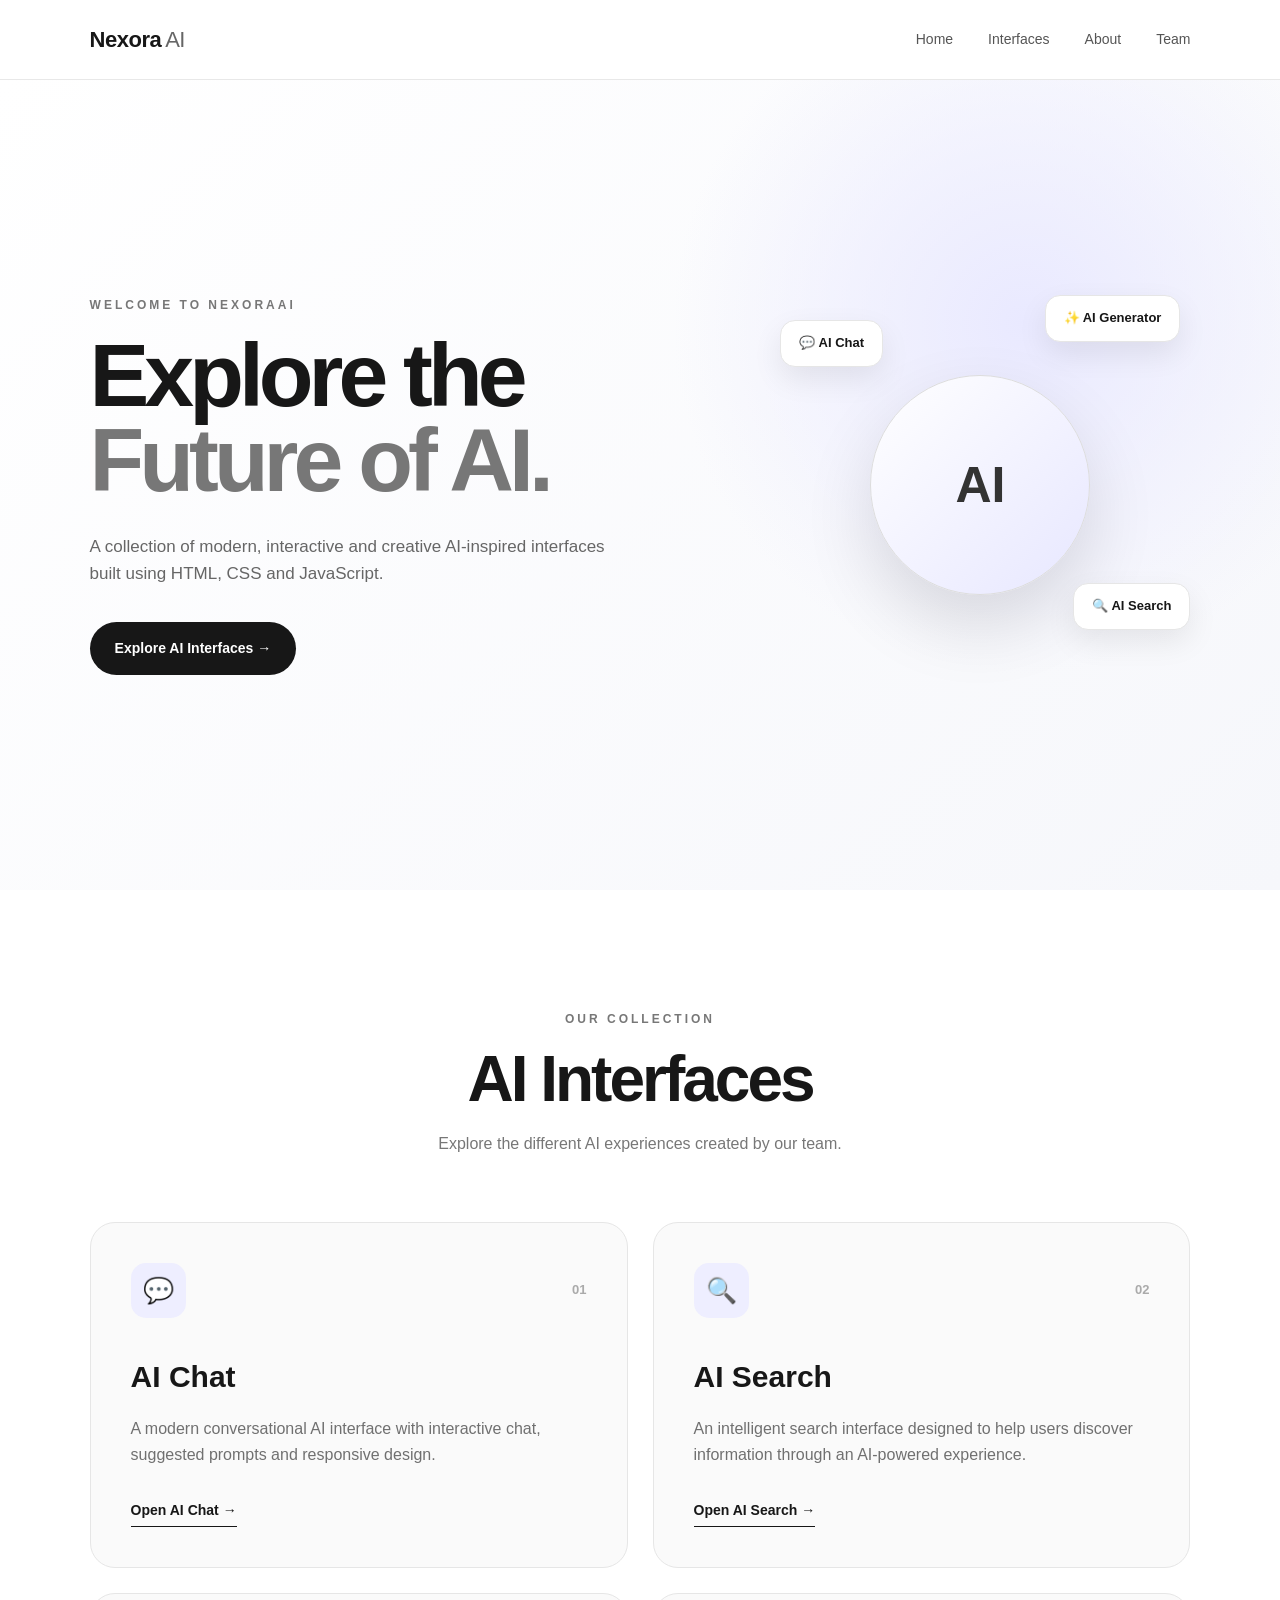
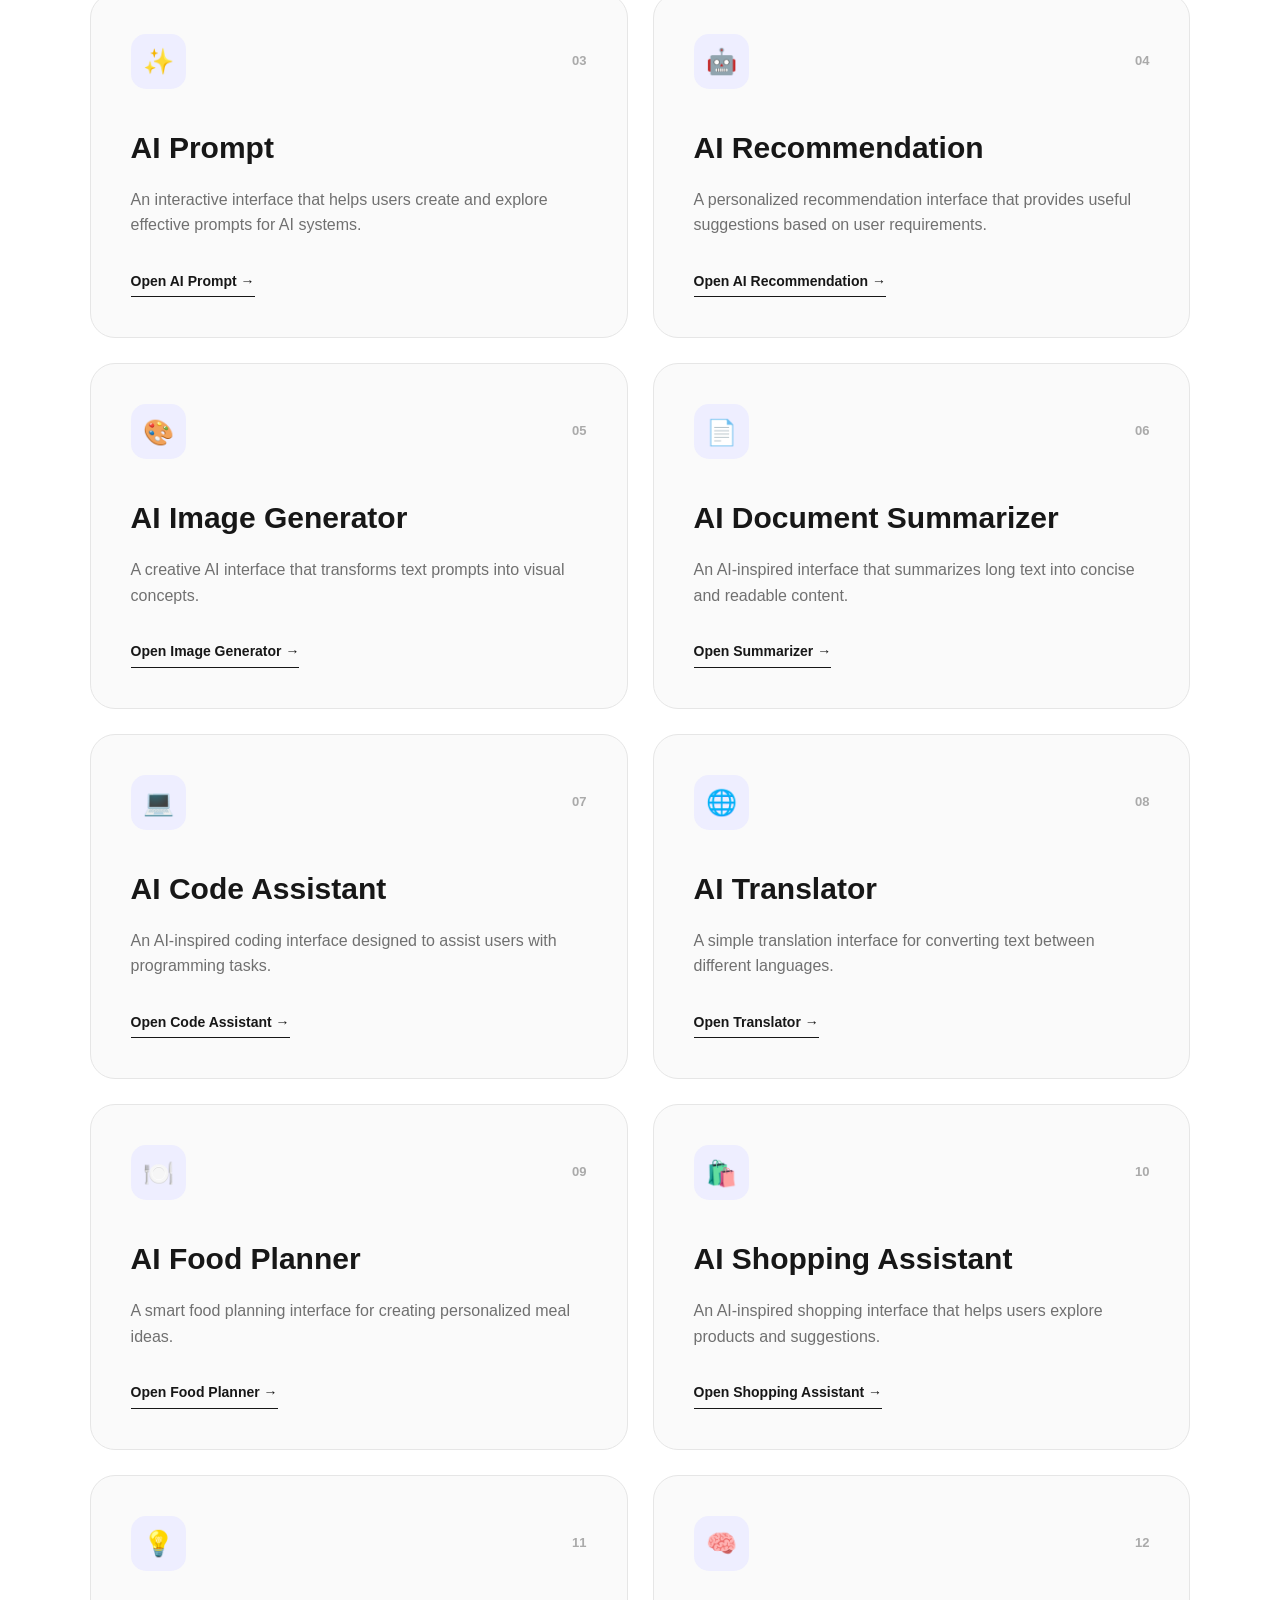
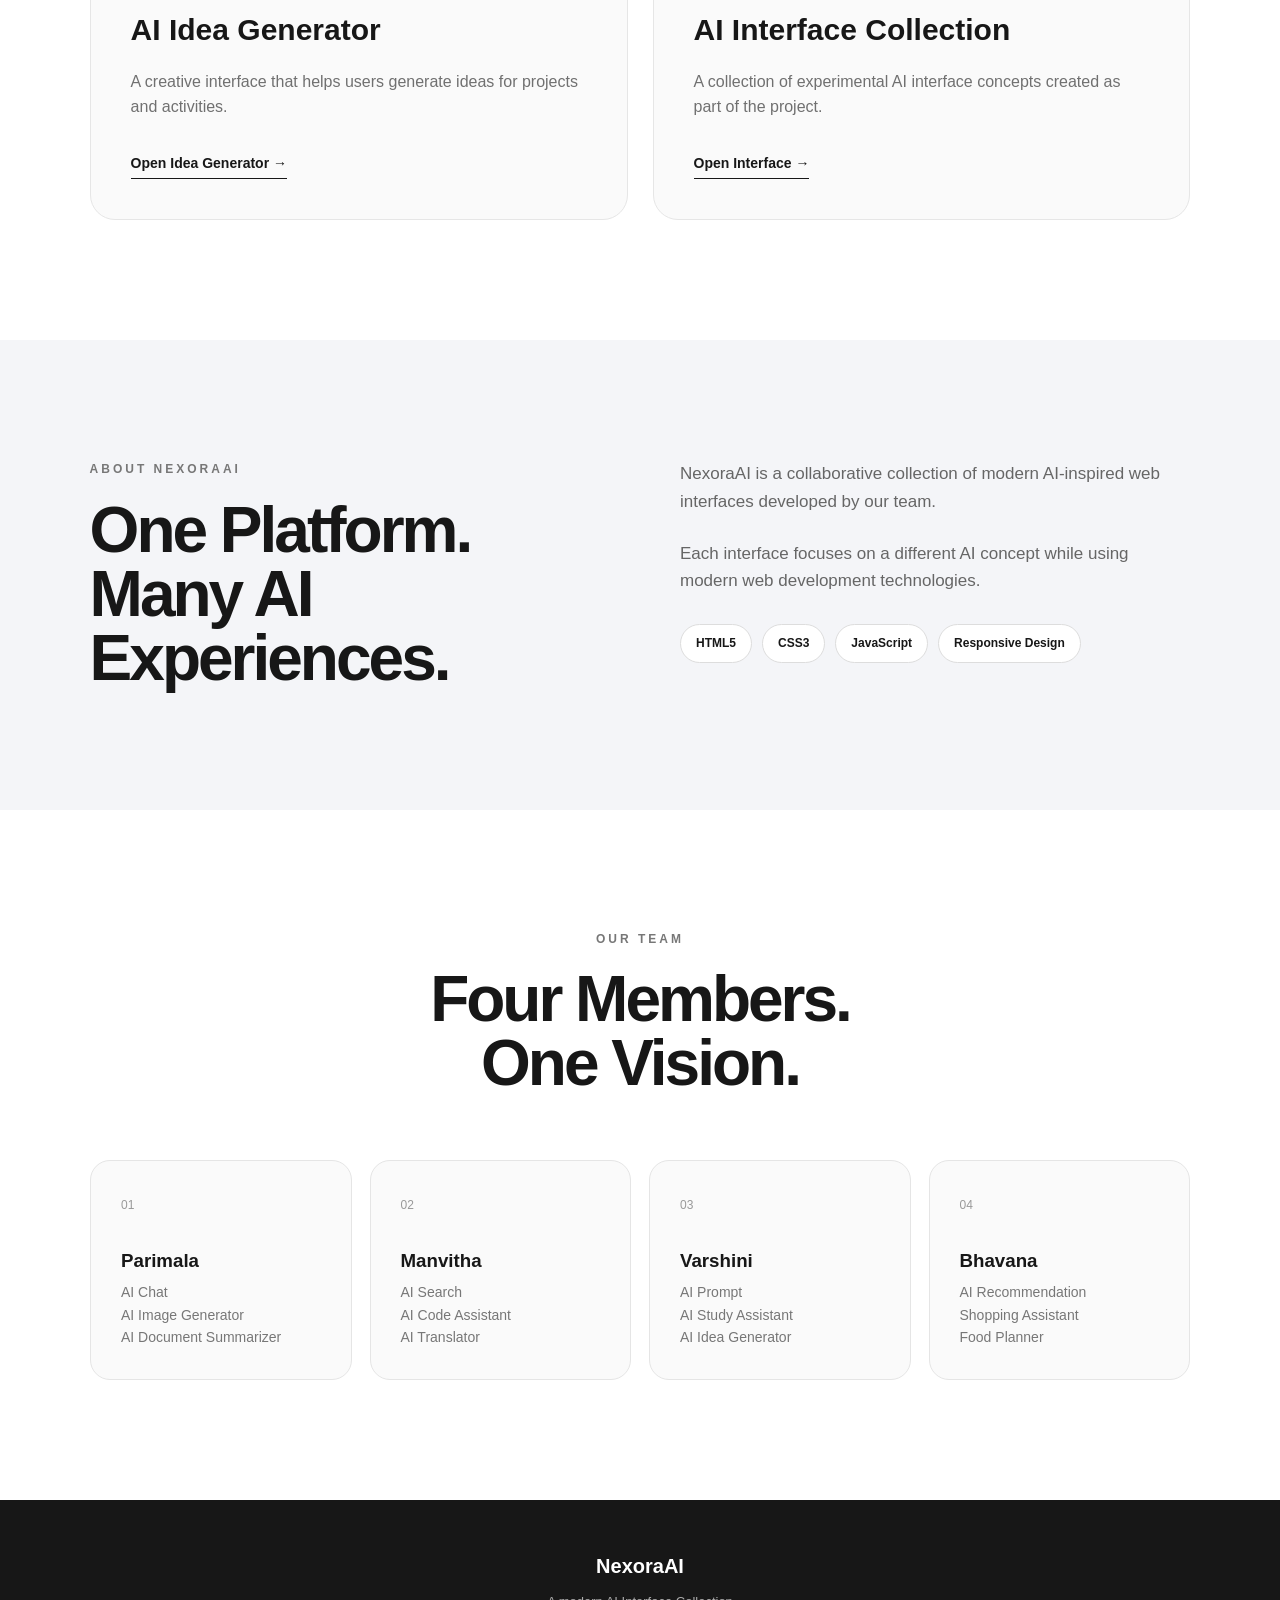
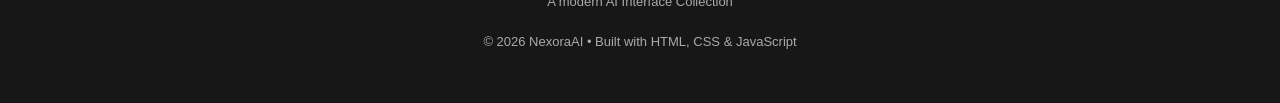
<file: index.html>
<!DOCTYPE html>
<html lang="en">

<head>
    <meta charset="UTF-8">
    <meta name="viewport" content="width=device-width, initial-scale=1.0">

    <title>NexoraAI | AI Interface Collection</title>

    <link rel="stylesheet" href="./style.css">
</head>

<body>

    <!-- ================= NAVIGATION ================= -->

    <header class="navbar">

        <div class="logo">
            Nexora<span>AI</span>
        </div>

        <nav class="nav-links">
            <a href="#home">Home</a>
            <a href="#interfaces">Interfaces</a>
            <a href="#about">About</a>
            <a href="#team">Team</a>
        </nav>

    </header>


    <!-- ================= HERO ================= -->

    <section class="hero" id="home">

        <div class="hero-content">

            <p class="tag">WELCOME TO NEXORAAI</p>

            <h1>
                Explore the
                <span>Future of AI.</span>
            </h1>

            <p class="hero-description">
                A collection of modern, interactive and creative
                AI-inspired interfaces built using HTML, CSS and JavaScript.
            </p>

            <a href="#interfaces" class="hero-button">
                Explore AI Interfaces →
            </a>

        </div>


        <div class="hero-visual">

            <div class="ai-orb">
                AI
            </div>

            <div class="floating-card card-one">
                💬 AI Chat
            </div>

            <div class="floating-card card-two">
                🔍 AI Search
            </div>

            <div class="floating-card card-three">
                ✨ AI Generator
            </div>

        </div>

    </section>



    <!-- ================= INTERFACES ================= -->

    <section class="interfaces" id="interfaces">

        <div class="section-heading">

            <p class="tag">OUR COLLECTION</p>

            <h2>AI Interfaces</h2>

            <p>
                Explore the different AI experiences created by our team.
            </p>

        </div>


        <div class="cards">


            <!-- 01 AI CHAT -->

            <article class="project-card">

                <div class="card-top">

                    <div class="icon">💬</div>

                    <span class="number">01</span>

                </div>

                <h3>AI Chat</h3>

                <p>
                    A modern conversational AI interface with
                    interactive chat, suggested prompts and
                    responsive design.
                </p>

                <a href="./AI-Chat/index.html"
                   target="_blank"
                   class="project-link">

                    Open AI Chat →

                </a>

            </article>



            <!-- 02 AI SEARCH -->

            <article class="project-card">

                <div class="card-top">

                    <div class="icon">🔍</div>

                    <span class="number">02</span>

                </div>

                <h3>AI Search</h3>

                <p>
                    An intelligent search interface designed
                    to help users discover information through
                    an AI-powered experience.
                </p>

                <a href="./AI-search/index.html"
                   target="_blank"
                   class="project-link">

                    Open AI Search →

                </a>

            </article>



            <!-- 03 AI PROMPT -->

            <article class="project-card">

                <div class="card-top">

                    <div class="icon">✨</div>

                    <span class="number">03</span>

                </div>

                <h3>AI Prompt</h3>

                <p>
                    An interactive interface that helps users
                    create and explore effective prompts
                    for AI systems.
                </p>

                <a href="./ai%20prompt/index.html"
                   target="_blank"
                   class="project-link">

                    Open AI Prompt →

                </a>

            </article>



            <!-- 04 AI RECOMMENDATION -->

            <article class="project-card">

                <div class="card-top">

                    <div class="icon">🤖</div>

                    <span class="number">04</span>

                </div>

                <h3>AI Recommendation</h3>

                <p>
                    A personalized recommendation interface
                    that provides useful suggestions based
                    on user requirements.
                </p>

                <a href="./ai%20recommendation/index.html"
                   target="_blank"
                   class="project-link">

                    Open AI Recommendation →

                </a>

            </article>



            <!-- 05 AI IMAGE GENERATOR -->

            <article class="project-card">

                <div class="card-top">

                    <div class="icon">🎨</div>

                    <span class="number">05</span>

                </div>

                <h3>AI Image Generator</h3>

                <p>
                    A creative AI interface that transforms
                    text prompts into visual concepts.
                </p>

                <a href="./AI%20Image%20Generator/index.html"
                   target="_blank"
                   class="project-link">

                    Open Image Generator →

                </a>

            </article>



            <!-- 06 AI DOCUMENT SUMMARIZER -->

            <article class="project-card">

                <div class="card-top">

                    <div class="icon">📄</div>

                    <span class="number">06</span>

                </div>

                <h3>AI Document Summarizer</h3>

                <p>
                    An AI-inspired interface that summarizes
                    long text into concise and readable content.
                </p>

                <a href="./AI%20Document%20Summarizer/index.html"
                   target="_blank"
                   class="project-link">

                    Open Summarizer →

                </a>

            </article>



            <!-- 07 AI CODE ASSISTANT -->

            <article class="project-card">

                <div class="card-top">

                    <div class="icon">💻</div>

                    <span class="number">07</span>

                </div>

                <h3>AI Code Assistant</h3>

                <p>
                    An AI-inspired coding interface designed
                    to assist users with programming tasks.
                </p>

                <a href="./AI-Code-Assistant/index.html"
                   target="_blank"
                   class="project-link">

                    Open Code Assistant →

                </a>

            </article>



            <!-- 08 AI TRANSLATOR -->

            <article class="project-card">

                <div class="card-top">

                    <div class="icon">🌐</div>

                    <span class="number">08</span>

                </div>

                <h3>AI Translator</h3>

                <p>
                    A simple translation interface for
                    converting text between different languages.
                </p>

                <a href="./AI-Translator/index.html"
                   target="_blank"
                   class="project-link">

                    Open Translator →

                </a>

            </article>



            <!-- 09 AI FOOD PLANNER -->

            <article class="project-card">

                <div class="card-top">

                    <div class="icon">🍽️</div>

                    <span class="number">09</span>

                </div>

                <h3>AI Food Planner</h3>

                <p>
                    A smart food planning interface for
                    creating personalized meal ideas.
                </p>

                <a href="./AI%20food%20planner/index.html"
                   target="_blank"
                   class="project-link">

                    Open Food Planner →

                </a>

            </article>



            <!-- 10 AI SHOPPING ASSISTANT -->

            <article class="project-card">

                <div class="card-top">

                    <div class="icon">🛍️</div>

                    <span class="number">10</span>

                </div>

                <h3>AI Shopping Assistant</h3>

                <p>
                    An AI-inspired shopping interface that
                    helps users explore products and suggestions.
                </p>

                <a href="./shoppinh%20assistant/index.html"
                   target="_blank"
                   class="project-link">

                    Open Shopping Assistant →

                </a>

            </article>



            <!-- 11 AI IDEA GENERATOR -->

            <article class="project-card">

                <div class="card-top">

                    <div class="icon">💡</div>

                    <span class="number">11</span>

                </div>

                <h3>AI Idea Generator</h3>

                <p>
                    A creative interface that helps users
                    generate ideas for projects and activities.
                </p>

                <a href="./ai%20idea%20generator/index.html"
                   target="_blank"
                   class="project-link">

                    Open Idea Generator →

                </a>

            </article>



            <!-- 12 AI INTERFACE COLLECTION -->

            <article class="project-card">

                <div class="card-top">

                    <div class="icon">🧠</div>

                    <span class="number">12</span>

                </div>

                <h3>AI Interface Collection</h3>

                <p>
                    A collection of experimental AI interface
                    concepts created as part of the project.
                </p>

                <a href="./ai%20interface%20collection/index.html"
                   target="_blank"
                   class="project-link">

                    Open Interface →

                </a>

            </article>


        </div>

    </section>



    <!-- ================= ABOUT ================= -->

    <section class="about" id="about">

        <div class="about-heading">

            <p class="tag">ABOUT NEXORAAI</p>

            <h2>
                One Platform.
                <br>
                Many AI Experiences.
            </h2>

        </div>


        <div class="about-content">

            <p>
                NexoraAI is a collaborative collection of
                modern AI-inspired web interfaces developed
                by our team.
            </p>

            <p>
                Each interface focuses on a different AI
                concept while using modern web development
                technologies.
            </p>


            <div class="technology-list">

                <span>HTML5</span>
                <span>CSS3</span>
                <span>JavaScript</span>
                <span>Responsive Design</span>

            </div>

        </div>

    </section>



    <!-- ================= TEAM ================= -->

    <section class="team" id="team">

        <div class="section-heading">

            <p class="tag">OUR TEAM</p>

            <h2>
                Four Members.
                <br>
                One Vision.
            </h2>

        </div>


        <div class="team-grid">


            <div class="team-member">

                <span>01</span>

                <h3>Parimala</h3>

                <p>AI Chat</p>
                <p>AI Image Generator</p>
                <p>AI Document Summarizer</p>

            </div>


            <div class="team-member">

                <span>02</span>

                <h3>Manvitha</h3>

                <p>AI Search</p>
                <p>AI Code Assistant</p>
                <p>AI Translator</p>

            </div>


            <div class="team-member">

                <span>03</span>

                <h3>Varshini</h3>

                <p>AI Prompt</p>
                <p>AI Study Assistant</p>
                <p>AI Idea Generator</p>

            </div>


            <div class="team-member">

                <span>04</span>

                <h3>Bhavana</h3>

                <p>AI Recommendation</p>
                <p>Shopping Assistant</P>
                <p>Food Planner</p>

            </div>


        </div>

    </section>



    <!-- ================= FOOTER ================= -->

    <footer>

        <div class="footer-logo">
            NexoraAI
        </div>

        <p>
            A modern AI Interface Collection
        </p>

        <p class="copyright">
            © 2026 NexoraAI • Built with HTML, CSS & JavaScript
        </p>

    </footer>


</body>

</html>
</file>
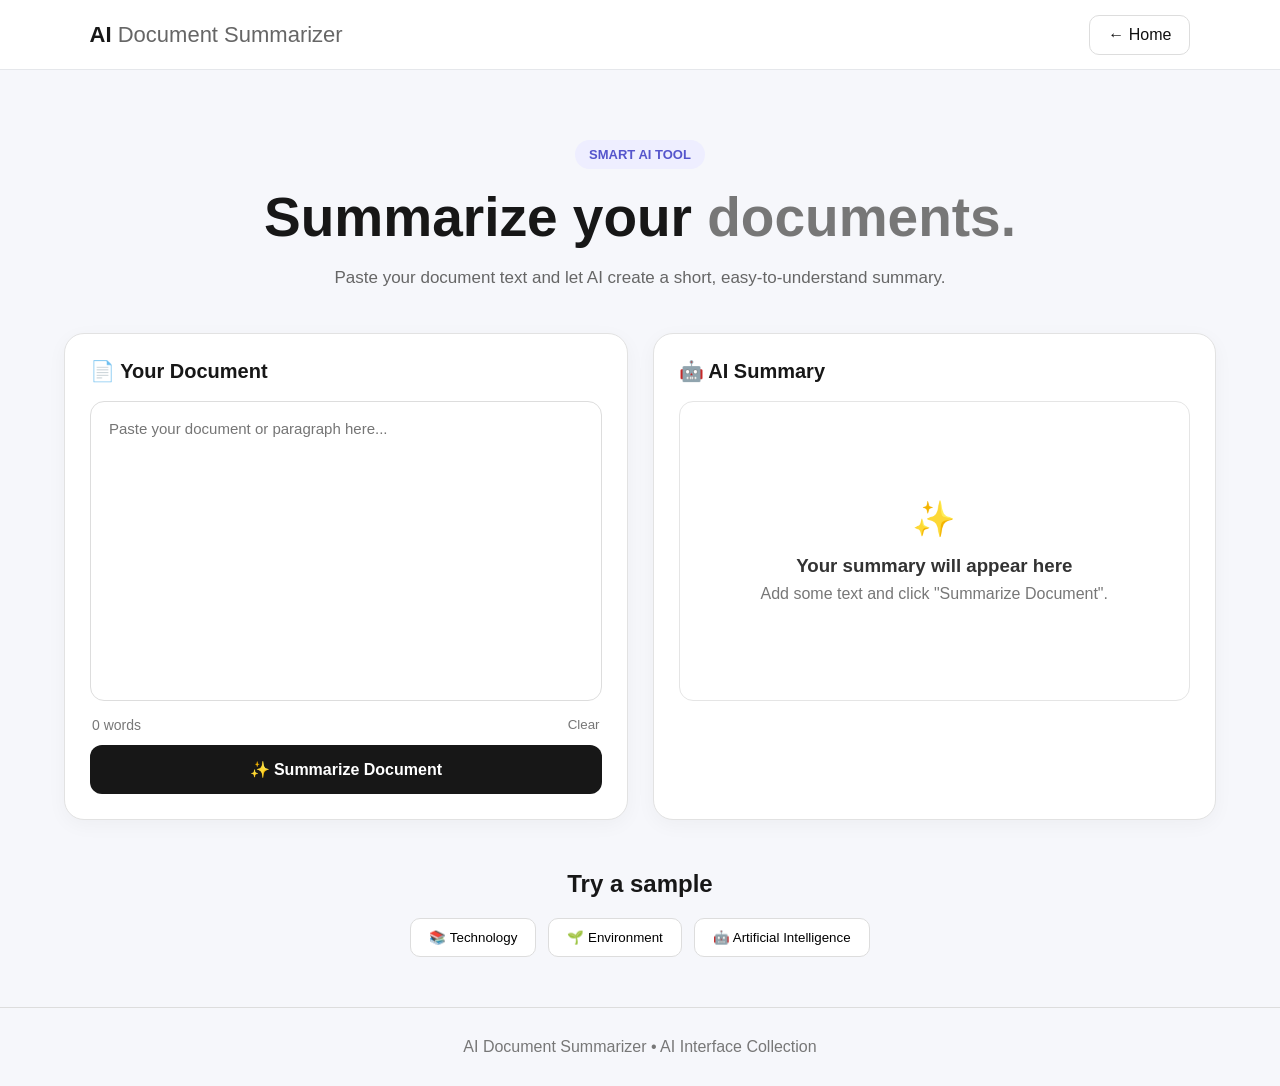
<file: AI Document Summarizer/index.html>
<!DOCTYPE html>
<html lang="en">
<head>
    <meta charset="UTF-8">
    <meta name="viewport" content="width=device-width, initial-scale=1.0">

    <title>AI Document Summarizer</title>

    <link rel="stylesheet" href="style.css">
</head>

<body>

    <header class="navbar">

        <div class="logo">
            AI <span>Document Summarizer</span>
        </div>

        <a href="../index.html" class="home-btn">
            ← Home
        </a>

    </header>


    <main class="container">

        <section class="hero">

            <p class="tag">SMART AI TOOL</p>

            <h1>
                Summarize your
                <span>documents.</span>
            </h1>

            <p class="description">
                Paste your document text and let AI create a short,
                easy-to-understand summary.
            </p>

        </section>


        <section class="summarizer">

            <!-- INPUT SECTION -->

            <div class="input-card">

                <div class="card-header">
                    <h2>📄 Your Document</h2>
                </div>

                <textarea
                    id="documentText"
                    placeholder="Paste your document or paragraph here..."
                ></textarea>

                <div class="input-info">
                    <span id="wordCount">0 words</span>
                    <button class="clear-btn" onclick="clearText()">
                        Clear
                    </button>
                </div>

                <button class="summarize-btn" onclick="summarizeDocument()">
                    ✨ Summarize Document
                </button>

            </div>


            <!-- OUTPUT SECTION -->

            <div class="output-card">

                <div class="card-header">
                    <h2>🤖 AI Summary</h2>
                </div>

                <div id="summaryBox" class="summary-box">

                    <div class="empty-state">

                        <div class="empty-icon">✨</div>

                        <h3>Your summary will appear here</h3>

                        <p>
                            Add some text and click
                            "Summarize Document".
                        </p>

                    </div>

                </div>

                <div id="summaryInfo" class="summary-info hidden">

                    <span id="summaryWords">
                        0 words
                    </span>

                    <button onclick="copySummary()">
                        📋 Copy Summary
                    </button>

                </div>

            </div>

        </section>


        <!-- SAMPLE DOCUMENTS -->

        <section class="examples">

            <h2>Try a sample</h2>

            <div class="example-buttons">

                <button onclick="loadExample(1)">
                    📚 Technology
                </button>

                <button onclick="loadExample(2)">
                    🌱 Environment
                </button>

                <button onclick="loadExample(3)">
                    🤖 Artificial Intelligence
                </button>

            </div>

        </section>

    </main>


    <footer>

        <p>
            AI Document Summarizer • AI Interface Collection
        </p>

    </footer>


    <script src="script.js"></script>

</body>
</html>
</file>
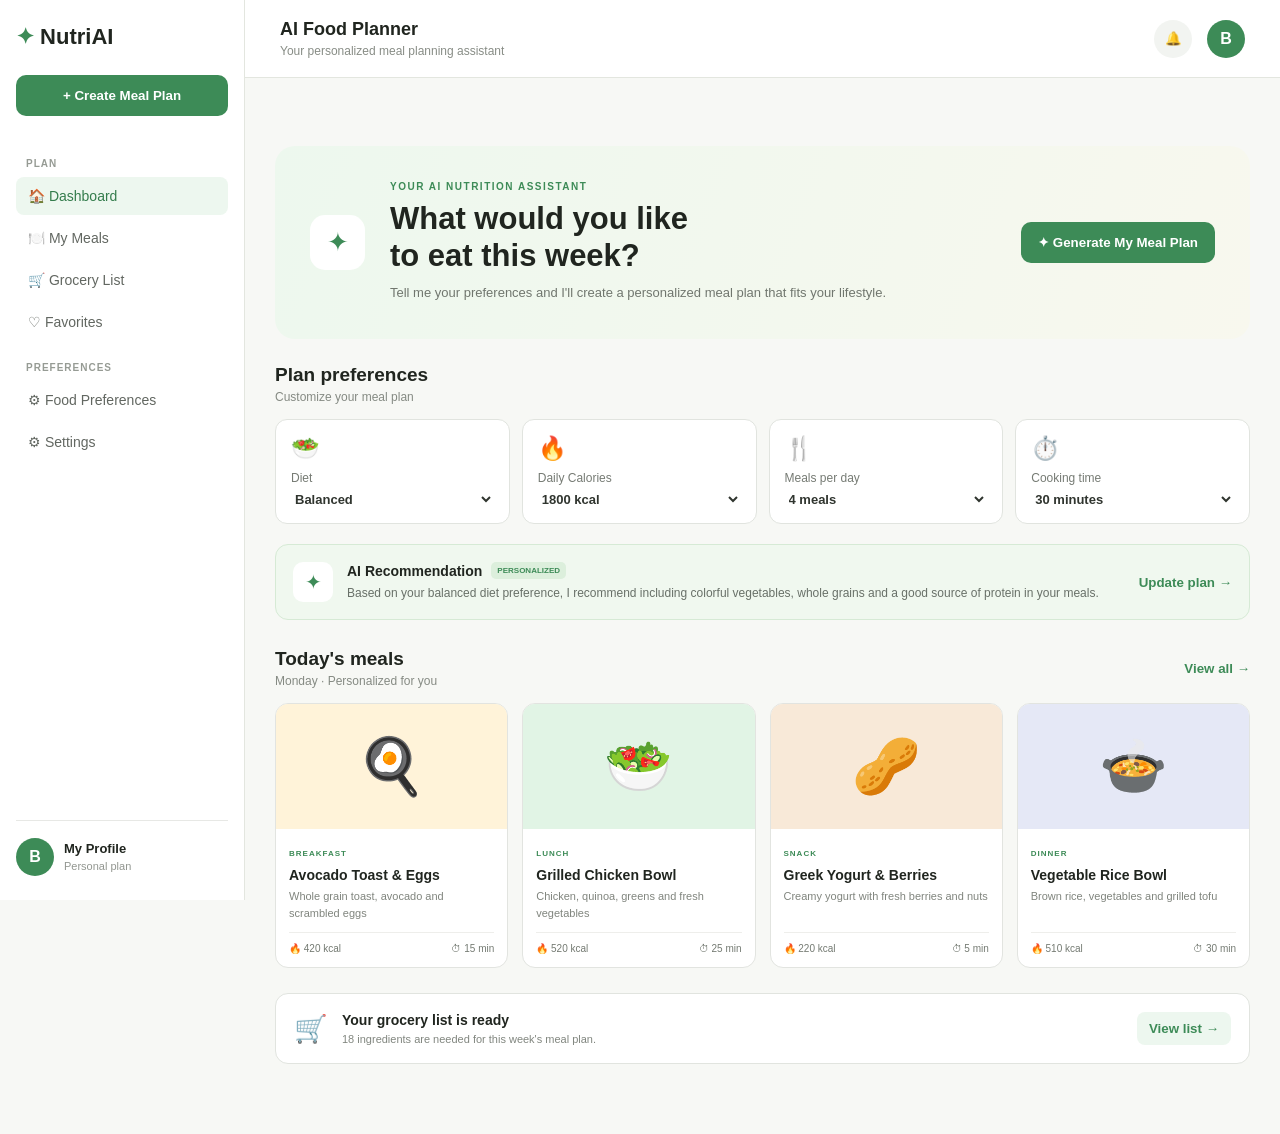
<file: AI food planner/index.html>
<!DOCTYPE html>
<html lang="en">
<head>
    <meta charset="UTF-8">
    <meta name="viewport" content="width=device-width, initial-scale=1.0">
    <title>NutriAI - AI Food Planner</title>
    <link rel="stylesheet" href="style.css">
</head>

<body>

<div class="app">

    <!-- Sidebar -->
    <aside class="sidebar">

        <div class="logo">
            <span>✦</span> NutriAI
        </div>

        <button class="new-plan" onclick="createPlan()">
            + Create Meal Plan
        </button>

        <p class="menu-title">PLAN</p>

        <button class="menu-item active" onclick="showSection('dashboard')">
            🏠 Dashboard
        </button>

        <button class="menu-item" onclick="showSection('meals')">
            🍽️ My Meals
        </button>

        <button class="menu-item" onclick="showSection('grocery')">
            🛒 Grocery List
        </button>

        <button class="menu-item" onclick="showSection('favorites')">
            ♡ Favorites
        </button>

        <p class="menu-title">PREFERENCES</p>

        <button class="menu-item" onclick="showToast('Preferences opened')">
            ⚙ Food Preferences
        </button>

        <button class="menu-item" onclick="showToast('Settings opened')">
            ⚙ Settings
        </button>

        <div class="sidebar-bottom">
            <div class="user-box">
                <div class="avatar">B</div>
                <div>
                    <strong>My Profile</strong>
                    <small>Personal plan</small>
                </div>
            </div>
        </div>

    </aside>


    <!-- Main -->
    <main class="main">

        <!-- Header -->
        <header class="header">

            <div>
                <h2>AI Food Planner</h2>
                <p>Your personalized meal planning assistant</p>
            </div>

            <div class="header-right">
                <button class="notification">🔔</button>
                <div class="avatar">B</div>
            </div>

        </header>


        <!-- Dashboard -->
        <section id="dashboard" class="page-section">

            <!-- Hero -->
            <section class="hero">

                <div class="hero-icon">✦</div>

                <div>
                    <p class="small-label">YOUR AI NUTRITION ASSISTANT</p>

                    <h1>
                        What would you like<br>
                        to eat this week?
                    </h1>

                    <p class="hero-text">
                        Tell me your preferences and I'll create a personalized
                        meal plan that fits your lifestyle.
                    </p>
                </div>

                <button class="generate-btn" onclick="generatePlan()">
                    ✦ Generate My Meal Plan
                </button>

            </section>


            <!-- Preferences -->
            <section class="preferences">

                <div class="section-title">
                    <div>
                        <h2>Plan preferences</h2>
                        <p>Customize your meal plan</p>
                    </div>
                </div>

                <div class="preference-grid">

                    <div class="preference-card">
                        <span>🥗</span>
                        <label>Diet</label>

                        <select id="diet">
                            <option>Balanced</option>
                            <option>Vegetarian</option>
                            <option>Vegan</option>
                            <option>High Protein</option>
                        </select>
                    </div>


                    <div class="preference-card">
                        <span>🔥</span>
                        <label>Daily Calories</label>

                        <select id="calories">
                            <option>1500 kcal</option>
                            <option selected>1800 kcal</option>
                            <option>2000 kcal</option>
                            <option>2200 kcal</option>
                        </select>
                    </div>


                    <div class="preference-card">
                        <span>🍴</span>
                        <label>Meals per day</label>

                        <select id="mealCount">
                            <option>3 meals</option>
                            <option selected>4 meals</option>
                            <option>5 meals</option>
                        </select>
                    </div>


                    <div class="preference-card">
                        <span>⏱️</span>
                        <label>Cooking time</label>

                        <select id="cookingTime">
                            <option>15 minutes</option>
                            <option selected>30 minutes</option>
                            <option>45 minutes</option>
                            <option>1 hour</option>
                        </select>
                    </div>

                </div>

            </section>


            <!-- AI Recommendation -->
            <section class="ai-card">

                <div class="ai-symbol">✦</div>

                <div class="ai-content">

                    <div class="ai-heading">
                        <h3>AI Recommendation</h3>
                        <span>PERSONALIZED</span>
                    </div>

                    <p id="aiMessage">
                        Based on your balanced diet preference, I recommend
                        including colorful vegetables, whole grains and a good
                        source of protein in your meals.
                    </p>

                </div>

                <button onclick="generatePlan()">
                    Update plan →
                </button>

            </section>


            <!-- Today's Meals -->
            <section class="meals-section">

                <div class="section-title">

                    <div>
                        <h2>Today's meals</h2>
                        <p>Monday · Personalized for you</p>
                    </div>

                    <button class="view-button" onclick="showSection('meals')">
                        View all →
                    </button>

                </div>


                <div class="meal-grid">

                    <!-- Breakfast -->
                    <div class="meal-card">

                        <div class="meal-image breakfast">
                            🍳
                        </div>

                        <div class="meal-info">

                            <span class="meal-type">BREAKFAST</span>

                            <h3>Avocado Toast & Eggs</h3>

                            <p>
                                Whole grain toast, avocado and scrambled eggs
                            </p>

                            <div class="meal-bottom">
                                <span>🔥 420 kcal</span>
                                <span>⏱ 15 min</span>
                            </div>

                        </div>

                    </div>


                    <!-- Lunch -->
                    <div class="meal-card">

                        <div class="meal-image lunch">
                            🥗
                        </div>

                        <div class="meal-info">

                            <span class="meal-type">LUNCH</span>

                            <h3>Grilled Chicken Bowl</h3>

                            <p>
                                Chicken, quinoa, greens and fresh vegetables
                            </p>

                            <div class="meal-bottom">
                                <span>🔥 520 kcal</span>
                                <span>⏱ 25 min</span>
                            </div>

                        </div>

                    </div>


                    <!-- Snack -->
                    <div class="meal-card">

                        <div class="meal-image snack">
                            🥜
                        </div>

                        <div class="meal-info">

                            <span class="meal-type">SNACK</span>

                            <h3>Greek Yogurt & Berries</h3>

                            <p>
                                Creamy yogurt with fresh berries and nuts
                            </p>

                            <div class="meal-bottom">
                                <span>🔥 220 kcal</span>
                                <span>⏱ 5 min</span>
                            </div>

                        </div>

                    </div>


                    <!-- Dinner -->
                    <div class="meal-card">

                        <div class="meal-image dinner">
                            🍲
                        </div>

                        <div class="meal-info">

                            <span class="meal-type">DINNER</span>

                            <h3>Vegetable Rice Bowl</h3>

                            <p>
                                Brown rice, vegetables and grilled tofu
                            </p>

                            <div class="meal-bottom">
                                <span>🔥 510 kcal</span>
                                <span>⏱ 30 min</span>
                            </div>

                        </div>

                    </div>

                </div>

            </section>


            <!-- Grocery Preview -->
            <section class="grocery-card">

                <div>
                    <span class="grocery-icon">🛒</span>
                </div>

                <div class="grocery-content">

                    <h3>Your grocery list is ready</h3>

                    <p>
                        18 ingredients are needed for this week's meal plan.
                    </p>

                </div>

                <button onclick="showSection('grocery')">
                    View list →
                </button>

            </section>

        </section>


        <!-- Meals Page -->
        <section id="meals" class="page-section hidden">

            <div class="page-title">
                <h1>My Meals</h1>
                <p>Your personalized meal collection</p>
            </div>

            <div class="large-meal-grid">

                <div class="large-meal">
                    <div class="large-image">🥞</div>
                    <div>
                        <span>BREAKFAST</span>
                        <h3>Banana Oat Pancakes</h3>
                        <p>Oats, banana, milk and fresh berries.</p>
                        <strong>380 kcal · 20 min</strong>
                    </div>
                </div>

                <div class="large-meal">
                    <div class="large-image">🍛</div>
                    <div>
                        <span>LUNCH</span>
                        <h3>Vegetable Rice Bowl</h3>
                        <p>Rice, vegetables, tofu and herbs.</p>
                        <strong>480 kcal · 25 min</strong>
                    </div>
                </div>

                <div class="large-meal">
                    <div class="large-image">🥙</div>
                    <div>
                        <span>DINNER</span>
                        <h3>Paneer Wrap</h3>
                        <p>Paneer, vegetables and whole wheat wrap.</p>
                        <strong>510 kcal · 30 min</strong>
                    </div>
                </div>

            </div>

        </section>


        <!-- Grocery Page -->
        <section id="grocery" class="page-section hidden">

            <div class="page-title">
                <h1>Grocery List</h1>
                <p>Ingredients generated from your meal plan</p>
            </div>

            <div class="grocery-list">

                <label>
                    <input type="checkbox">
                    Whole grain bread
                </label>

                <label>
                    <input type="checkbox">
                    Avocado
                </label>

                <label>
                    <input type="checkbox">
                    Eggs
                </label>

                <label>
                    <input type="checkbox">
                    Chicken breast
                </label>

                <label>
                    <input type="checkbox">
                    Quinoa
                </label>

                <label>
                    <input type="checkbox">
                    Greek yogurt
                </label>

                <label>
                    <input type="checkbox">
                    Fresh berries
                </label>

                <label>
                    <input type="checkbox">
                    Mixed vegetables
                </label>

                <label>
                    <input type="checkbox">
                    Brown rice
                </label>

                <label>
                    <input type="checkbox">
                    Tofu
                </label>

            </div>

        </section>


        <!-- Favorites -->
        <section id="favorites" class="page-section hidden">

            <div class="page-title">
                <h1>Favorite Meals</h1>
                <p>Your saved meal ideas</p>
            </div>

            <div class="favorite-box">

                <div>❤️</div>

                <h2>Your favorite meals will appear here</h2>

                <p>
                    Save meals you love and quickly add them to your future
                    meal plans.
                </p>

            </div>

        </section>

    </main>

</div>


<!-- Toast -->
<div id="toast" class="toast"></div>

<script src="script.js"></script>

</body>
</html>
</file>
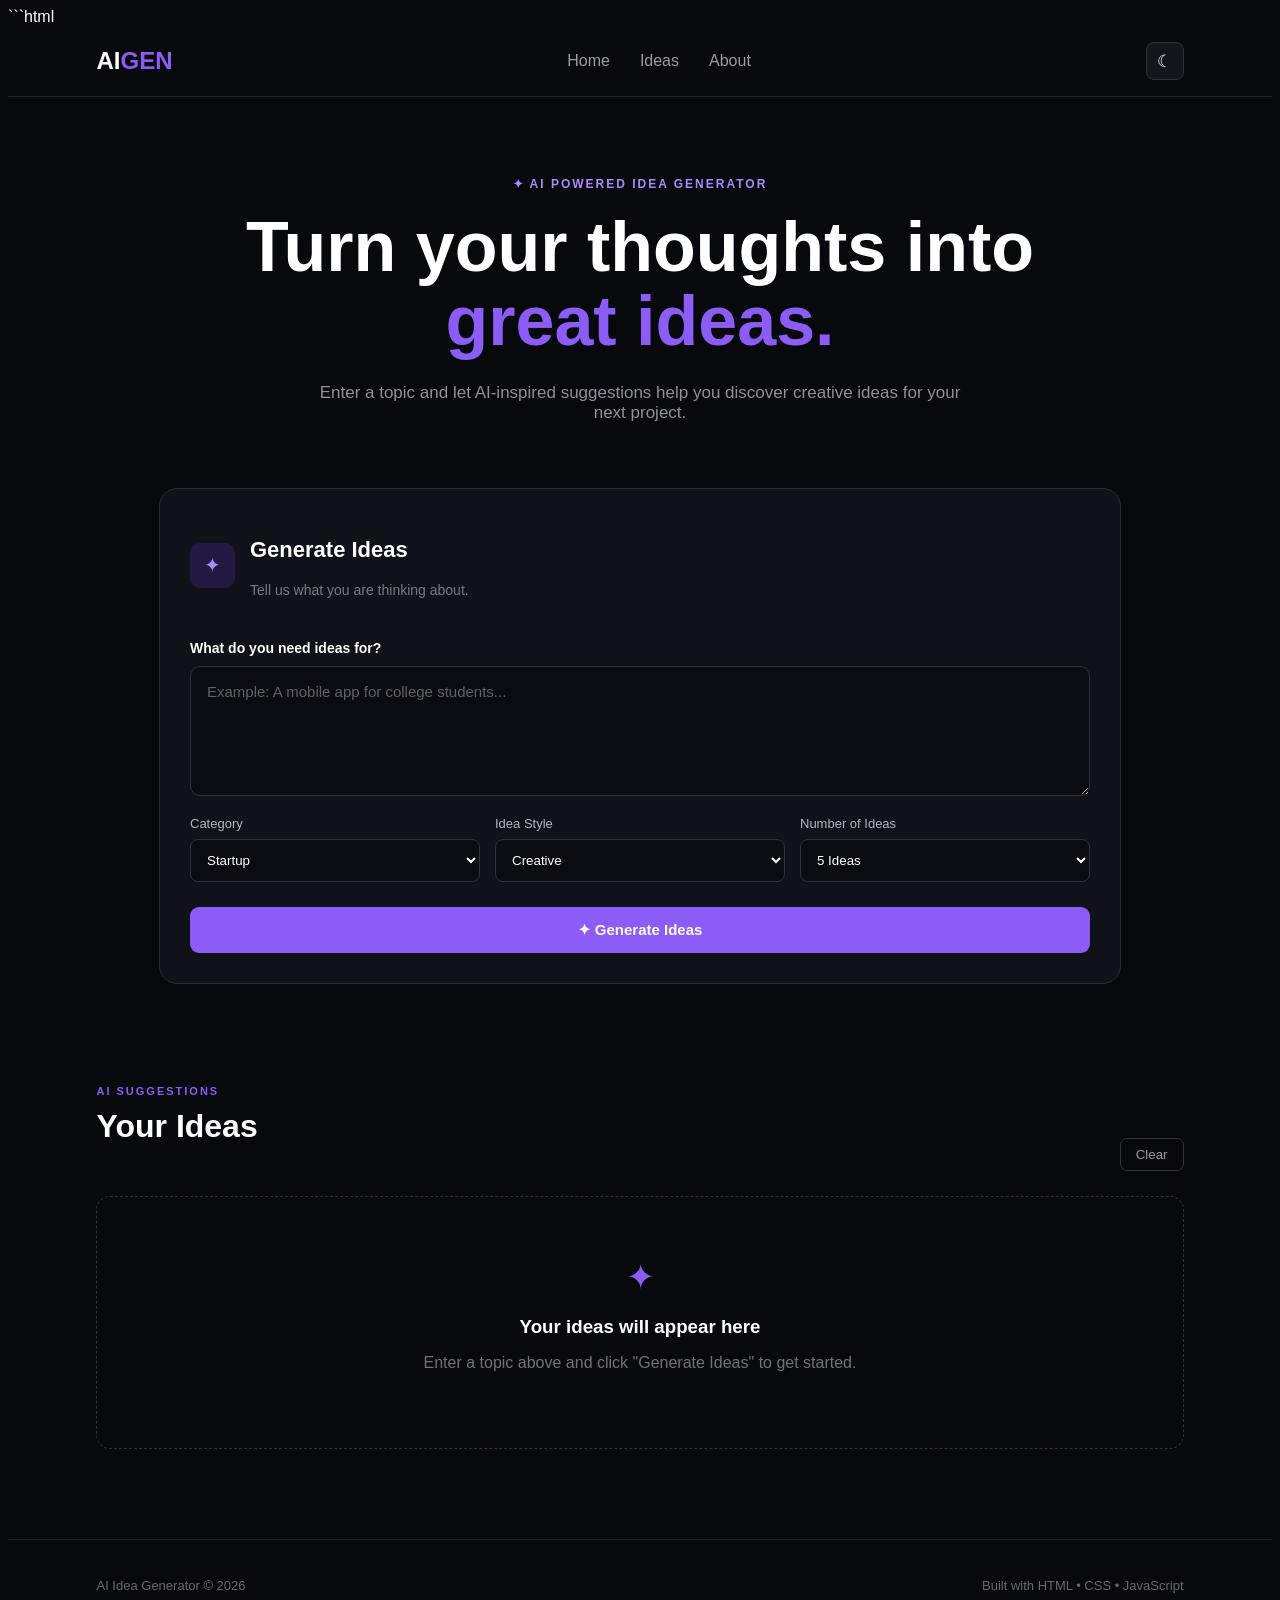
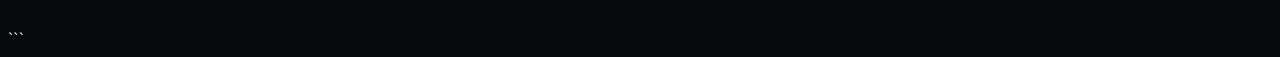
<file: ai idea generator/index.html>
```html
<!DOCTYPE html>
<html lang="en">
<head>
    <meta charset="UTF-8">
    <meta name="viewport" content="width=device-width, initial-scale=1.0">
    <title>AI Idea Generator</title>
    <link rel="stylesheet" href="style.css">
</head>

<body>

    <header class="navbar">
        <div class="logo">AI<span>GEN</span></div>

        <nav>
            <a href="#">Home</a>
            <a href="#">Ideas</a>
            <a href="#">About</a>
        </nav>

        <button class="theme-btn" id="themeBtn">☾</button>
    </header>

    <main>

        <section class="hero">
            <div class="badge">✦ AI POWERED IDEA GENERATOR</div>

            <h1>
                Turn your thoughts into
                <span>great ideas.</span>
            </h1>

            <p>
                Enter a topic and let AI-inspired suggestions help you
                discover creative ideas for your next project.
            </p>
        </section>

        <section class="generator">

            <div class="generator-card">

                <div class="card-title">
                    <div class="title-icon">✦</div>

                    <div>
                        <h2>Generate Ideas</h2>
                        <p>Tell us what you are thinking about.</p>
                    </div>
                </div>

                <label for="topic">What do you need ideas for?</label>

                <textarea
                    id="topic"
                    placeholder="Example: A mobile app for college students..."
                ></textarea>

                <div class="options">

                    <div class="option">
                        <label for="category">Category</label>

                        <select id="category">
                            <option value="Startup">Startup</option>
                            <option value="Website">Website</option>
                            <option value="Mobile App">Mobile App</option>
                            <option value="Education">Education</option>
                            <option value="AI">AI</option>
                            <option value="Social Media">Social Media</option>
                        </select>
                    </div>

                    <div class="option">
                        <label for="style">Idea Style</label>

                        <select id="style">
                            <option value="Creative">Creative</option>
                            <option value="Simple">Simple</option>
                            <option value="Innovative">Innovative</option>
                            <option value="Practical">Practical</option>
                        </select>
                    </div>

                    <div class="option">
                        <label for="count">Number of Ideas</label>

                        <select id="count">
                            <option value="3">3 Ideas</option>
                            <option value="5" selected>5 Ideas</option>
                            <option value="7">7 Ideas</option>
                        </select>
                    </div>

                </div>

                <button class="generate-btn" id="generateBtn">
                    ✦ Generate Ideas
                </button>

            </div>

        </section>

        <section class="results" id="resultsSection">

            <div class="results-heading">
                <div>
                    <p class="small-title">AI SUGGESTIONS</p>
                    <h2>Your Ideas</h2>
                </div>

                <button id="clearBtn" class="clear-btn">
                    Clear
                </button>
            </div>

            <div id="ideasContainer" class="ideas-container">

                <div class="empty-state">
                    <div class="empty-icon">✦</div>
                    <h3>Your ideas will appear here</h3>
                    <p>
                        Enter a topic above and click
                        "Generate Ideas" to get started.
                    </p>
                </div>

            </div>

        </section>

    </main>

    <footer>
        <p>AI Idea Generator © 2026</p>
        <p>Built with HTML • CSS • JavaScript</p>
    </footer>

    <script src="script.js"></script>

</body>
</html>
```
</file>
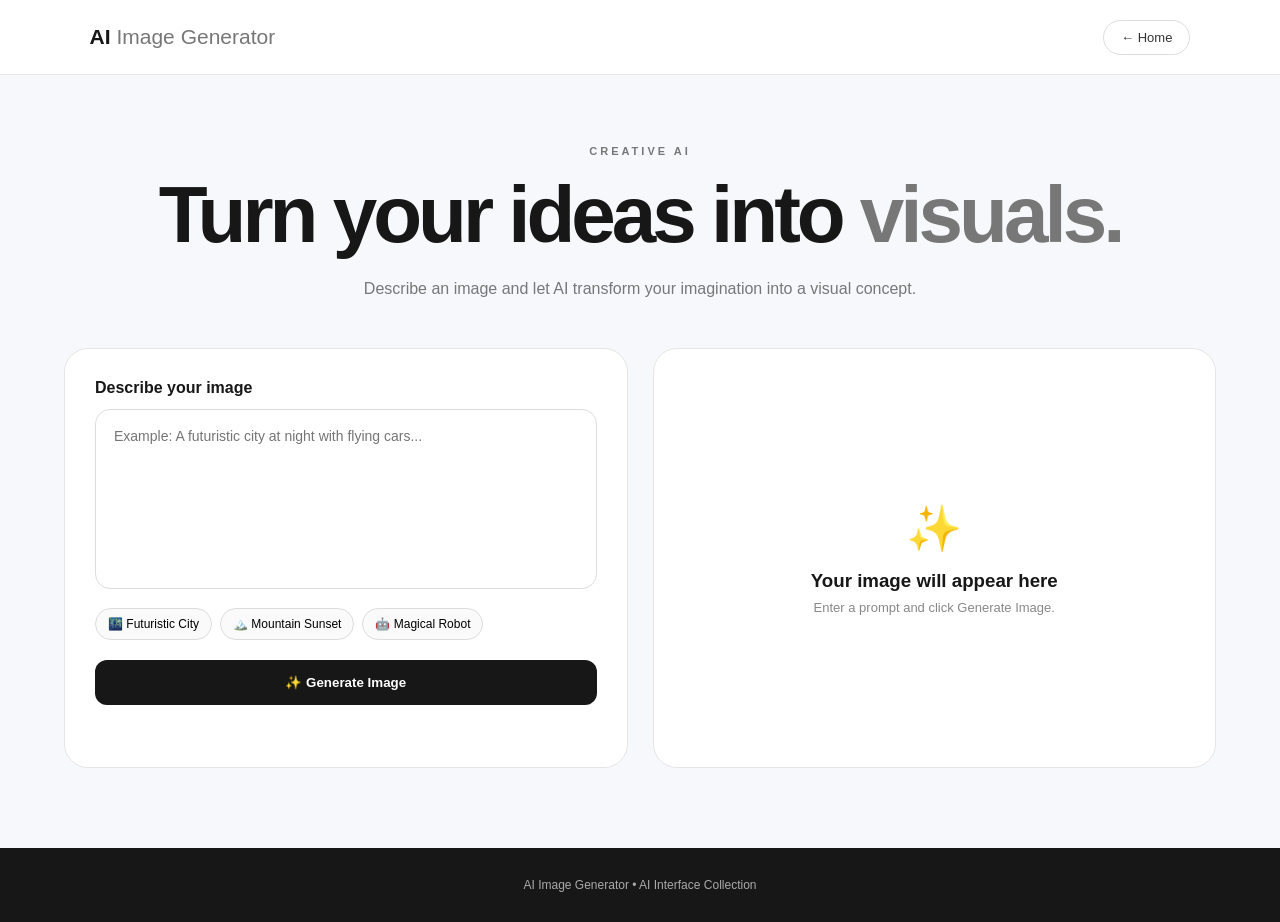
<file: AI Image Generator/index.html>
<!DOCTYPE html>
<html lang="en">
<head>
    <meta charset="UTF-8">
    <meta name="viewport" content="width=device-width, initial-scale=1.0">

    <title>AI Image Generator</title>

    <link rel="stylesheet" href="style.css">
</head>

<body>

    <header class="navbar">

        <div class="logo">
            AI <span>Image Generator</span>
        </div>

        <a href="../index.html" class="home-btn">
            ← Home
        </a>

    </header>


    <main class="container">

        <section class="hero">

            <p class="tag">CREATIVE AI</p>

            <h1>
                Turn your ideas into
                <span>visuals.</span>
            </h1>

            <p class="description">
                Describe an image and let AI transform your imagination
                into a visual concept.
            </p>

        </section>


        <section class="generator">

            <div class="input-section">

                <label for="prompt">
                    Describe your image
                </label>

                <textarea
                    id="prompt"
                    placeholder="Example: A futuristic city at night with flying cars..."
                ></textarea>


                <div class="suggestions">

                    <button onclick="usePrompt('A futuristic city at night with flying cars')">
                        🌃 Futuristic City
                    </button>

                    <button onclick="usePrompt('A peaceful mountain landscape during sunset')">
                        🏔️ Mountain Sunset
                    </button>

                    <button onclick="usePrompt('A cute robot exploring a magical forest')">
                        🤖 Magical Robot
                    </button>

                </div>


                <button class="generate-btn" onclick="generateImage()">
                    ✨ Generate Image
                </button>

            </div>


            <div class="preview-section">

                <div id="placeholder" class="placeholder">

                    <div class="placeholder-icon">
                        ✨
                    </div>

                    <h3>
                        Your image will appear here
                    </h3>

                    <p>
                        Enter a prompt and click Generate Image.
                    </p>

                </div>


                <div id="result" class="result hidden">

                    <div class="generated-image">

                        <div class="image-content">

                            <div class="sun"></div>

                            <div class="mountains"></div>

                            <div class="city">
                                AI
                            </div>

                        </div>

                    </div>

                    <h3 id="resultTitle">
                        Generated Image
                    </h3>

                    <p id="resultPrompt"></p>

                    <button class="download-btn" onclick="downloadImage()">
                        ↓ Download
                    </button>

                </div>

            </div>

        </section>

    </main>


    <footer>

        <p>
            AI Image Generator • AI Interface Collection
        </p>

    </footer>


    <script src="script.js"></script>

</body>
</html>
</file>
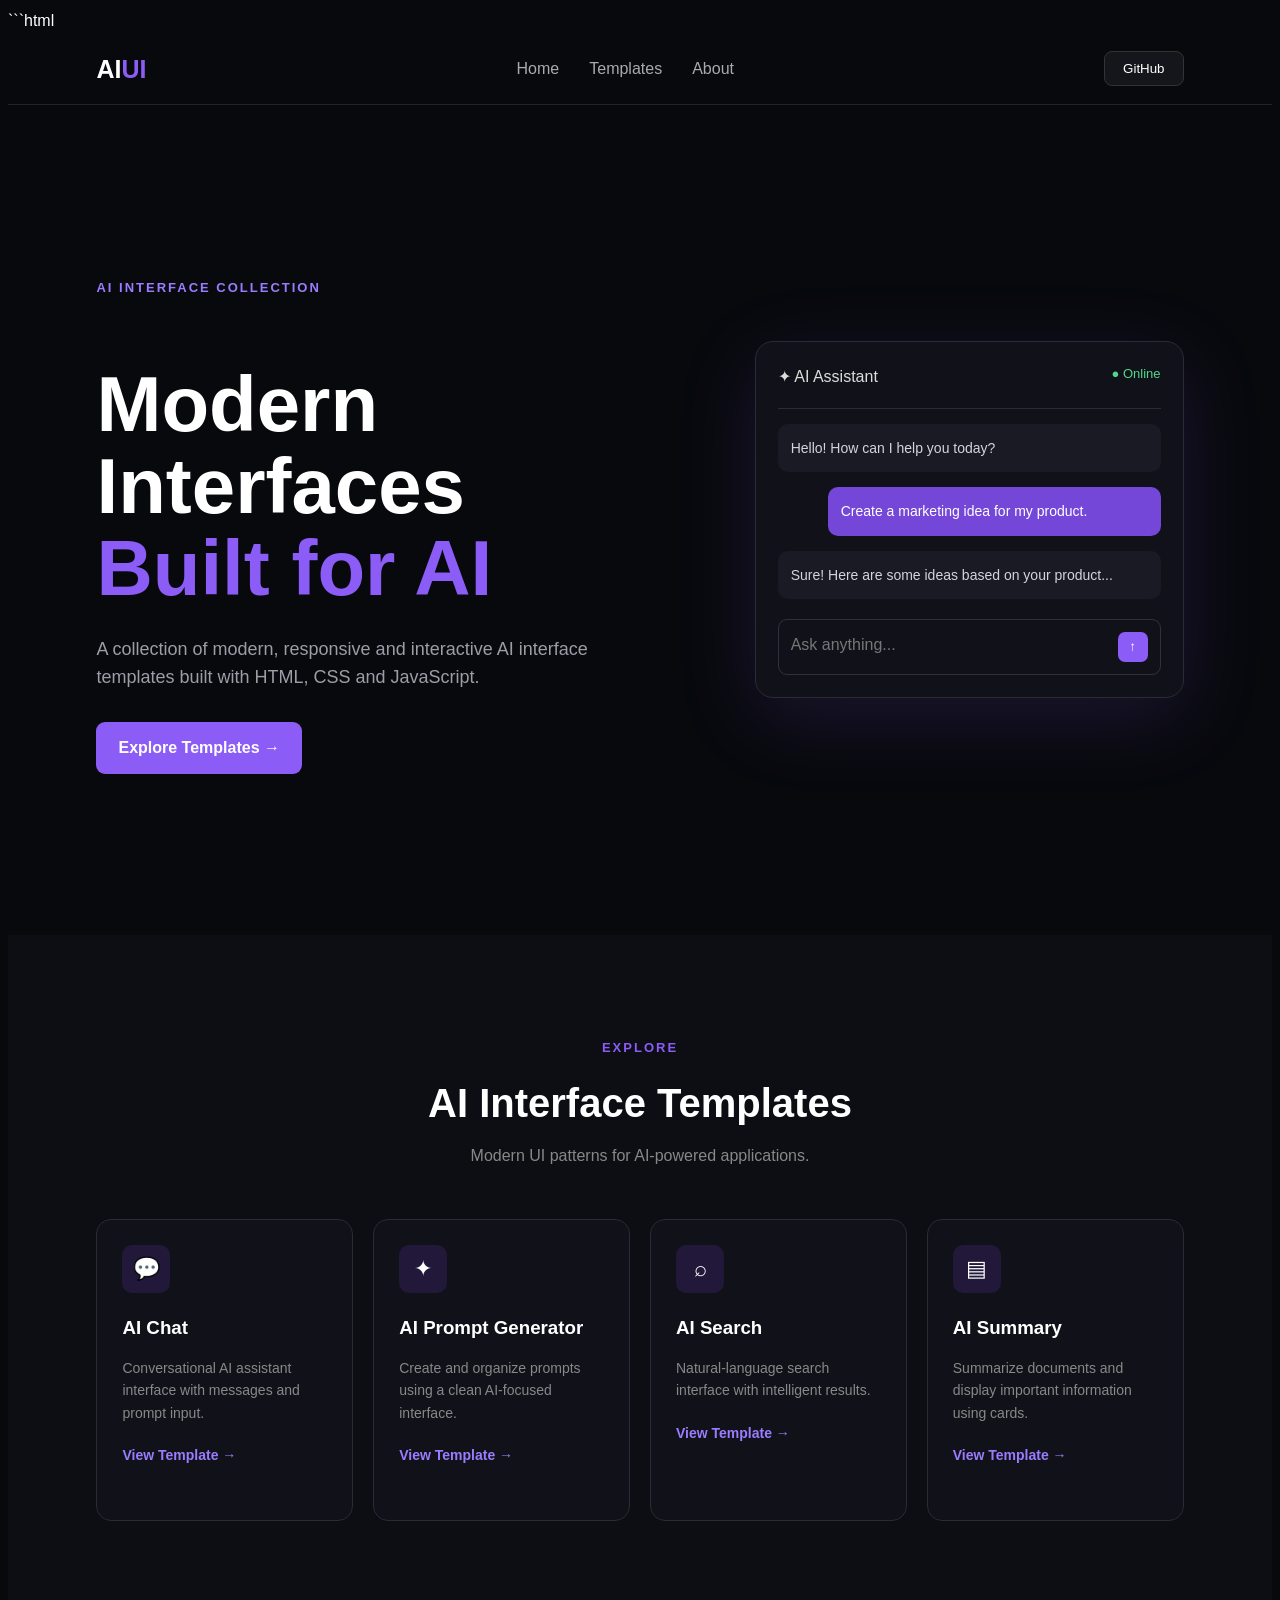
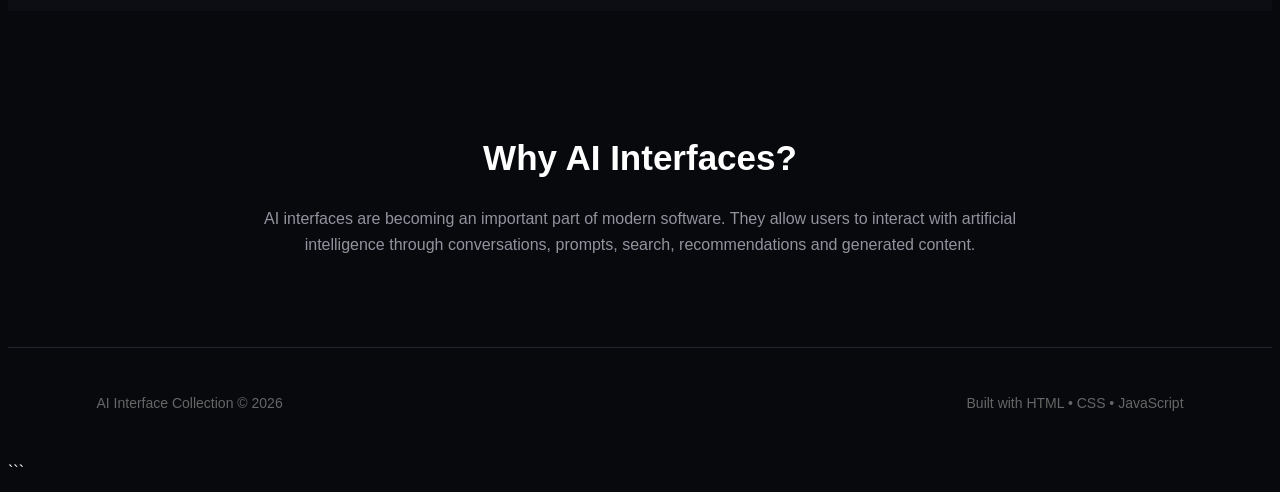
<file: ai interface collection/index.html>
```html
<!DOCTYPE html>
<html lang="en">
<head>
    <meta charset="UTF-8">
    <meta name="viewport" content="width=device-width, initial-scale=1.0">
    <title>AI Interface Collection</title>
    <link rel="stylesheet" href="style.css">
</head>

<body>

    <header class="navbar">
        <div class="logo">AI<span>UI</span></div>

        <nav>
            <a href="#home">Home</a>
            <a href="#templates">Templates</a>
            <a href="#about">About</a>
        </nav>

        <button class="github-btn">GitHub</button>
    </header>

    <main>

        <section class="hero" id="home">
            <div class="hero-content">
                <p class="badge">AI INTERFACE COLLECTION</p>

                <h1>
                    Modern Interfaces<br>
                    <span>Built for AI</span>
                </h1>

                <p class="hero-text">
                    A collection of modern, responsive and interactive
                    AI interface templates built with HTML, CSS and JavaScript.
                </p>

                <a href="#templates" class="explore-btn">
                    Explore Templates →
                </a>
            </div>

            <div class="ai-preview">
                <div class="preview-header">
                    <span>✦ AI Assistant</span>
                    <span>● Online</span>
                </div>

                <div class="message ai">
                    Hello! How can I help you today?
                </div>

                <div class="message user">
                    Create a marketing idea for my product.
                </div>

                <div class="message ai">
                    Sure! Here are some ideas based on your product...
                </div>

                <div class="input-preview">
                    Ask anything...
                    <button>↑</button>
                </div>
            </div>
        </section>

        <section class="templates" id="templates">

            <div class="section-heading">
                <p>EXPLORE</p>
                <h2>AI Interface Templates</h2>
                <span>
                    Modern UI patterns for AI-powered applications.
                </span>
            </div>

            <div class="template-grid">

                <div class="template-card">
                    <div class="icon">💬</div>
                    <h3>AI Chat</h3>
                    <p>
                        Conversational AI assistant interface with
                        messages and prompt input.
                    </p>
                    <a href="chat/index.html">View Template →</a>
                </div>

                <div class="template-card">
                    <div class="icon">✦</div>
                    <h3>AI Prompt Generator</h3>
                    <p>
                        Create and organize prompts using a clean
                        AI-focused interface.
                    </p>
                    <a href="prompt/index.html">View Template →</a>
                </div>

                <div class="template-card">
                    <div class="icon">⌕</div>
                    <h3>AI Search</h3>
                    <p>
                        Natural-language search interface with
                        intelligent results.
                    </p>
                    <a href="search/index.html">View Template →</a>
                </div>

                <div class="template-card">
                    <div class="icon">▤</div>
                    <h3>AI Summary</h3>
                    <p>
                        Summarize documents and display important
                        information using cards.
                    </p>
                    <a href="summary/index.html">View Template →</a>
                </div>

            </div>
        </section>

        <section class="about" id="about">
            <h2>Why AI Interfaces?</h2>

            <p>
                AI interfaces are becoming an important part of modern
                software. They allow users to interact with artificial
                intelligence through conversations, prompts, search,
                recommendations and generated content.
            </p>
        </section>

    </main>

    <footer>
        <p>AI Interface Collection © 2026</p>
        <p>Built with HTML • CSS • JavaScript</p>
    </footer>

    <script src="script.js"></script>
</body>
</html>
```
</file>
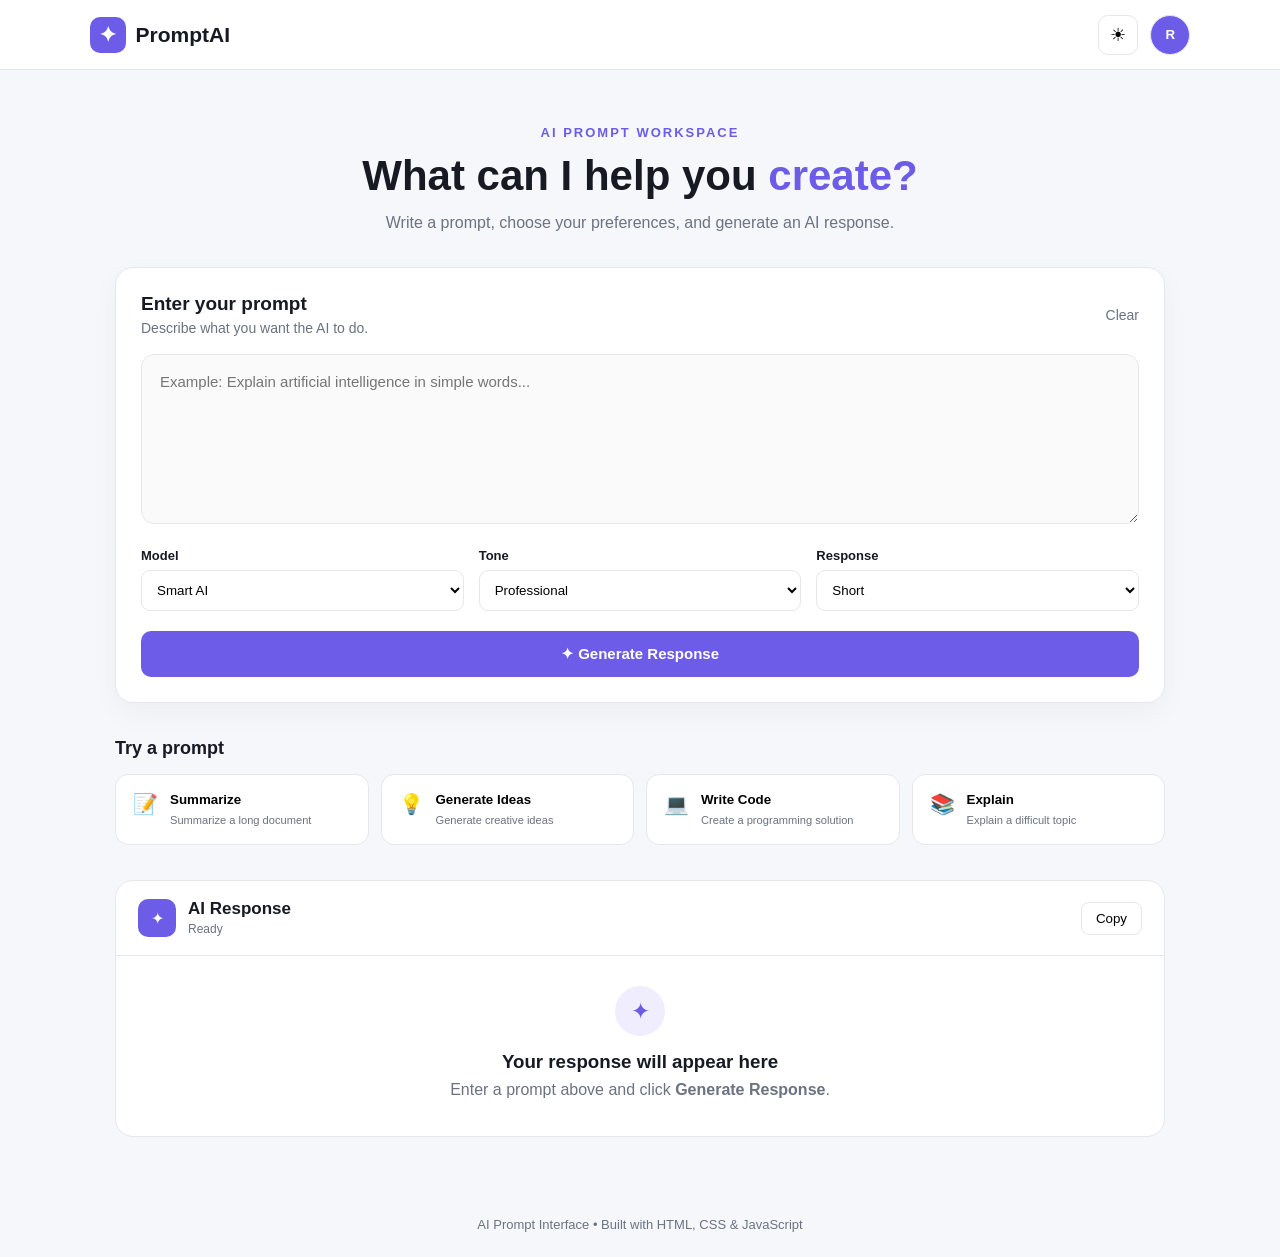
<file: ai prompt/index.html>
<!DOCTYPE html>
<html lang="en">
<head>
    <meta charset="UTF-8">
    <meta name="viewport" content="width=device-width, initial-scale=1.0">
    <title>AI Prompt Interface</title>

    <link rel="stylesheet" href="style.css">
</head>

<body>

    <!-- Header -->
    <header class="header">
        <div class="logo">
            <span class="logo-icon">✦</span>
            <span>PromptAI</span>
        </div>

        <div class="header-actions">
            <button id="themeBtn" class="icon-btn">☀</button>
            <button class="profile-btn">R</button>
        </div>
    </header>


    <!-- Main Container -->
    <main class="container">

        <!-- Introduction -->
        <section class="intro">
            <p class="welcome">AI PROMPT WORKSPACE</p>
            <h1>What can I help you <span>create?</span></h1>
            <p class="description">
                Write a prompt, choose your preferences, and generate an AI response.
            </p>
        </section>


        <!-- Prompt Box -->
        <section class="prompt-card">

            <div class="card-header">
                <div>
                    <h2>Enter your prompt</h2>
                    <p>Describe what you want the AI to do.</p>
                </div>

                <button id="clearBtn" class="clear-btn">
                    Clear
                </button>
            </div>


            <textarea
                id="promptInput"
                placeholder="Example: Explain artificial intelligence in simple words..."
            ></textarea>


            <!-- Prompt Options -->
            <div class="options">

                <div class="option">
                    <label for="model">Model</label>

                    <select id="model">
                        <option>Smart AI</option>
                        <option>Creative AI</option>
                        <option>Fast AI</option>
                    </select>
                </div>


                <div class="option">
                    <label for="tone">Tone</label>

                    <select id="tone">
                        <option>Professional</option>
                        <option>Friendly</option>
                        <option>Simple</option>
                        <option>Creative</option>
                    </select>
                </div>


                <div class="option">
                    <label for="length">Response</label>

                    <select id="length">
                        <option>Short</option>
                        <option>Medium</option>
                        <option>Detailed</option>
                    </select>
                </div>

            </div>


            <!-- Generate Button -->
            <button id="generateBtn" class="generate-btn">
                ✦ Generate Response
            </button>

        </section>


        <!-- Suggestions -->
        <section class="suggestions">

            <h3>Try a prompt</h3>

            <div class="suggestion-grid">

                <button class="suggestion">
                    <span>📝</span>
                    <div>
                        <strong>Summarize</strong>
                        <small>Summarize a long document</small>
                    </div>
                </button>

                <button class="suggestion">
                    <span>💡</span>
                    <div>
                        <strong>Generate Ideas</strong>
                        <small>Generate creative ideas</small>
                    </div>
                </button>

                <button class="suggestion">
                    <span>💻</span>
                    <div>
                        <strong>Write Code</strong>
                        <small>Create a programming solution</small>
                    </div>
                </button>

                <button class="suggestion">
                    <span>📚</span>
                    <div>
                        <strong>Explain</strong>
                        <small>Explain a difficult topic</small>
                    </div>
                </button>

            </div>

        </section>


        <!-- AI Response -->
        <section class="response-card" id="responseCard">

            <div class="response-header">
                <div class="ai-title">
                    <div class="ai-icon">✦</div>

                    <div>
                        <h2>AI Response</h2>
                        <span id="responseStatus">Ready</span>
                    </div>
                </div>

                <button id="copyBtn" class="copy-btn">
                    Copy
                </button>
            </div>


            <div id="responseContent" class="response-content">

                <div class="empty-response">
                    <div class="empty-icon">✦</div>

                    <h3>Your response will appear here</h3>

                    <p>
                        Enter a prompt above and click
                        <strong>Generate Response</strong>.
                    </p>
                </div>

            </div>

        </section>

    </main>


    <!-- Footer -->
    <footer>
        <p>AI Prompt Interface • Built with HTML, CSS & JavaScript</p>
    </footer>


    <script src="script.js"></script>

</body>
</html>
</file>
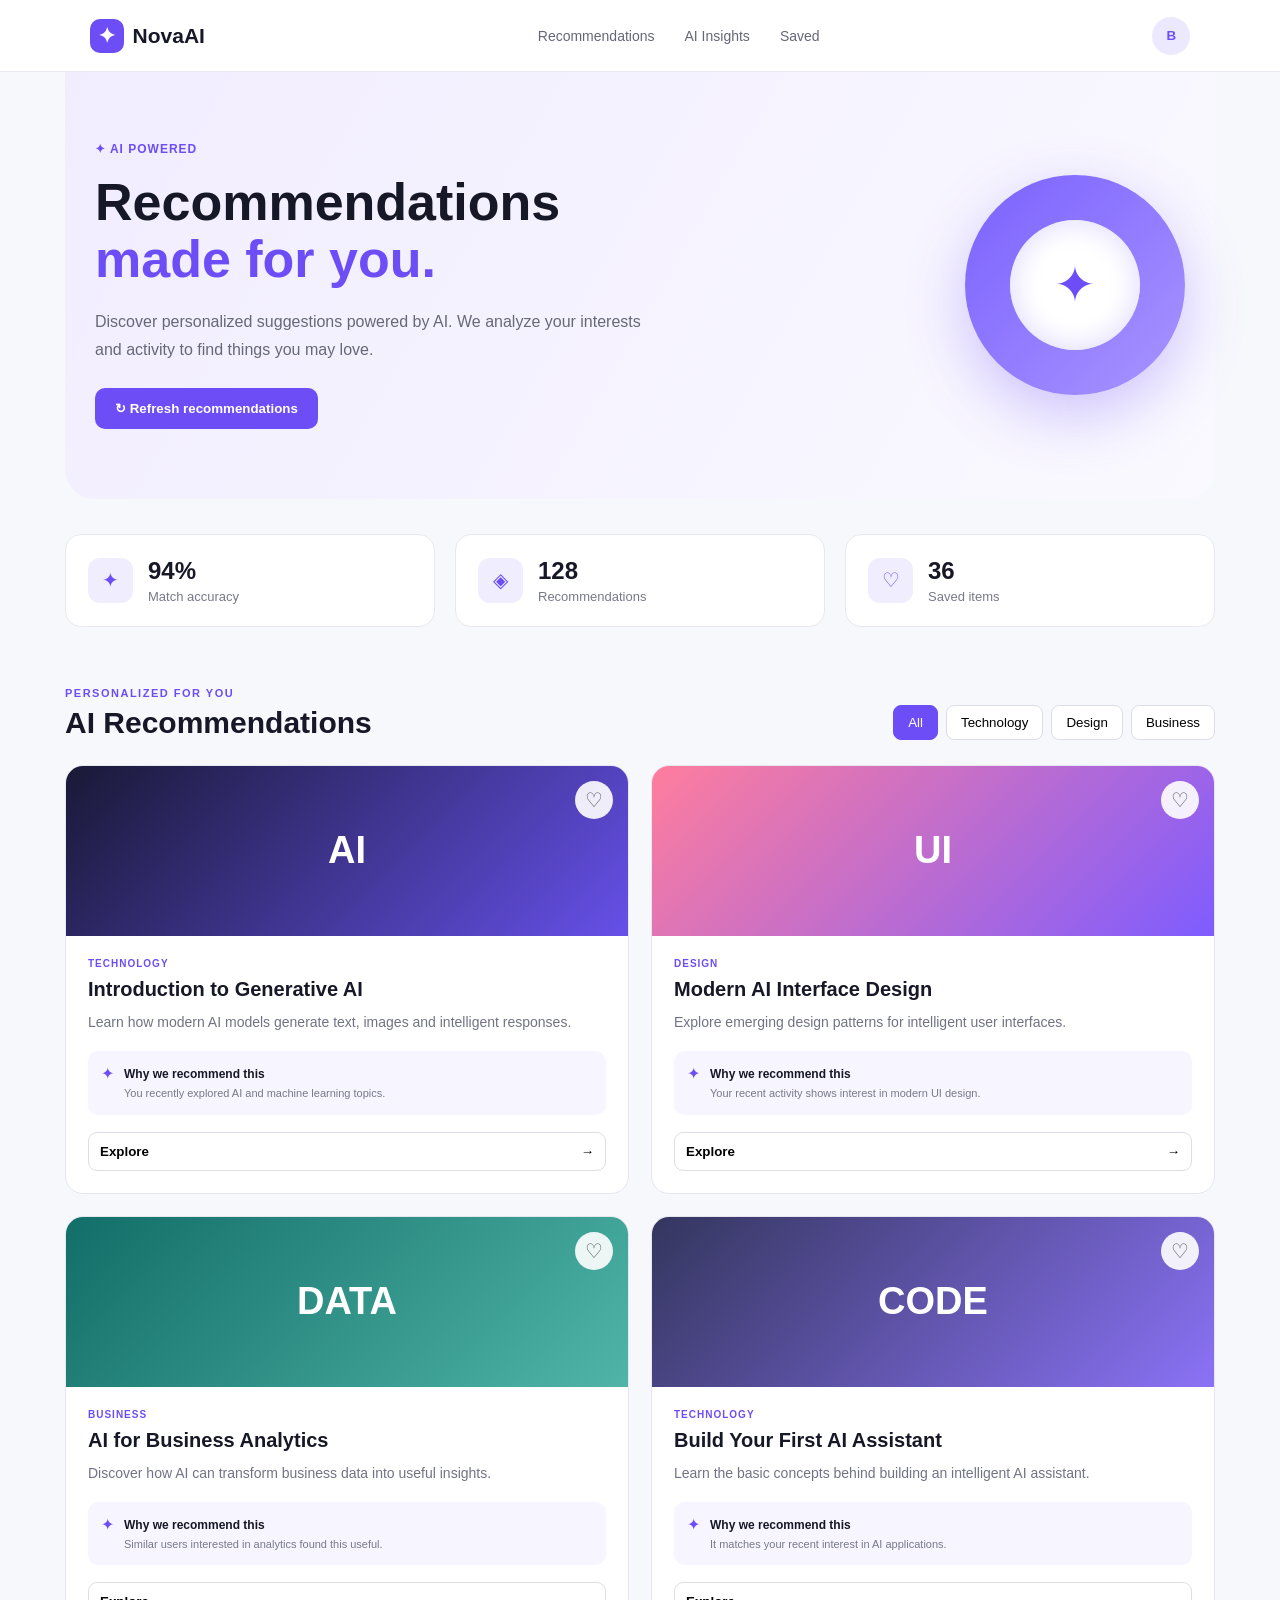
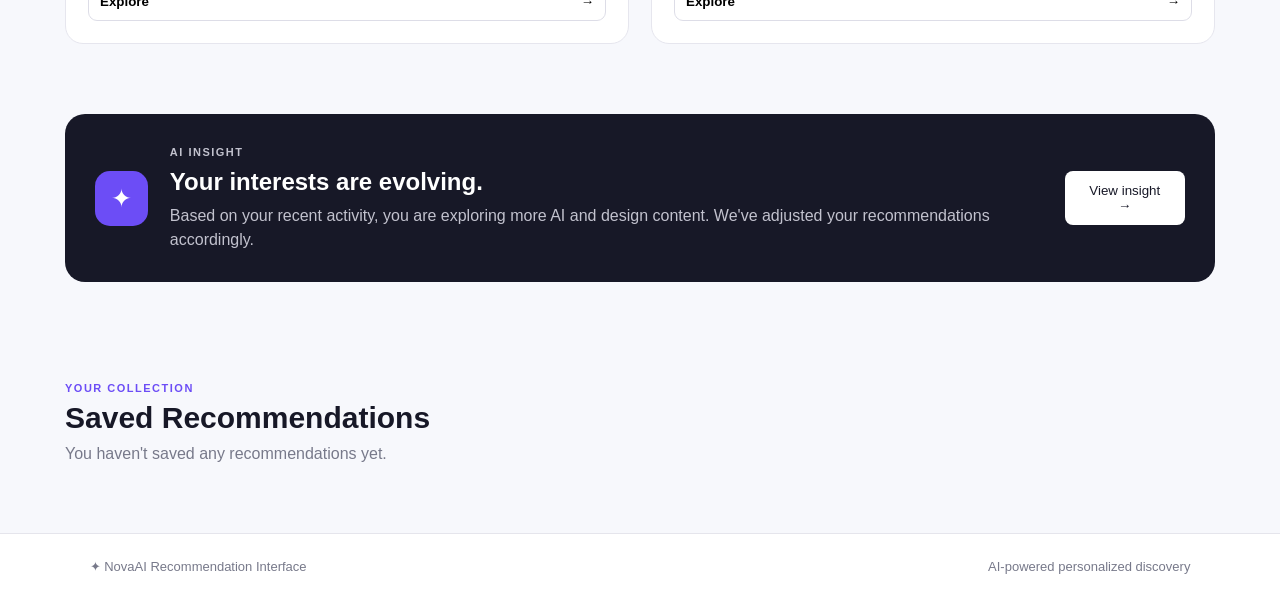
<file: ai recommendation/index.html>
<!DOCTYPE html>
<html lang="en">
<head>
    <meta charset="UTF-8">
    <meta name="viewport" content="width=device-width, initial-scale=1.0">
    <title>AI Recommendation Interface</title>
    <link rel="stylesheet" href="style.css">
</head>

<body>

    <header class="navbar">
        <div class="logo">
            <span class="logo-icon">✦</span>
            <span>NovaAI</span>
        </div>

        <nav>
            <a href="#recommendations">Recommendations</a>
            <a href="#insights">AI Insights</a>
            <a href="#saved">Saved</a>
        </nav>

        <button class="profile-btn">B</button>
    </header>

    <main>

        <!-- Hero Section -->
        <section class="hero">
            <div class="hero-text">
                <div class="ai-label">✦ AI POWERED</div>

                <h1>Recommendations<br>
                    <span>made for you.</span>
                </h1>

                <p>
                    Discover personalized suggestions powered by AI.
                    We analyze your interests and activity to find things
                    you may love.
                </p>

                <button class="refresh-btn" onclick="refreshRecommendations()">
                    ↻ Refresh recommendations
                </button>
            </div>

            <div class="ai-orb">
                <div class="orb-inner">✦</div>
            </div>
        </section>


        <!-- Stats -->
        <section class="stats">
            <div class="stat-card">
                <span class="stat-icon">✦</span>
                <div>
                    <strong>94%</strong>
                    <p>Match accuracy</p>
                </div>
            </div>

            <div class="stat-card">
                <span class="stat-icon">◈</span>
                <div>
                    <strong>128</strong>
                    <p>Recommendations</p>
                </div>
            </div>

            <div class="stat-card">
                <span class="stat-icon">♡</span>
                <div>
                    <strong>36</strong>
                    <p>Saved items</p>
                </div>
            </div>
        </section>


        <!-- Recommendations -->
        <section id="recommendations" class="recommendation-section">

            <div class="section-heading">
                <div>
                    <p class="small-title">PERSONALIZED FOR YOU</p>
                    <h2>AI Recommendations</h2>
                </div>

                <div class="filters">
                    <button class="filter active" onclick="filterItems('all', this)">
                        All
                    </button>

                    <button class="filter" onclick="filterItems('technology', this)">
                        Technology
                    </button>

                    <button class="filter" onclick="filterItems('design', this)">
                        Design
                    </button>

                    <button class="filter" onclick="filterItems('business', this)">
                        Business
                    </button>
                </div>
            </div>


            <div class="recommendation-grid" id="recommendationGrid">

                <!-- Card 1 -->
                <article class="recommendation-card" data-category="technology">

                    <div class="card-image tech-image">
                        <span>AI</span>
                        <button class="save-btn" onclick="saveItem(this)">♡</button>
                    </div>

                    <div class="card-content">

                        <div class="tag">TECHNOLOGY</div>

                        <h3>Introduction to Generative AI</h3>

                        <p>
                            Learn how modern AI models generate text,
                            images and intelligent responses.
                        </p>

                        <div class="reason">
                            <span>✦</span>
                            <div>
                                <strong>Why we recommend this</strong>
                                <p>
                                    You recently explored AI and machine
                                    learning topics.
                                </p>
                            </div>
                        </div>

                        <button class="explore-btn" onclick="exploreItem('Generative AI')">
                            Explore
                            <span>→</span>
                        </button>

                    </div>
                </article>


                <!-- Card 2 -->
                <article class="recommendation-card" data-category="design">

                    <div class="card-image design-image">
                        <span>UI</span>
                        <button class="save-btn" onclick="saveItem(this)">♡</button>
                    </div>

                    <div class="card-content">

                        <div class="tag">DESIGN</div>

                        <h3>Modern AI Interface Design</h3>

                        <p>
                            Explore emerging design patterns for
                            intelligent user interfaces.
                        </p>

                        <div class="reason">
                            <span>✦</span>
                            <div>
                                <strong>Why we recommend this</strong>
                                <p>
                                    Your recent activity shows interest
                                    in modern UI design.
                                </p>
                            </div>
                        </div>

                        <button class="explore-btn" onclick="exploreItem('AI Interface Design')">
                            Explore
                            <span>→</span>
                        </button>

                    </div>
                </article>


                <!-- Card 3 -->
                <article class="recommendation-card" data-category="business">

                    <div class="card-image business-image">
                        <span>DATA</span>
                        <button class="save-btn" onclick="saveItem(this)">♡</button>
                    </div>

                    <div class="card-content">

                        <div class="tag">BUSINESS</div>

                        <h3>AI for Business Analytics</h3>

                        <p>
                            Discover how AI can transform business
                            data into useful insights.
                        </p>

                        <div class="reason">
                            <span>✦</span>
                            <div>
                                <strong>Why we recommend this</strong>
                                <p>
                                    Similar users interested in analytics
                                    found this useful.
                                </p>
                            </div>
                        </div>

                        <button class="explore-btn" onclick="exploreItem('AI Business Analytics')">
                            Explore
                            <span>→</span>
                        </button>

                    </div>
                </article>


                <!-- Card 4 -->
                <article class="recommendation-card" data-category="technology">

                    <div class="card-image coding-image">
                        <span>CODE</span>
                        <button class="save-btn" onclick="saveItem(this)">♡</button>
                    </div>

                    <div class="card-content">

                        <div class="tag">TECHNOLOGY</div>

                        <h3>Build Your First AI Assistant</h3>

                        <p>
                            Learn the basic concepts behind building
                            an intelligent AI assistant.
                        </p>

                        <div class="reason">
                            <span>✦</span>
                            <div>
                                <strong>Why we recommend this</strong>
                                <p>
                                    It matches your recent interest
                                    in AI applications.
                                </p>
                            </div>
                        </div>

                        <button class="explore-btn" onclick="exploreItem('AI Assistant')">
                            Explore
                            <span>→</span>
                        </button>

                    </div>
                </article>

            </div>

        </section>


        <!-- AI Insight -->
        <section id="insights" class="insight-section">

            <div class="insight-icon">✦</div>

            <div>
                <p class="small-title">AI INSIGHT</p>

                <h2>
                    Your interests are evolving.
                </h2>

                <p>
                    Based on your recent activity, you are exploring
                    more AI and design content. We've adjusted your
                    recommendations accordingly.
                </p>
            </div>

            <button onclick="showInsight()">
                View insight →
            </button>

        </section>


        <!-- Saved -->
        <section id="saved" class="saved-section">

            <p class="small-title">YOUR COLLECTION</p>

            <h2>Saved Recommendations</h2>

            <p id="savedMessage">
                You haven't saved any recommendations yet.
            </p>

        </section>

    </main>


    <footer>
        <p>✦ NovaAI Recommendation Interface</p>
        <p>AI-powered personalized discovery</p>
    </footer>


    <div id="toast" class="toast"></div>

    <script src="script.js"></script>

</body>
</html>
</file>
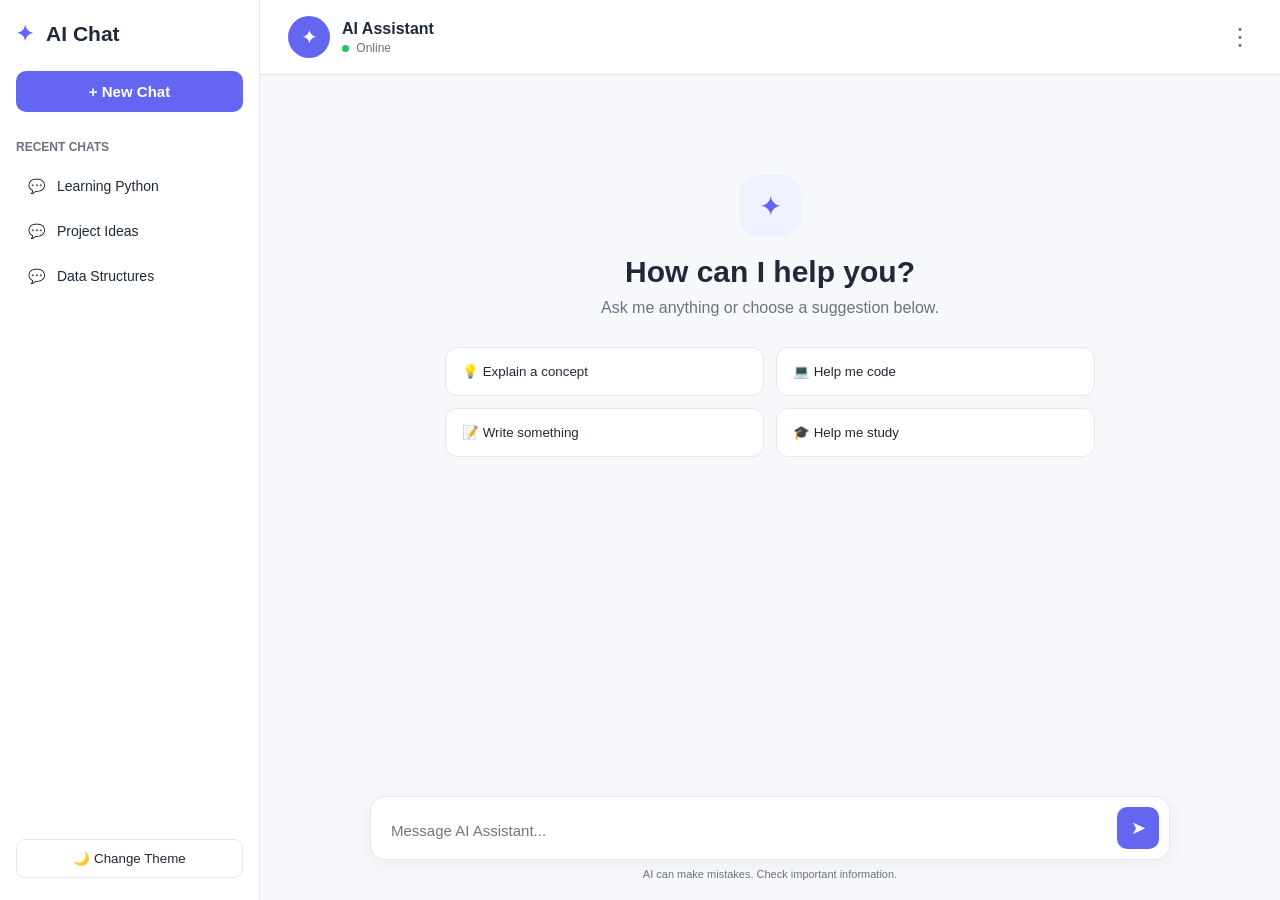
<file: AI-Chat/index.html>
<!DOCTYPE html>
<html lang="en">
<head>
    <meta charset="UTF-8">
    <meta name="viewport" content="width=device-width, initial-scale=1.0">
    <title>AI Chat Interface</title>
    <link rel="stylesheet" href="style.css">
</head>

<body>

    <div class="app">

        <!-- Sidebar -->
        <aside class="sidebar">
            <div class="logo">
                <span>✦</span> AI Chat
            </div>

            <button class="new-chat" id="newChat">
                + New Chat
            </button>

            <div class="chat-history">
                <p class="history-title">Recent Chats</p>

                <div class="history-item">
                    <span>💬</span>
                    Learning Python
                </div>

                <div class="history-item">
                    <span>💬</span>
                    Project Ideas
                </div>

                <div class="history-item">
                    <span>💬</span>
                    Data Structures
                </div>
            </div>

            <div class="sidebar-bottom">
                <button id="themeToggle">🌙 Change Theme</button>
            </div>
        </aside>


        <!-- Main Chat Area -->
        <main class="chat-container">

            <!-- Header -->
            <header class="chat-header">
                <div class="ai-info">
                    <div class="ai-avatar">✦</div>

                    <div>
                        <h2>AI Assistant</h2>
                        <p><span class="status-dot"></span> Online</p>
                    </div>
                </div>

                <button class="menu-btn">⋮</button>
            </header>


            <!-- Messages -->
            <section class="messages" id="messages">

                <div class="welcome">
                    <div class="welcome-icon">✦</div>

                    <h1>How can I help you?</h1>

                    <p>
                        Ask me anything or choose a suggestion below.
                    </p>
                </div>

                <div class="suggestions">
                    <button class="suggestion">
                        💡 Explain a concept
                    </button>

                    <button class="suggestion">
                        💻 Help me code
                    </button>

                    <button class="suggestion">
                        📝 Write something
                    </button>

                    <button class="suggestion">
                        🎓 Help me study
                    </button>
                </div>

            </section>


            <!-- Input Area -->
            <div class="input-area">

                <div class="input-box">

                    <textarea
                        id="messageInput"
                        placeholder="Message AI Assistant..."
                        rows="1"
                    ></textarea>

                    <button id="sendButton" class="send-btn">
                        ➤
                    </button>

                </div>

                <p class="disclaimer">
                    AI can make mistakes. Check important information.
                </p>

            </div>

        </main>

    </div>

    <script src="script.js"></script>

</body>
</html>
</file>
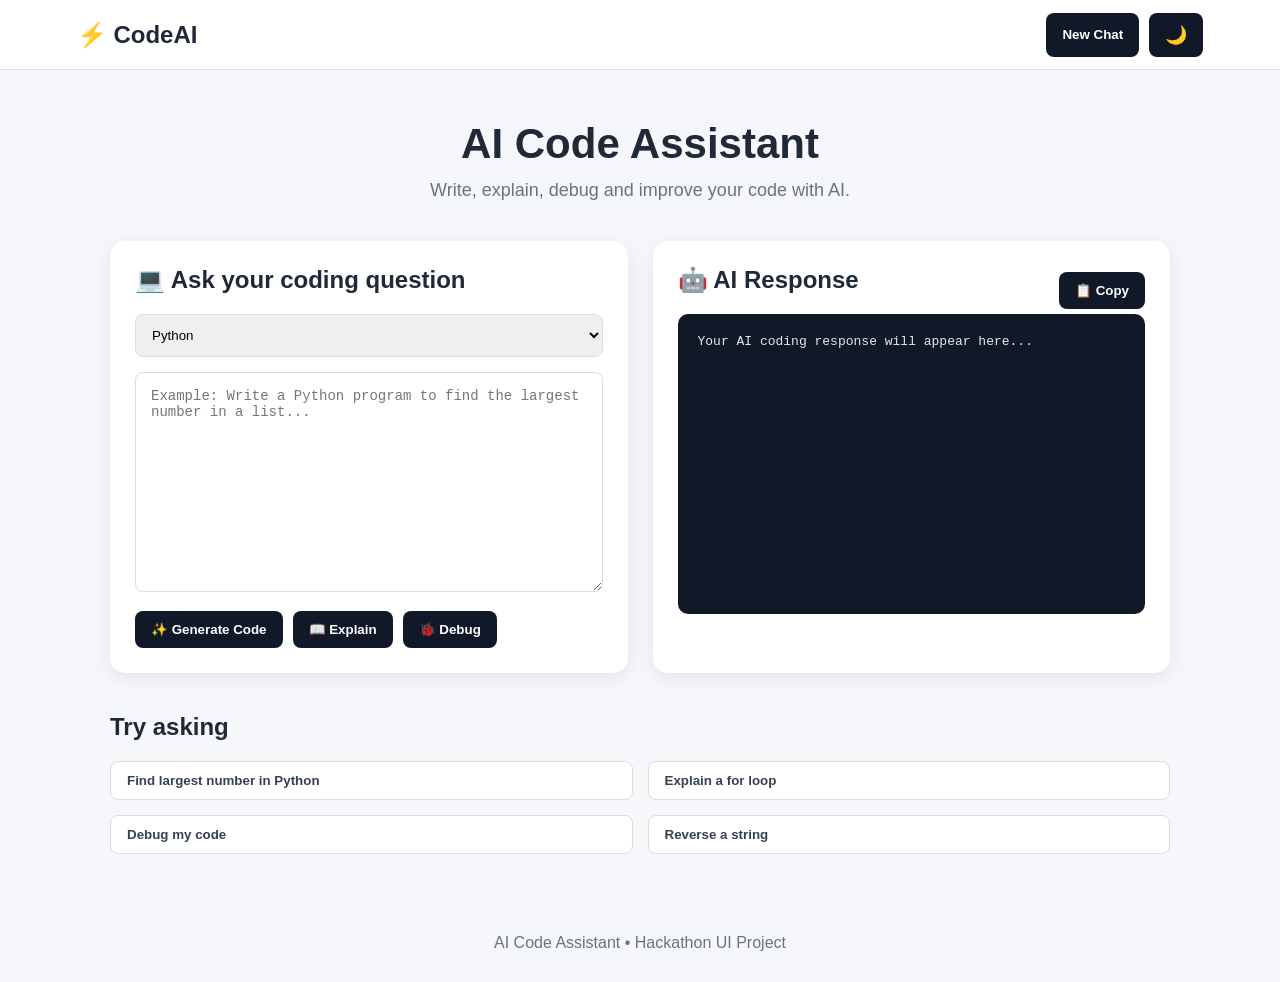
<file: AI-Code-Assistant/index.html>
<!DOCTYPE html>
<html lang="en">

<head>
    <meta charset="UTF-8">
    <meta name="viewport" content="width=device-width, initial-scale=1.0">
    <title>AI Code Assistant</title>
    <link rel="stylesheet" href="style.css">
</head>

<body>

    <header>
        <div class="logo">⚡ CodeAI</div>

        <div class="header-buttons">
            <button id="clearBtn">New Chat</button>
            <button id="themeBtn">🌙</button>
        </div>
    </header>

    <main>

        <section class="hero">
            <h1>AI Code Assistant</h1>
            <p>Write, explain, debug and improve your code with AI.</p>
        </section>

        <section class="workspace">

            <div class="input-card">

                <h2>💻 Ask your coding question</h2>

                <select id="language">
                    <option value="Python">Python</option>
                    <option value="JavaScript">JavaScript</option>
                    <option value="Java">Java</option>
                    <option value="C">C</option>
                    <option value="C++">C++</option>
                </select>

                <textarea id="codeInput"
                    placeholder="Example: Write a Python program to find the largest number in a list..."></textarea>

                <div class="actions">
                    <button onclick="generateCode()">✨ Generate Code</button>
                    <button onclick="explainCode()">📖 Explain</button>
                    <button onclick="debugCode()">🐞 Debug</button>
                </div>

            </div>

            <div class="output-card">

                <div class="output-header">
                    <h2>🤖 AI Response</h2>
                    <button onclick="copyCode()">📋 Copy</button>
                </div>

                <pre id="output">Your AI coding response will appear here...</pre>

            </div>

        </section>

        <section class="suggestions">

            <h2>Try asking</h2>

            <div class="suggestion-grid">

                <button onclick="setQuestion('Write a Python program to find the largest number in a list')">
                    Find largest number in Python
                </button>

                <button onclick="setQuestion('Explain a for loop')">
                    Explain a for loop
                </button>

                <button onclick="setQuestion('Find the error in my code')">
                    Debug my code
                </button>

                <button onclick="setQuestion('Write a function to reverse a string')">
                    Reverse a string
                </button>

            </div>

        </section>

    </main>

    <footer>
        <p>AI Code Assistant • Hackathon UI Project</p>
    </footer>

    <script src="script.js"></script>

</body>

</html>
</file>
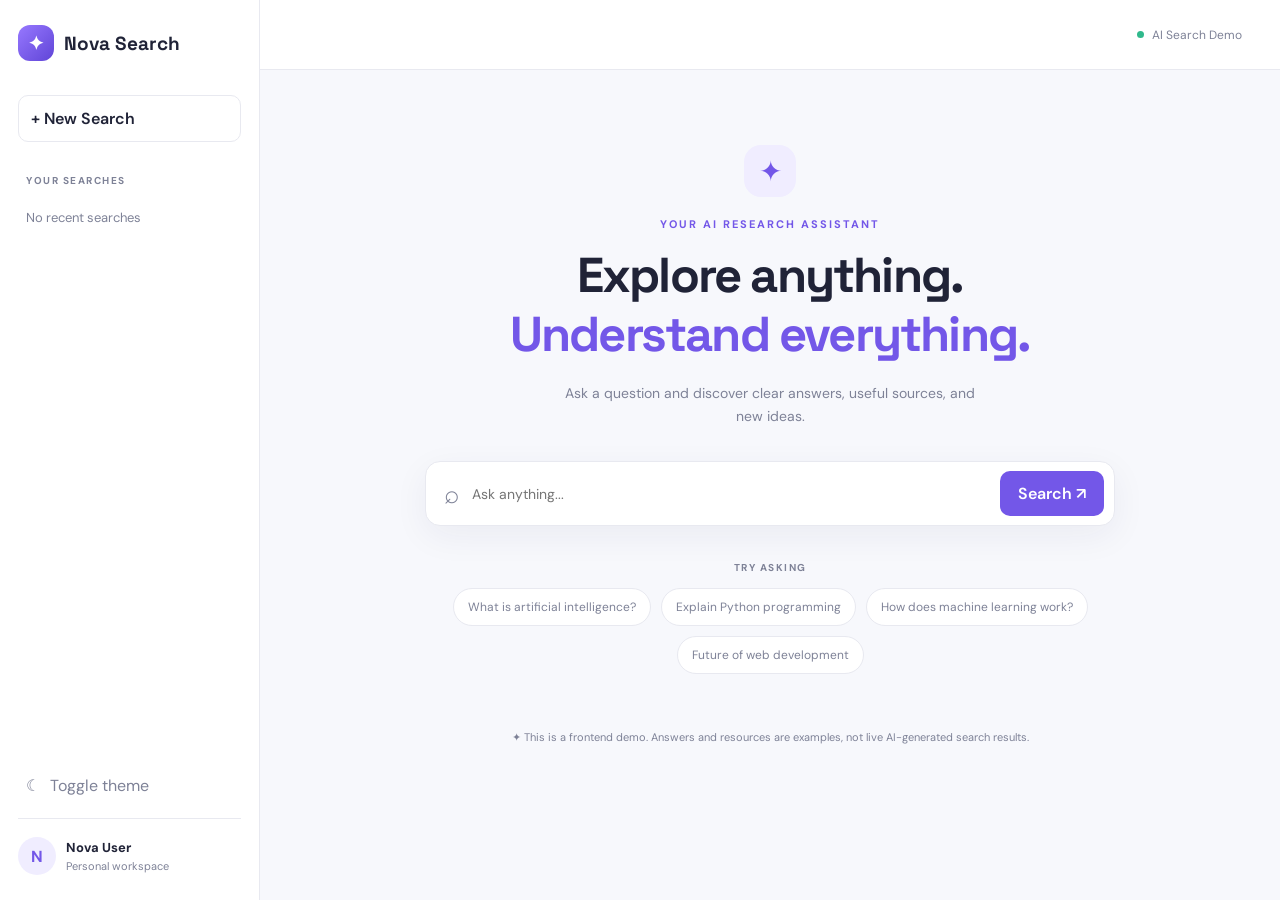
<file: AI-search/index.html>
<!DOCTYPE html>
<html lang="en">

<head>
    <meta charset="UTF-8">
    <meta name="viewport" content="width=device-width, initial-scale=1.0">
    <title>Nova AI Search</title>
    <link rel="stylesheet" href="style.css">
</head>

<body>
    <div class="app">
        <aside class="sidebar" id="sidebar">
            <div class="brand">
                <div class="brand-icon">✦</div>
                <span>Nova Search</span>
            </div>

            <button class="new-search" id="newSearch">+ New Search</button>

            <div class="side-label">YOUR SEARCHES</div>
            <div id="history" class="history">
                <p class="empty-history">No recent searches</p>
            </div>

            <div class="sidebar-bottom">
                <button id="themeToggle" class="theme-toggle">
                    ☾ <span>Toggle theme</span>
                </button>
                <div class="profile">
                    <div class="avatar">N</div>
                    <div>
                        <strong>Nova User</strong>
                        <small>Personal workspace</small>
                    </div>
                </div>
            </div>
        </aside>

        <main class="main">
            <header class="topbar">
                <button class="menu-btn" id="menuBtn" aria-label="Toggle menu">☰</button>
                <span class="mobile-brand">✦ Nova Search</span>
                <span class="ai-label"><span class="status-dot"></span> AI Search Demo</span>
            </header>

            <section class="content">
                <div class="welcome" id="welcome">
                    <div class="sparkle">✦</div>
                    <p class="eyebrow">YOUR AI RESEARCH ASSISTANT</p>
                    <h1>Explore anything.<br><span>Understand everything.</span></h1>
                    <p class="subtitle">
                        Ask a question and discover clear answers,
                        useful sources, and new ideas.
                    </p>

                    <form class="search-box" id="searchForm">
                        <span class="search-icon">⌕</span>
                        <input id="searchInput" type="text" placeholder="Ask anything..." aria-label="Search question"
                            autocomplete="off">
                        <button type="submit" class="search-button">Search ↗</button>
                    </form>

                    <p class="suggestion-label">TRY ASKING</p>
                    <div class="suggestions">
                        <button class="suggestion">What is artificial intelligence?</button>
                        <button class="suggestion">Explain Python programming</button>
                        <button class="suggestion">How does machine learning work?</button>
                        <button class="suggestion">Future of web development</button>
                    </div>
                </div>

                <section class="results hidden" id="results" aria-live="polite">
                    <p class="result-label">SEARCH RESULTS</p>
                    <h2 id="question"></h2>

                    <article class="answer-card">
                        <div class="answer-heading">
                            <div class="answer-icon">✦</div>
                            <div>
                                <strong>AI Overview</strong>
                                <small>Illustrative demo response</small>
                            </div>
                        </div>
                        <div id="answer" class="answer-text"></div>
                    </article>

                    <div class="sources-heading">
                        <h3>Explore further</h3>
                        <span>Suggested resources</span>
                    </div>
                    <div id="sources" class="source-grid"></div>

                    <div class="follow-up">
                        <p>Continue exploring</p>
                        <div id="followUps" class="suggestions"></div>
                    </div>
                </section>

                <div class="notice">
                    ✦ This is a frontend demo. Answers and resources are examples,
                    not live AI-generated search results.
                </div>
            </section>
        </main>
    </div>

    <script src="script.js"></script>
</body>

</html>
</file>
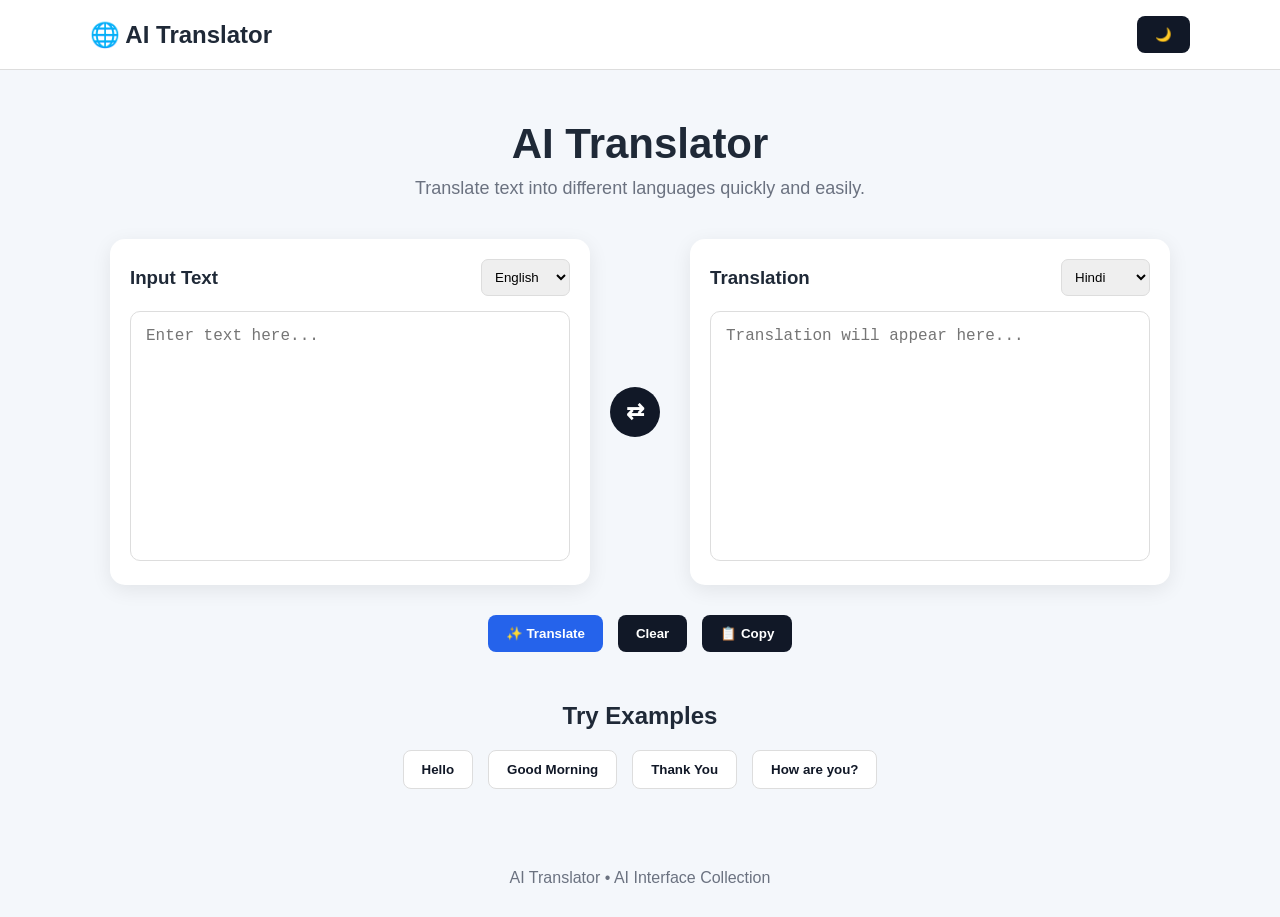
<file: AI-Translator/index.html>
<!DOCTYPE html>
<html lang="en">

<head>
    <meta charset="UTF-8">
    <meta name="viewport" content="width=device-width, initial-scale=1.0">
    <title>AI Translator</title>
    <link rel="stylesheet" href="style.css">
</head>

<body>

    <header>
        <h2>🌐 AI Translator</h2>
        <button id="themeBtn">🌙</button>
    </header>

    <main>

        <section class="hero">
            <h1>AI Translator</h1>
            <p>Translate text into different languages quickly and easily.</p>
        </section>

        <section class="translator-container">

            <div class="translator-box">

                <div class="box-header">
                    <h3>Input Text</h3>

                    <select id="fromLanguage">
                        <option value="English">English</option>
                        <option value="Hindi">Hindi</option>
                        <option value="Telugu">Telugu</option>
                        <option value="Tamil">Tamil</option>
                        <option value="French">French</option>
                        <option value="Spanish">Spanish</option>
                    </select>
                </div>

                <textarea id="inputText" placeholder="Enter text here..."></textarea>

            </div>


            <button class="swap-btn" onclick="swapLanguages()">
                ⇄
            </button>


            <div class="translator-box">

                <div class="box-header">
                    <h3>Translation</h3>

                    <select id="toLanguage">
                        <option value="Hindi">Hindi</option>
                        <option value="English">English</option>
                        <option value="Telugu">Telugu</option>
                        <option value="Tamil">Tamil</option>
                        <option value="French">French</option>
                        <option value="Spanish">Spanish</option>
                    </select>
                </div>

                <textarea id="outputText" placeholder="Translation will appear here..." readonly></textarea>

            </div>

        </section>


        <div class="button-area">

            <button onclick="translateText()" class="translate-btn">
                ✨ Translate
            </button>

            <button onclick="clearText()">
                Clear
            </button>

            <button onclick="copyTranslation()">
                📋 Copy
            </button>

        </div>


        <section class="examples">

            <h2>Try Examples</h2>

            <div class="example-buttons">

                <button onclick="setExample('Hello')">
                    Hello
                </button>

                <button onclick="setExample('Good morning')">
                    Good Morning
                </button>

                <button onclick="setExample('Thank you')">
                    Thank You
                </button>

                <button onclick="setExample('How are you?')">
                    How are you?
                </button>

            </div>

        </section>

    </main>


    <footer>
        AI Translator • AI Interface Collection
    </footer>


    <script src="script.js"></script>

</body>

</html>
</file>
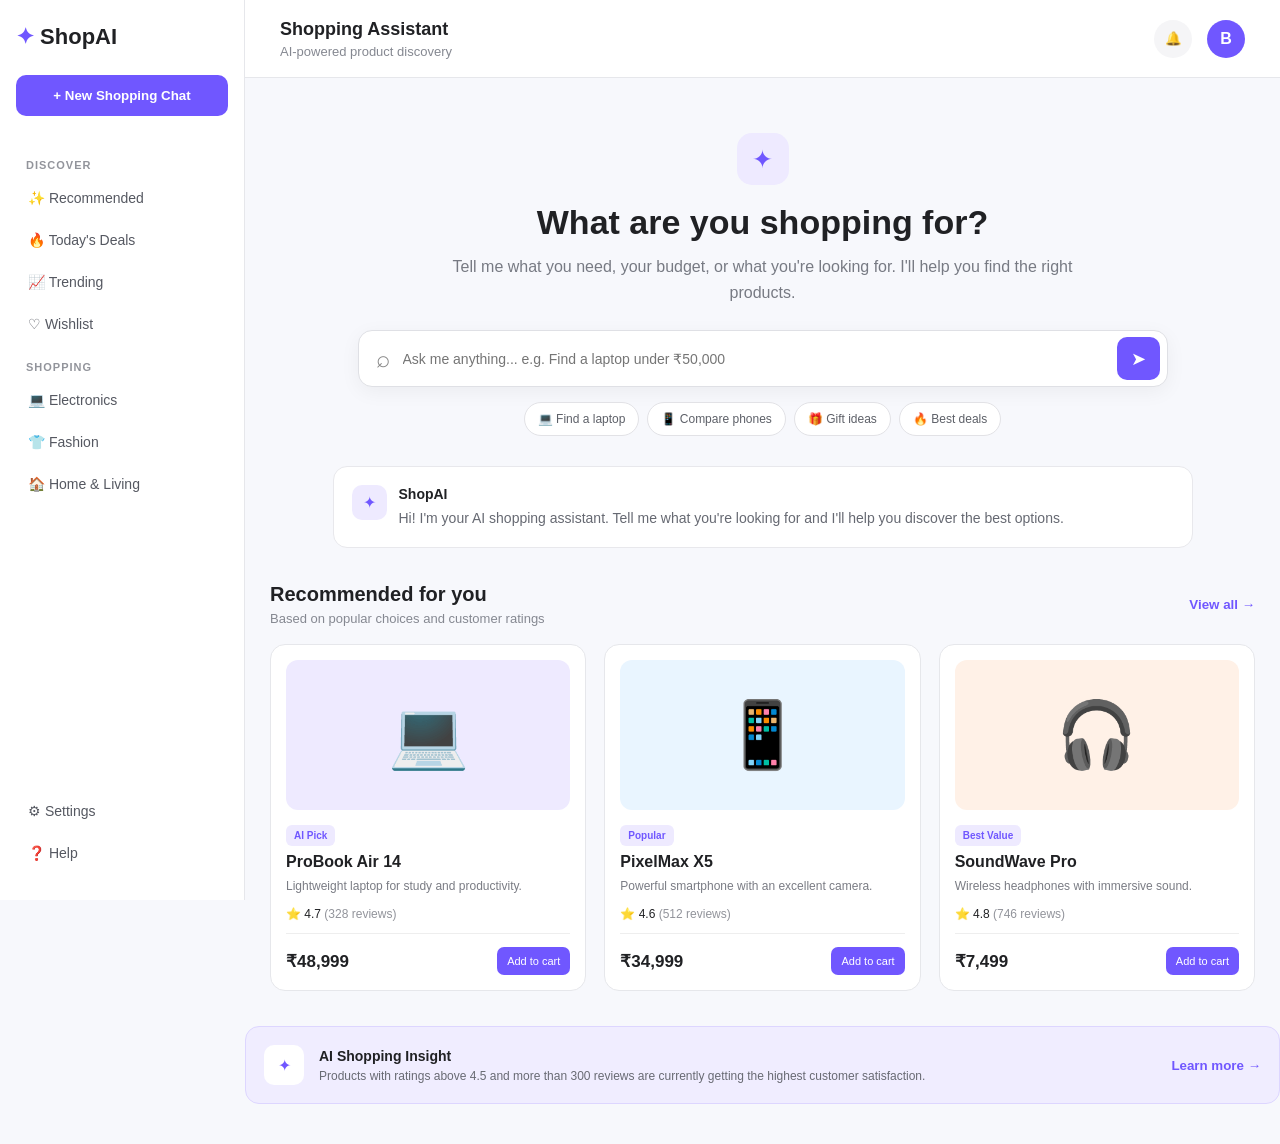
<file: shoppinh assistant/index.html>
<!DOCTYPE html>
<html lang="en">
<head>
    <meta charset="UTF-8">
    <meta name="viewport" content="width=device-width, initial-scale=1.0">
    <title>ShopAI - Shopping Assistant</title>
    <link rel="stylesheet" href="style.css">
</head>

<body>

    <div class="app">

        <!-- Sidebar -->
        <aside class="sidebar">
            <div class="logo">
                <span>✦</span> ShopAI
            </div>

            <button class="new-chat" onclick="newChat()">+ New Shopping Chat</button>

            <div class="menu">
                <p class="menu-title">DISCOVER</p>
                <button onclick="showCategory('Recommended')">✨ Recommended</button>
                <button onclick="showCategory('Deals')">🔥 Today's Deals</button>
                <button onclick="showCategory('Trending')">📈 Trending</button>
                <button onclick="showCategory('Wishlist')">♡ Wishlist</button>

                <p class="menu-title">SHOPPING</p>
                <button onclick="showCategory('Electronics')">💻 Electronics</button>
                <button onclick="showCategory('Fashion')">👕 Fashion</button>
                <button onclick="showCategory('Home')">🏠 Home & Living</button>
            </div>

            <div class="sidebar-bottom">
                <button>⚙ Settings</button>
                <button>❓ Help</button>
            </div>
        </aside>


        <!-- Main Content -->
        <main class="main">

            <!-- Header -->
            <header class="header">
                <div>
                    <h2>Shopping Assistant</h2>
                    <p>AI-powered product discovery</p>
                </div>

                <div class="header-actions">
                    <button class="icon-btn">🔔</button>
                    <div class="avatar">B</div>
                </div>
            </header>


            <!-- Hero -->
            <section class="hero">
                <div class="hero-icon">✦</div>

                <h1>What are you shopping for?</h1>

                <p>
                    Tell me what you need, your budget, or what you're looking for.
                    I'll help you find the right products.
                </p>

                <!-- Search -->
                <div class="search-box">
                    <span>⌕</span>
                    <input
                        type="text"
                        id="searchInput"
                        placeholder="Ask me anything... e.g. Find a laptop under ₹50,000"
                        onkeypress="handleEnter(event)"
                    >
                    <button onclick="sendMessage()">➤</button>
                </div>

                <!-- Suggestions -->
                <div class="suggestions">
                    <button onclick="quickSearch('Find a laptop under ₹50,000')">
                        💻 Find a laptop
                    </button>

                    <button onclick="quickSearch('Compare smartphones')">
                        📱 Compare phones
                    </button>

                    <button onclick="quickSearch('Suggest a gift')">
                        🎁 Gift ideas
                    </button>

                    <button onclick="quickSearch('Find the best deals')">
                        🔥 Best deals
                    </button>
                </div>
            </section>


            <!-- Chat Response -->
            <section class="chat-section" id="chatSection">

                <div class="ai-message">
                    <div class="ai-avatar">✦</div>

                    <div class="message-content">
                        <strong>ShopAI</strong>

                        <p>
                            Hi! I'm your AI shopping assistant. Tell me what you're
                            looking for and I'll help you discover the best options.
                        </p>
                    </div>
                </div>

            </section>


            <!-- Recommendations -->
            <section class="recommendations">

                <div class="section-heading">
                    <div>
                        <h2>Recommended for you</h2>
                        <p>Based on popular choices and customer ratings</p>
                    </div>

                    <button class="view-all">View all →</button>
                </div>


                <div class="products">

                    <!-- Product 1 -->
                    <div class="product-card">

                        <div class="product-image laptop">
                            💻
                        </div>

                        <span class="badge">AI Pick</span>

                        <h3>ProBook Air 14</h3>

                        <p class="description">
                            Lightweight laptop for study and productivity.
                        </p>

                        <div class="rating">
                            ⭐ 4.7 <span>(328 reviews)</span>
                        </div>

                        <div class="product-bottom">
                            <strong>₹48,999</strong>
                            <button onclick="addToCart('ProBook Air 14')">
                                Add to cart
                            </button>
                        </div>

                    </div>


                    <!-- Product 2 -->
                    <div class="product-card">

                        <div class="product-image phone">
                            📱
                        </div>

                        <span class="badge">Popular</span>

                        <h3>PixelMax X5</h3>

                        <p class="description">
                            Powerful smartphone with an excellent camera.
                        </p>

                        <div class="rating">
                            ⭐ 4.6 <span>(512 reviews)</span>
                        </div>

                        <div class="product-bottom">
                            <strong>₹34,999</strong>
                            <button onclick="addToCart('PixelMax X5')">
                                Add to cart
                            </button>
                        </div>

                    </div>


                    <!-- Product 3 -->
                    <div class="product-card">

                        <div class="product-image headphones">
                            🎧
                        </div>

                        <span class="badge">Best Value</span>

                        <h3>SoundWave Pro</h3>

                        <p class="description">
                            Wireless headphones with immersive sound.
                        </p>

                        <div class="rating">
                            ⭐ 4.8 <span>(746 reviews)</span>
                        </div>

                        <div class="product-bottom">
                            <strong>₹7,499</strong>
                            <button onclick="addToCart('SoundWave Pro')">
                                Add to cart
                            </button>
                        </div>

                    </div>

                </div>

            </section>


            <!-- AI Insight -->
            <section class="insight">

                <div class="insight-icon">✦</div>

                <div>
                    <h3>AI Shopping Insight</h3>

                    <p>
                        Products with ratings above 4.5 and more than 300 reviews
                        are currently getting the highest customer satisfaction.
                    </p>
                </div>

                <button>Learn more →</button>

            </section>

        </main>

    </div>


    <!-- Toast -->
    <div id="toast" class="toast"></div>

    <script src="script.js"></script>

</body>
</html>
</file>
<file: style.css>
/* =========================
   RESET
========================= */

* {
    margin: 0;
    padding: 0;
    box-sizing: border-box;
}

html {
    scroll-behavior: smooth;
}

body {
    font-family: Arial, Helvetica, sans-serif;
    background: #f8f9fc;
    color: #171717;
    line-height: 1.6;
}


/* =========================
   NAVBAR
========================= */

.navbar {
    width: 100%;
    padding: 22px 7%;
    display: flex;
    justify-content: space-between;
    align-items: center;

    background: rgba(255, 255, 255, 0.95);
    border-bottom: 1px solid #e8e8e8;

    position: sticky;
    top: 0;
    z-index: 1000;
}

.logo {
    font-size: 22px;
    font-weight: 700;
    letter-spacing: -0.5px;
}

.logo span {
    font-weight: 400;
    color: #666;
    margin-left: 4px;
}

.nav-links {
    display: flex;
    gap: 35px;
}

.nav-links a {
    text-decoration: none;
    color: #555;
    font-size: 14px;
    transition: 0.3s;
}

.nav-links a:hover {
    color: #111;
}


/* =========================
   HERO
========================= */

.hero {
    min-height: 90vh;
    padding: 90px 7%;

    display: flex;
    justify-content: space-between;
    align-items: center;
    gap: 60px;

    background:
        radial-gradient(circle at 80% 30%, #e9e9ff 0%, transparent 30%),
        linear-gradient(135deg, #ffffff, #f6f7fb);
}

.hero-content {
    max-width: 650px;
}

.tag {
    font-size: 12px;
    font-weight: 700;
    letter-spacing: 3px;
    color: #777;
    margin-bottom: 18px;
}

.hero h1 {
    font-size: clamp(55px, 7vw, 100px);
    line-height: 0.95;
    letter-spacing: -5px;
    margin-bottom: 30px;
}

.hero h1 span {
    display: block;
    color: #777;
}

.hero-description {
    max-width: 540px;
    color: #666;
    font-size: 17px;
    margin-bottom: 35px;
}

.hero-button {
    display: inline-block;
    padding: 15px 25px;

    background: #171717;
    color: white;

    text-decoration: none;
    border-radius: 30px;

    font-size: 14px;
    font-weight: 600;

    transition: 0.3s;
}

.hero-button:hover {
    transform: translateY(-3px);
    background: #444;
}


/* =========================
   HERO VISUAL
========================= */

.hero-visual {
    width: 420px;
    height: 420px;

    position: relative;

    display: flex;
    justify-content: center;
    align-items: center;
}

.ai-orb {
    width: 220px;
    height: 220px;

    border-radius: 50%;

    display: flex;
    justify-content: center;
    align-items: center;

    background: linear-gradient(
        135deg,
        #ffffff,
        #e7e7ff
    );

    border: 1px solid #ddd;

    box-shadow:
        0 30px 70px rgba(0, 0, 0, 0.12);

    font-size: 50px;
    font-weight: 800;
    color: #333;
}

.floating-card {
    position: absolute;

    padding: 12px 18px;

    background: white;
    border: 1px solid #e6e6e6;

    border-radius: 15px;

    box-shadow: 0 12px 30px rgba(0, 0, 0, 0.08);

    font-size: 13px;
    font-weight: 600;
}

.card-one {
    top: 45px;
    left: 10px;
}

.card-two {
    bottom: 65px;
    right: 0;
}

.card-three {
    top: 20px;
    right: 10px;
}


/* =========================
   INTERFACES
========================= */

.interfaces {
    padding: 120px 7%;
    background: #ffffff;
}

.section-heading {
    text-align: center;
    max-width: 700px;
    margin: 0 auto 65px;
}

.section-heading h2 {
    font-size: clamp(40px, 5vw, 65px);
    letter-spacing: -3px;
    line-height: 1;
    margin-bottom: 20px;
}

.section-heading > p:last-child {
    color: #777;
}


/* =========================
   CARDS
========================= */

.cards {
    max-width: 1250px;
    margin: auto;

    display: grid;
    grid-template-columns: repeat(2, 1fr);
    gap: 25px;
}

.project-card {
    padding: 40px;

    background: #fafafa;

    border: 1px solid #e6e6e6;
    border-radius: 25px;

    transition: 0.35s;
}

.project-card:hover {
    transform: translateY(-8px);

    background: #ffffff;

    box-shadow:
        0 25px 60px rgba(0, 0, 0, 0.08);
}

.card-top {
    display: flex;
    justify-content: space-between;
    align-items: center;

    margin-bottom: 35px;
}

.icon {
    width: 55px;
    height: 55px;

    display: flex;
    align-items: center;
    justify-content: center;

    background: #eeeeff;
    border-radius: 15px;

    font-size: 25px;
}

.number {
    color: #aaa;
    font-size: 13px;
    font-weight: 700;
}

.project-card h3 {
    font-size: 30px;
    margin-bottom: 15px;
}

.project-card p {
    color: #707070;
    margin-bottom: 30px;
}

.project-link {
    display: inline-block;

    color: #171717;
    text-decoration: none;

    font-size: 14px;
    font-weight: 700;

    border-bottom: 1px solid #171717;

    padding-bottom: 4px;

    transition: 0.3s;
}

.project-link:hover {
    padding-left: 6px;
}


/* =========================
   ABOUT
========================= */

.about {
    padding: 120px 7%;

    display: grid;
    grid-template-columns: 1fr 1fr;
    gap: 80px;

    background: #f4f5f8;
}

.about-heading h2 {
    font-size: clamp(40px, 5vw, 65px);
    line-height: 1;
    letter-spacing: -3px;
}

.about-content {
    max-width: 550px;
}

.about-content p {
    color: #666;
    margin-bottom: 25px;
    font-size: 17px;
}

.technology-list {
    display: flex;
    flex-wrap: wrap;
    gap: 10px;
    margin-top: 30px;
}

.technology-list span {
    padding: 9px 15px;

    background: white;
    border: 1px solid #ddd;

    border-radius: 30px;

    font-size: 12px;
    font-weight: 600;
}


/* =========================
   TEAM
========================= */

.team {
    padding: 120px 7%;
    background: white;
}

.team-grid {
    max-width: 1100px;
    margin: auto;

    display: grid;
    grid-template-columns: repeat(4, 1fr);
    gap: 18px;
}

.team-member {
    padding: 30px;

    border: 1px solid #e5e5e5;
    border-radius: 20px;

    background: #fafafa;

    transition: 0.3s;
}

.team-member:hover {
    transform: translateY(-5px);
    background: white;
    box-shadow: 0 15px 35px rgba(0, 0, 0, 0.07);
}

.team-member span {
    font-size: 12px;
    color: #999;
}

.team-member h3 {
    margin-top: 30px;
    margin-bottom: 5px;
}

.team-member p {
    color: #777;
    font-size: 14px;
}


/* =========================
   FOOTER
========================= */

footer {
    padding: 50px 7%;

    background: #171717;
    color: white;

    text-align: center;
}

.footer-logo {
    font-size: 20px;
    font-weight: 700;
    margin-bottom: 10px;
}

footer p {
    color: #aaa;
    font-size: 13px;
}

.copyright {
    margin-top: 20px;
}


/* =========================
   RESPONSIVE
========================= */

@media (max-width: 900px) {

    .hero {
        flex-direction: column;
        text-align: center;
        padding-top: 70px;
    }

    .hero-description {
        margin-left: auto;
        margin-right: auto;
    }

    .hero-visual {
        width: 350px;
        height: 350px;
    }

    .about {
        grid-template-columns: 1fr;
    }

    .team-grid {
        grid-template-columns: repeat(2, 1fr);
    }
}


@media (max-width: 650px) {

    .navbar {
        padding: 18px 5%;
    }

    .nav-links {
        display: none;
    }

    .hero {
        padding: 70px 5%;
    }

    .hero h1 {
        letter-spacing: -3px;
    }

    .hero-visual {
        width: 290px;
        height: 290px;
    }

    .ai-orb {
        width: 170px;
        height: 170px;
        font-size: 40px;
    }

    .cards {
        grid-template-columns: 1fr;
    }

    .interfaces,
    .about,
    .team {
        padding: 80px 5%;
    }

    .team-grid {
        grid-template-columns: 1fr;
    }

    .project-card {
        padding: 30px;
    }

}
</file>
<file: AI Document Summarizer/style.css>
* {
    margin: 0;
    padding: 0;
    box-sizing: border-box;
}

body {
    font-family: Arial, Helvetica, sans-serif;
    background: #f6f7fb;
    color: #171717;
    min-height: 100vh;
}


/* NAVBAR */

.navbar {
    height: 70px;
    padding: 0 7%;
    display: flex;
    align-items: center;
    justify-content: space-between;

    background: white;
    border-bottom: 1px solid #e5e7eb;
}

.logo {
    font-size: 22px;
    font-weight: bold;
}

.logo span {
    font-weight: normal;
    color: #666;
}

.home-btn {
    text-decoration: none;
    color: #111;
    border: 1px solid #ddd;
    padding: 10px 18px;
    border-radius: 10px;
    background: white;
}

.home-btn:hover {
    background: #f1f1f1;
}


/* MAIN */

.container {
    width: 90%;
    max-width: 1200px;
    margin: auto;
}


/* HERO */

.hero {
    text-align: center;
    padding: 70px 20px 45px;
}

.tag {
    display: inline-block;
    background: #eeeeff;
    color: #5555cc;
    padding: 7px 14px;
    border-radius: 20px;
    font-size: 13px;
    font-weight: bold;
    margin-bottom: 18px;
}

.hero h1 {
    font-size: 55px;
    line-height: 1.1;
    margin-bottom: 20px;
}

.hero h1 span {
    color: #777;
}

.description {
    color: #666;
    font-size: 17px;
}


/* SUMMARIZER */

.summarizer {
    display: grid;
    grid-template-columns: 1fr 1fr;
    gap: 25px;
}


/* CARDS */

.input-card,
.output-card {
    background: white;
    border: 1px solid #e2e2e2;
    border-radius: 20px;
    padding: 25px;
    box-shadow: 0 5px 20px rgba(0,0,0,0.04);
}

.card-header {
    margin-bottom: 18px;
}

.card-header h2 {
    font-size: 20px;
}


/* TEXTAREA */

textarea {
    width: 100%;
    height: 300px;

    resize: none;

    border: 1px solid #ddd;
    border-radius: 14px;

    padding: 18px;

    font-size: 15px;
    font-family: inherit;

    outline: none;
}

textarea:focus {
    border-color: #777;
}


/* INPUT INFO */

.input-info {
    display: flex;
    justify-content: space-between;
    align-items: center;

    margin: 12px 2px;
}

#wordCount {
    color: #777;
    font-size: 14px;
}

.clear-btn {
    border: none;
    background: none;
    color: #777;
    cursor: pointer;
}


/* SUMMARIZE BUTTON */

.summarize-btn {
    width: 100%;

    padding: 15px;

    border: none;
    border-radius: 12px;

    background: #171717;
    color: white;

    font-size: 16px;
    font-weight: bold;

    cursor: pointer;
}

.summarize-btn:hover {
    background: #333;
}


/* SUMMARY */

.summary-box {
    height: 300px;

    border: 1px solid #e5e5e5;
    border-radius: 14px;

    padding: 20px;

    overflow-y: auto;
}

.empty-state {
    height: 100%;

    display: flex;
    flex-direction: column;

    justify-content: center;
    align-items: center;

    text-align: center;

    color: #777;
}

.empty-icon {
    font-size: 35px;
    margin-bottom: 15px;
}

.empty-state h3 {
    color: #333;
    margin-bottom: 8px;
}


/* SUMMARY INFO */

.summary-info {
    display: flex;

    justify-content: space-between;
    align-items: center;

    margin-top: 15px;

    color: #777;
    font-size: 14px;
}

.summary-info button {
    border: 1px solid #ddd;

    background: white;

    padding: 8px 14px;

    border-radius: 8px;

    cursor: pointer;
}

.summary-info button:hover {
    background: #f3f3f3;
}

.hidden {
    display: none;
}


/* SUMMARY TEXT */

.summary-text {
    line-height: 1.7;
    color: #333;
}

.summary-text h3 {
    margin-bottom: 12px;
}


/* EXAMPLES */

.examples {
    text-align: center;
    margin: 50px 0;
}

.examples h2 {
    margin-bottom: 20px;
}

.example-buttons {
    display: flex;
    justify-content: center;
    gap: 12px;
    flex-wrap: wrap;
}

.example-buttons button {
    padding: 11px 18px;

    border: 1px solid #ddd;

    background: white;

    border-radius: 10px;

    cursor: pointer;
}

.example-buttons button:hover {
    background: #f0f0f0;
}


/* FOOTER */

footer {
    text-align: center;

    padding: 30px;

    color: #777;

    border-top: 1px solid #ddd;

    margin-top: 30px;
}


/* RESPONSIVE */

@media (max-width: 800px) {

    .summarizer {
        grid-template-columns: 1fr;
    }

    .hero h1 {
        font-size: 40px;
    }

    .navbar {
        padding: 0 5%;
    }

}
</file>
<file: AI food planner/style.css>
* {
    margin: 0;
    padding: 0;
    box-sizing: border-box;
}

body {
    font-family: Arial, Helvetica, sans-serif;
    background: #f7f8f5;
    color: #20251f;
}

button,
select {
    font-family: inherit;
}

button {
    cursor: pointer;
    border: none;
}

.app {
    display: flex;
    min-height: 100vh;
}


/* ================= SIDEBAR ================= */

.sidebar {
    position: fixed;
    width: 245px;
    left: 0;
    top: 0;
    bottom: 0;
    background: #ffffff;
    border-right: 1px solid #e3e6df;
    padding: 24px 16px;
    display: flex;
    flex-direction: column;
}

.logo {
    font-size: 22px;
    font-weight: 700;
    margin-bottom: 25px;
}

.logo span {
    color: #3d8b57;
}

.new-plan {
    background: #3d8b57;
    color: white;
    padding: 13px;
    border-radius: 10px;
    font-weight: 600;
    margin-bottom: 25px;
}

.new-plan:hover {
    background: #317446;
}

.menu-title {
    font-size: 10px;
    color: #969b94;
    letter-spacing: 1px;
    margin: 17px 10px 8px;
    font-weight: bold;
}

.menu-item {
    width: 100%;
    text-align: left;
    background: transparent;
    color: #626761;
    padding: 11px 12px;
    border-radius: 8px;
    margin-bottom: 4px;
    font-size: 14px;
}

.menu-item:hover,
.menu-item.active {
    background: #edf7ef;
    color: #347c4c;
}

.sidebar-bottom {
    margin-top: auto;
}

.user-box {
    border-top: 1px solid #e7e8e5;
    padding-top: 17px;
    display: flex;
    align-items: center;
    gap: 10px;
}

.user-box strong {
    display: block;
    font-size: 13px;
}

.user-box small {
    color: #929690;
    font-size: 11px;
}


/* ================= MAIN ================= */

.main {
    margin-left: 245px;
    width: calc(100% - 245px);
}


/* ================= HEADER ================= */

.header {
    height: 78px;
    background: white;
    border-bottom: 1px solid #e3e6df;
    padding: 0 35px;
    display: flex;
    justify-content: space-between;
    align-items: center;
}

.header h2 {
    font-size: 18px;
}

.header p {
    color: #888d86;
    font-size: 12px;
    margin-top: 4px;
}

.header-right {
    display: flex;
    align-items: center;
    gap: 15px;
}

.notification {
    width: 38px;
    height: 38px;
    border-radius: 50%;
    background: #f2f4f1;
}

.avatar {
    width: 38px;
    height: 38px;
    border-radius: 50%;
    background: #3d8b57;
    color: white;
    display: flex;
    justify-content: center;
    align-items: center;
    font-weight: bold;
}


/* ================= HERO ================= */

.hero {
    max-width: 1100px;
    margin: 38px auto 25px;
    padding: 35px;
    border-radius: 20px;
    background: linear-gradient(110deg, #edf8ee, #f8f8ee);
    display: flex;
    align-items: center;
    gap: 25px;
}

.hero-icon {
    width: 55px;
    height: 55px;
    min-width: 55px;
    border-radius: 15px;
    background: white;
    color: #3d8b57;
    display: flex;
    align-items: center;
    justify-content: center;
    font-size: 26px;
}

.small-label {
    color: #3d8b57;
    font-size: 10px;
    letter-spacing: 1.5px;
    font-weight: bold;
    margin-bottom: 8px;
}

.hero h1 {
    font-size: 31px;
    line-height: 1.2;
}

.hero-text {
    color: #70766e;
    font-size: 13px;
    line-height: 1.6;
    margin-top: 9px;
    max-width: 560px;
}

.generate-btn {
    margin-left: auto;
    white-space: nowrap;
    background: #3d8b57;
    color: white;
    padding: 13px 17px;
    border-radius: 10px;
    font-weight: 600;
}

.generate-btn:hover {
    background: #317446;
}


/* ================= COMMON ================= */

.preferences,
.meals-section,
.ai-card,
.grocery-card {
    max-width: 1100px;
    margin-left: auto;
    margin-right: auto;
}

.section-title {
    display: flex;
    justify-content: space-between;
    align-items: center;
    margin-bottom: 15px;
}

.section-title h2 {
    font-size: 19px;
}

.section-title p {
    font-size: 12px;
    color: #858a83;
    margin-top: 4px;
}


/* ================= PREFERENCES ================= */

.preference-grid {
    display: grid;
    grid-template-columns: repeat(4, 1fr);
    gap: 12px;
    margin-bottom: 20px;
}

.preference-card {
    background: white;
    border: 1px solid #e1e4df;
    border-radius: 12px;
    padding: 15px;
}

.preference-card > span {
    font-size: 23px;
}

.preference-card label {
    display: block;
    font-size: 12px;
    color: #767b74;
    margin: 9px 0 5px;
}

.preference-card select {
    width: 100%;
    border: none;
    outline: none;
    background: transparent;
    font-weight: bold;
    font-size: 13px;
    color: #30352f;
}


/* ================= AI CARD ================= */

.ai-card {
    background: #f0f8ef;
    border: 1px solid #d6ead5;
    border-radius: 13px;
    padding: 17px;
    display: flex;
    align-items: center;
    gap: 14px;
    margin-bottom: 28px;
}

.ai-symbol {
    width: 40px;
    height: 40px;
    background: white;
    color: #3d8b57;
    border-radius: 10px;
    display: flex;
    justify-content: center;
    align-items: center;
    font-size: 20px;
}

.ai-content {
    flex: 1;
}

.ai-heading {
    display: flex;
    align-items: center;
    gap: 9px;
}

.ai-heading h3 {
    font-size: 14px;
}

.ai-heading span {
    font-size: 8px;
    background: #dcefdc;
    color: #3d8b57;
    padding: 4px 6px;
    border-radius: 5px;
    font-weight: bold;
}

.ai-content p {
    color: #687068;
    font-size: 12px;
    line-height: 1.5;
    margin-top: 5px;
}

.ai-card button {
    color: #3d8b57;
    background: transparent;
    font-weight: bold;
}


/* ================= MEALS ================= */

.meals-section {
    padding-bottom: 25px;
}

.view-button {
    background: transparent;
    color: #3d8b57;
    font-weight: bold;
}

.meal-grid {
    display: grid;
    grid-template-columns: repeat(4, 1fr);
    gap: 14px;
}

.meal-card {
    background: white;
    border: 1px solid #e2e4e0;
    border-radius: 13px;
    overflow: hidden;
    transition: 0.2s;
}

.meal-card:hover {
    transform: translateY(-3px);
    box-shadow: 0 8px 20px rgba(0,0,0,0.06);
}

.meal-image {
    height: 125px;
    display: flex;
    align-items: center;
    justify-content: center;
    font-size: 55px;
}

.breakfast {
    background: #fff3d9;
}

.lunch {
    background: #e1f4e5;
}

.snack {
    background: #f8e9d8;
}

.dinner {
    background: #e5e8f6;
}

.meal-info {
    padding: 13px;
}

.meal-type {
    color: #3d8b57;
    font-size: 8px;
    font-weight: bold;
    letter-spacing: 1px;
}

.meal-info h3 {
    font-size: 14px;
    margin: 7px 0 5px;
}

.meal-info p {
    color: #80857e;
    font-size: 11px;
    line-height: 1.5;
    min-height: 34px;
}

.meal-bottom {
    display: flex;
    justify-content: space-between;
    border-top: 1px solid #eeeeeb;
    padding-top: 10px;
    margin-top: 10px;
    font-size: 10px;
    color: #747a72;
}


/* ================= GROCERY ================= */

.grocery-card {
    margin-bottom: 40px;
    background: white;
    border: 1px solid #e1e4df;
    border-radius: 13px;
    padding: 18px;
    display: flex;
    align-items: center;
    gap: 14px;
}

.grocery-icon {
    font-size: 27px;
}

.grocery-content {
    flex: 1;
}

.grocery-content h3 {
    font-size: 14px;
}

.grocery-content p {
    color: #81867f;
    font-size: 11px;
    margin-top: 5px;
}

.grocery-card button {
    background: #edf7ef;
    color: #3d8b57;
    padding: 9px 12px;
    border-radius: 8px;
    font-weight: bold;
}


/* ================= OTHER PAGES ================= */

.page-section {
    padding: 30px;
}

.hidden {
    display: none;
}

.page-title {
    max-width: 1050px;
    margin: 10px auto 25px;
}

.page-title h1 {
    font-size: 27px;
}

.page-title p {
    color: #858a83;
    font-size: 13px;
    margin-top: 5px;
}

.large-meal-grid {
    max-width: 1050px;
    margin: auto;
    display: grid;
    grid-template-columns: repeat(3, 1fr);
    gap: 18px;
}

.large-meal {
    background: white;
    border: 1px solid #e1e4df;
    border-radius: 15px;
    overflow: hidden;
}

.large-image {
    height: 180px;
    background: #edf6e9;
    display: flex;
    justify-content: center;
    align-items: center;
    font-size: 70px;
}

.large-meal > div:last-child {
    padding: 17px;
}

.large-meal span {
    color: #3d8b57;
    font-size: 9px;
    font-weight: bold;
}

.large-meal h3 {
    margin: 7px 0;
}

.large-meal p {
    color: #7e837c;
    font-size: 12px;
    margin-bottom: 12px;
}

.large-meal strong {
    font-size: 11px;
}


/* ================= GROCERY LIST ================= */

.grocery-list {
    max-width: 700px;
    margin: auto;
    background: white;
    border: 1px solid #e1e4df;
    border-radius: 15px;
    padding: 10px;
}

.grocery-list label {
    display: block;
    padding: 16px;
    border-bottom: 1px solid #eeeeeb;
    font-size: 14px;
}

.grocery-list label:last-child {
    border-bottom: none;
}

.grocery-list input {
    margin-right: 10px;
    accent-color: #3d8b57;
}


/* ================= FAVORITES ================= */

.favorite-box {
    max-width: 650px;
    margin: 60px auto;
    text-align: center;
    background: white;
    padding: 45px;
    border: 1px solid #e1e4df;
    border-radius: 16px;
}

.favorite-box div {
    font-size: 45px;
    margin-bottom: 15px;
}

.favorite-box h2 {
    font-size: 18px;
}

.favorite-box p {
    color: #81867f;
    font-size: 13px;
    margin-top: 8px;
}


/* ================= TOAST ================= */

.toast {
    position: fixed;
    bottom: 25px;
    right: 25px;
    background: #222522;
    color: white;
    padding: 13px 18px;
    border-radius: 8px;
    font-size: 12px;
    display: none;
    z-index: 100;
}


/* ================= RESPONSIVE ================= */

@media (max-width: 1000px) {

    .sidebar {
        width: 200px;
    }

    .main {
        margin-left: 200px;
        width: calc(100% - 200px);
    }

    .preference-grid {
        grid-template-columns: repeat(2, 1fr);
    }

    .meal-grid {
        grid-template-columns: repeat(2, 1fr);
    }

    .hero {
        margin-left: 20px;
        margin-right: 20px;
    }

    .preferences,
    .meals-section,
    .ai-card,
    .grocery-card {
        margin-left: 20px;
        margin-right: 20px;
    }
}


@media (max-width: 700px) {

    .sidebar {
        display: none;
    }

    .main {
        margin-left: 0;
        width: 100%;
    }

    .header {
        padding: 0 18px;
    }

    .hero {
        flex-direction: column;
        text-align: center;
        padding: 25px 18px;
    }

    .generate-btn {
        margin-left: 0;
    }

    .preference-grid {
        grid-template-columns: 1fr 1fr;
    }

    .meal-grid {
        grid-template-columns: 1fr;
    }

    .large-meal-grid {
        grid-template-columns: 1fr;
    }

    .ai-card {
        align-items: flex-start;
    }

    .ai-card button {
        display: none;
    }
}


@media (max-width: 450px) {

    .preference-grid {
        grid-template-columns: 1fr;
    }

    .hero h1 {
        font-size: 25px;
    }

    .page-section {
        padding: 20px 15px;
    }
}
</file>
<file: ai idea generator/style.css>
css
* {
    margin: 0;
    padding: 0;
    box-sizing: border-box;
}

html {
    scroll-behavior: smooth;
}

body {
    font-family: Arial, sans-serif;
    background: #08090d;
    color: #ffffff;
    min-height: 100vh;
}

/* Navbar */

.navbar {
    height: 70px;
    padding: 0 7%;
    display: flex;
    align-items: center;
    justify-content: space-between;
    border-bottom: 1px solid #24252d;
    background: #08090d;
}

.logo {
    font-size: 24px;
    font-weight: bold;
}

.logo span {
    color: #8b5cf6;
}

nav {
    display: flex;
    gap: 30px;
}

nav a {
    text-decoration: none;
    color: #9b9ba5;
    transition: 0.3s;
}

nav a:hover {
    color: white;
}

.theme-btn {
    width: 38px;
    height: 38px;
    border: 1px solid #30313a;
    border-radius: 8px;
    background: #15161c;
    color: white;
    cursor: pointer;
    font-size: 17px;
}

/* Hero */

.hero {
    text-align: center;
    padding: 80px 20px 45px;
}

.badge {
    display: inline-block;
    color: #a78bfa;
    font-size: 12px;
    font-weight: bold;
    letter-spacing: 2px;
    margin-bottom: 20px;
}

.hero h1 {
    max-width: 800px;
    margin: auto;
    font-size: clamp(42px, 6vw, 70px);
    line-height: 1.05;
}

.hero h1 span {
    color: #8b5cf6;
}

.hero p {
    max-width: 650px;
    margin: 25px auto 0;
    color: #8e909b;
    font-size: 17px;
}

/* Generator */

.generator {
    padding: 20px 7% 60px;
}

.generator-card {
    max-width: 900px;
    margin: auto;
    padding: 30px;
    background: #111219;
    border: 1px solid #292b35;
    border-radius: 18px;
}

.card-title {
    display: flex;
    align-items: center;
    gap: 15px;
    margin-bottom: 28px;
}

.title-icon {
    width: 45px;
    height: 45px;
    display: flex;
    align-items: center;
    justify-content: center;
    background: #241942;
    color: #a78bfa;
    border-radius: 10px;
    font-size: 20px;
}

.card-title h2 {
    font-size: 22px;
}

.card-title p {
    color: #777985;
    font-size: 14px;
    margin-top: 3px;
}

.generator-card > label {
    display: block;
    margin-bottom: 10px;
    font-size: 14px;
    font-weight: bold;
}

textarea {
    width: 100%;
    height: 130px;
    resize: vertical;
    padding: 16px;
    background: #0b0c11;
    border: 1px solid #30313a;
    border-radius: 10px;
    color: white;
    font-size: 15px;
    outline: none;
    font-family: inherit;
}

textarea:focus {
    border-color: #8b5cf6;
}

textarea::placeholder {
    color: #5f606a;
}

/* Options */

.options {
    display: grid;
    grid-template-columns: repeat(3, 1fr);
    gap: 15px;
    margin-top: 20px;
}

.option label {
    display: block;
    margin-bottom: 8px;
    color: #b5b5bf;
    font-size: 13px;
}

select {
    width: 100%;
    padding: 12px;
    background: #0b0c11;
    color: white;
    border: 1px solid #30313a;
    border-radius: 8px;
    outline: none;
}

select:focus {
    border-color: #8b5cf6;
}

/* Generate button */

.generate-btn {
    width: 100%;
    margin-top: 25px;
    padding: 14px;
    border: none;
    border-radius: 9px;
    background: #8b5cf6;
    color: white;
    font-size: 15px;
    font-weight: bold;
    cursor: pointer;
    transition: 0.3s;
}

.generate-btn:hover {
    background: #7547d9;
    transform: translateY(-2px);
}

/* Results */

.results {
    padding: 30px 7% 90px;
    max-width: 1100px;
    margin: auto;
}

.results-heading {
    display: flex;
    align-items: end;
    justify-content: space-between;
    margin-bottom: 25px;
}

.small-title {
    color: #8b5cf6;
    font-size: 11px;
    font-weight: bold;
    letter-spacing: 2px;
}

.results-heading h2 {
    font-size: 32px;
    margin-top: 5px;
}

.clear-btn {
    background: transparent;
    color: #999;
    border: 1px solid #30313a;
    padding: 8px 15px;
    border-radius: 7px;
    cursor: pointer;
}

.clear-btn:hover {
    color: white;
    border-color: #555;
}

/* Idea cards */

.ideas-container {
    display: grid;
    grid-template-columns: repeat(2, 1fr);
    gap: 18px;
}

.idea-card {
    padding: 23px;
    background: #111219;
    border: 1px solid #292b35;
    border-radius: 14px;
    transition: 0.3s;
}

.idea-card:hover {
    border-color: #8b5cf6;
    transform: translateY(-4px);
}

.idea-number {
    color: #8b5cf6;
    font-size: 12px;
    font-weight: bold;
    letter-spacing: 1px;
}

.idea-card h3 {
    margin: 10px 0;
    font-size: 19px;
}

.idea-card p {
    color: #858691;
    font-size: 14px;
    line-height: 1.7;
}

.idea-tags {
    display: flex;
    gap: 8px;
    margin-top: 18px;
    flex-wrap: wrap;
}

.idea-tag {
    padding: 5px 9px;
    background: #21183a;
    color: #a78bfa;
    border-radius: 5px;
    font-size: 11px;
}

.copy-btn {
    margin-top: 18px;
    padding: 7px 12px;
    background: transparent;
    border: 1px solid #30313a;
    border-radius: 6px;
    color: #aaa;
    cursor: pointer;
}

.copy-btn:hover {
    color: white;
    border-color: #8b5cf6;
}

/* Empty state */

.empty-state {
    grid-column: 1 / -1;
    padding: 60px 20px;
    text-align: center;
    border: 1px dashed #30313a;
    border-radius: 14px;
}

.empty-icon {
    font-size: 35px;
    color: #8b5cf6;
    margin-bottom: 15px;
}

.empty-state h3 {
    margin-bottom: 8px;
}

.empty-state p {
    color: #70717b;
}

/* Footer */

footer {
    padding: 25px 7%;
    border-top: 1px solid #24252d;
    display: flex;
    justify-content: space-between;
    color: #666873;
    font-size: 13px;
}

/* Light Mode */

body.light {
    background: #f5f5f7;
    color: #18181b;
}

body.light .navbar,
body.light .generator-card,
body.light .idea-card {
    background: white;
}

body.light .navbar,
body.light footer {
    border-color: #ddd;
}

body.light nav a {
    color: #666;
}

body.light textarea,
body.light select {
    background: #f5f5f7;
    color: #18181b;
}

body.light .card-title p,
body.light .hero p,
body.light .idea-card p {
    color: #666;
}

/* Responsive */

@media (max-width: 750px) {

    nav {
        display: none;
    }

    .hero {
        padding-top: 60px;
    }

    .generator-card {
        padding: 22px;
    }

    .options {
        grid-template-columns: 1fr;
    }

    .ideas-container {
        grid-template-columns: 1fr;
    }

    footer {
        flex-direction: column;
        gap: 8px;
    }
}

@media (max-width: 450px) {

    .hero h1 {
        font-size: 40px;
    }

    .generator {
        padding-left: 4%;
        padding-right: 4%;
    }

    .results {
        padding-left: 4%;
        padding-right: 4%;
    }

    .card-title h2 {
        font-size: 18px;
    }
}
</file>
<file: AI Image Generator/style.css>
* {
    margin: 0;
    padding: 0;
    box-sizing: border-box;
}

body {
    font-family: Arial, Helvetica, sans-serif;
    background: #f7f8fc;
    color: #171717;
    min-height: 100vh;
}


/* NAVBAR */

.navbar {
    height: 75px;
    padding: 0 7%;

    display: flex;
    justify-content: space-between;
    align-items: center;

    background: white;
    border-bottom: 1px solid #e7e7e7;
}

.logo {
    font-size: 21px;
    font-weight: 700;
}

.logo span {
    color: #777;
    font-weight: 400;
}

.home-btn {
    text-decoration: none;
    color: #333;

    padding: 9px 17px;

    border: 1px solid #ddd;
    border-radius: 20px;

    font-size: 13px;

    transition: 0.3s;
}

.home-btn:hover {
    background: #171717;
    color: white;
}


/* CONTAINER */

.container {
    width: 90%;
    max-width: 1200px;
    margin: auto;
}


/* HERO */

.hero {
    text-align: center;
    padding: 70px 20px 50px;
}

.tag {
    font-size: 11px;
    font-weight: 700;
    letter-spacing: 3px;
    color: #777;
    margin-bottom: 18px;
}

.hero h1 {
    font-size: clamp(45px, 7vw, 80px);
    line-height: 1;
    letter-spacing: -4px;
    margin-bottom: 25px;
}

.hero h1 span {
    color: #777;
}

.description {
    max-width: 600px;
    margin: auto;
    color: #777;
}


/* GENERATOR */

.generator {
    display: grid;
    grid-template-columns: 1fr 1fr;
    gap: 25px;
    margin-bottom: 80px;
}


/* INPUT */

.input-section,
.preview-section {
    background: white;
    border: 1px solid #e5e5e5;
    border-radius: 24px;
    padding: 30px;
}

.input-section label {
    display: block;
    font-weight: 700;
    margin-bottom: 12px;
}

textarea {
    width: 100%;
    height: 180px;

    resize: none;

    padding: 18px;

    border: 1px solid #ddd;
    border-radius: 15px;

    font-family: inherit;
    font-size: 14px;

    outline: none;
}

textarea:focus {
    border-color: #999;
}


/* SUGGESTIONS */

.suggestions {
    display: flex;
    flex-wrap: wrap;
    gap: 8px;
    margin: 15px 0 20px;
}

.suggestions button {
    border: 1px solid #ddd;
    background: #fafafa;

    padding: 8px 12px;

    border-radius: 20px;

    cursor: pointer;
    font-size: 12px;

    transition: 0.2s;
}

.suggestions button:hover {
    background: #eee;
}


/* GENERATE */

.generate-btn {
    width: 100%;

    padding: 15px;

    border: none;
    border-radius: 12px;

    background: #171717;
    color: white;

    font-weight: 700;
    cursor: pointer;

    transition: 0.3s;
}

.generate-btn:hover {
    transform: translateY(-2px);
    background: #444;
}


/* PREVIEW */

.preview-section {
    min-height: 420px;

    display: flex;
    align-items: center;
    justify-content: center;

    text-align: center;
}

.placeholder-icon {
    font-size: 45px;
    margin-bottom: 15px;
}

.placeholder h3 {
    margin-bottom: 8px;
}

.placeholder p {
    color: #888;
    font-size: 13px;
}


/* RESULT */

.hidden {
    display: none;
}

.generated-image {
    width: 100%;
    max-width: 430px;
    height: 270px;

    border-radius: 18px;

    overflow: hidden;

    background:
        linear-gradient(
            180deg,
            #dfe9ff,
            #fff0d9
        );

    position: relative;

    margin-bottom: 20px;
}

.image-content {
    width: 100%;
    height: 100%;

    position: relative;
}

.sun {
    width: 70px;
    height: 70px;

    background: #fff3a3;

    border-radius: 50%;

    position: absolute;

    top: 45px;
    right: 65px;
}

.mountains {
    position: absolute;

    bottom: 0;

    width: 100%;
    height: 55%;

    background:
        linear-gradient(
            135deg,
            transparent 50%,
            #8b95a5 51%
        ),
        linear-gradient(
            225deg,
            transparent 50%,
            #626b78 51%
        );

    background-size: 55% 100%;
    background-position: left bottom, right bottom;
    background-repeat: no-repeat;
}

.city {
    position: absolute;

    bottom: 25px;
    left: 50%;

    transform: translateX(-50%);

    padding: 20px 30px;

    background: rgba(30, 30, 40, 0.85);

    color: white;

    border-radius: 8px;

    font-weight: 800;
    font-size: 22px;
}

.result h3 {
    margin-bottom: 5px;
}

.result p {
    color: #777;
    font-size: 13px;
    margin-bottom: 15px;
}

.download-btn {
    padding: 10px 18px;

    border: 1px solid #ddd;
    background: white;

    border-radius: 20px;

    cursor: pointer;
}


/* FOOTER */

footer {
    text-align: center;
    padding: 30px;
    background: #171717;
    color: #aaa;
    font-size: 12px;
}


/* RESPONSIVE */

@media (max-width: 800px) {

    .generator {
        grid-template-columns: 1fr;
    }

    .hero h1 {
        letter-spacing: -2px;
    }
}
</file>
<file: ai interface collection/style.css>
css
* {
    margin: 0;
    padding: 0;
    box-sizing: border-box;
}

html {
    scroll-behavior: smooth;
}

body {
    font-family: Arial, sans-serif;
    background: #08090d;
    color:#ffffff;
    line-height: 1.6;
}

.navbar {
    height: 70px;
    padding: 0 7%;
    display: flex;
    align-items: center;
    justify-content: space-between;
    border-bottom: 1px solid #22242c;
    background: #08090d;
}

.logo {
    font-size: 25px;
    font-weight: bold;
}

.logo span {
    color: #8b5cf6;
}

nav {
    display: flex;
    gap: 30px;
}

nav a {
    color: #aaa;
    text-decoration: none;
    transition: 0.3s;
}

nav a:hover {
    color: white;
}

.github-btn {
    padding: 9px 18px;
    border: 1px solid #333;
    border-radius: 8px;
    background: #15161c;
    color: white;
    cursor: pointer;
}

.hero {
    min-height: 650px;
    padding: 90px 7%;
    display: flex;
    align-items: center;
    justify-content: space-between;
    gap: 60px;
}

.hero-content {
    max-width: 600px;
}

.badge {
    color: #9b7cff;
    font-size: 13px;
    font-weight: bold;
    letter-spacing: 2px;
    margin-bottom: 20px;
}

.hero h1 {
    font-size: clamp(45px, 7vw, 78px);
    line-height: 1.05;
    margin-bottom: 25px;
}

.hero h1 span {
    color: #8b5cf6;
}

.hero-text {
    color: #9b9da7;
    font-size: 18px;
    max-width: 550px;
    margin-bottom: 30px;
}

.explore-btn {
    display: inline-block;
    padding: 13px 22px;
    background: #8b5cf6;
    color: white;
    text-decoration: none;
    border-radius: 9px;
    font-weight: bold;
}

.ai-preview {
    width: 430px;
    padding: 22px;
    border: 1px solid #292b35;
    border-radius: 18px;
    background: #111219;
    box-shadow: 0 20px 80px rgba(139, 92, 246, 0.15);
}

.preview-header {
    display: flex;
    justify-content: space-between;
    padding-bottom: 18px;
    border-bottom: 1px solid #292b35;
    color: #ddd;
}

.preview-header span:last-child {
    color: #52d68a;
    font-size: 13px;
}

.message {
    padding: 13px;
    margin-top: 15px;
    border-radius: 10px;
    font-size: 14px;
}

.message.ai {
    background: #191a23;
    color: #d4d4dc;
}

.message.user {
    background: #7547d9;
    margin-left: 50px;
}

.input-preview {
    margin-top: 20px;
    border: 1px solid #30313b;
    padding: 12px;
    border-radius: 9px;
    color: #777;
    display: flex;
    justify-content: space-between;
}

.input-preview button {
    width: 30px;
    height: 30px;
    border: none;
    border-radius: 7px;
    background: #8b5cf6;
    color: white;
}

.templates {
    padding: 90px 7%;
    background: #0d0e13;
}

.section-heading {
    text-align: center;
    margin-bottom: 50px;
}

.section-heading p {
    color: #8b5cf6;
    font-size: 13px;
    font-weight: bold;
    letter-spacing: 2px;
}

.section-heading h2 {
    font-size: 40px;
    margin: 8px 0;
}

.section-heading span {
    color: #888;
}

.template-grid {
    display: grid;
    grid-template-columns: repeat(4, 1fr);
    gap: 20px;
}

.template-card {
    padding: 25px;
    min-height: 250px;
    border: 1px solid #292b35;
    border-radius: 15px;
    background: #111219;
    transition: 0.3s;
}

.template-card:hover {
    transform: translateY(-7px);
    border-color: #8b5cf6;
}

.icon {
    width: 48px;
    height: 48px;
    display: flex;
    align-items: center;
    justify-content: center;
    background: #21183a;
    border-radius: 10px;
    font-size: 22px;
    margin-bottom: 20px;
}

.template-card h3 {
    margin-bottom: 10px;
}

.template-card p {
    color: #888;
    font-size: 14px;
    margin-bottom: 20px;
}

.template-card a {
    color: #9b7cff;
    text-decoration: none;
    font-size: 14px;
    font-weight: bold;
}

.about {
    padding: 90px 15%;
    text-align: center;
}

.about h2 {
    font-size: 35px;
    margin-bottom: 20px;
}

.about p {
    max-width: 800px;
    margin: auto;
    color: #92939d;
}

footer {
    padding: 30px 7%;
    border-top: 1px solid #22242c;
    display: flex;
    justify-content: space-between;
    color: #666;
    font-size: 14px;
}

@media (max-width: 1000px) {

    .hero {
        flex-direction: column;
        text-align: center;
    }

    .hero-text {
        margin-left: auto;
        margin-right: auto;
    }

    .template-grid {
        grid-template-columns: repeat(2, 1fr);
    }

}

@media (max-width: 600px) {

    nav {
        display: none;
    }

    .hero {
        padding: 60px 5%;
    }

    .ai-preview {
        width: 100%;
    }

    .template-grid {
        grid-template-columns: 1fr;
    }

    footer {
        flex-direction: column;
        gap: 10px;
    }
}
</file>
<file: ai prompt/style.css>
* {
    margin: 0;
    padding: 0;
    box-sizing: border-box;
}

:root {
    --background: #f6f7fb;
    --card: #ffffff;
    --text: #171923;
    --secondary: #6b7280;
    --border: #e5e7eb;
    --primary: #6c5ce7;
    --primary-dark: #5847d4;
    --input: #fafafa;
}

body {
    font-family: Arial, sans-serif;
    background: var(--background);
    color: var(--text);
    min-height: 100vh;
}


/* Header */

.header {
    height: 70px;
    padding: 0 7%;
    display: flex;
    align-items: center;
    justify-content: space-between;
    background: var(--card);
    border-bottom: 1px solid var(--border);
}

.logo {
    display: flex;
    align-items: center;
    gap: 10px;
    font-size: 21px;
    font-weight: bold;
}

.logo-icon {
    width: 36px;
    height: 36px;
    display: flex;
    align-items: center;
    justify-content: center;
    border-radius: 10px;
    background: var(--primary);
    color: white;
}

.header-actions {
    display: flex;
    align-items: center;
    gap: 12px;
}

.icon-btn,
.profile-btn {
    border: 1px solid var(--border);
    background: var(--card);
    cursor: pointer;
}

.icon-btn {
    width: 40px;
    height: 40px;
    border-radius: 10px;
    font-size: 18px;
}

.profile-btn {
    width: 40px;
    height: 40px;
    border-radius: 50%;
    background: var(--primary);
    color: white;
    font-weight: bold;
}


/* Main */

.container {
    width: 90%;
    max-width: 1050px;
    margin: auto;
    padding: 55px 0;
}


/* Introduction */

.intro {
    text-align: center;
    margin-bottom: 35px;
}

.welcome {
    color: var(--primary);
    font-size: 13px;
    font-weight: bold;
    letter-spacing: 2px;
    margin-bottom: 12px;
}

.intro h1 {
    font-size: 42px;
    margin-bottom: 14px;
}

.intro h1 span {
    color: var(--primary);
}

.description {
    color: var(--secondary);
    font-size: 16px;
}


/* Prompt Card */

.prompt-card {
    background: var(--card);
    border: 1px solid var(--border);
    border-radius: 18px;
    padding: 25px;
    box-shadow: 0 10px 30px rgba(0, 0, 0, 0.04);
}

.card-header {
    display: flex;
    justify-content: space-between;
    align-items: center;
    margin-bottom: 18px;
}

.card-header h2 {
    font-size: 19px;
    margin-bottom: 5px;
}

.card-header p {
    color: var(--secondary);
    font-size: 14px;
}

.clear-btn {
    background: transparent;
    border: none;
    color: var(--secondary);
    cursor: pointer;
    font-size: 14px;
}

.clear-btn:hover {
    color: var(--primary);
}


/* Textarea */

textarea {
    width: 100%;
    min-height: 170px;
    resize: vertical;
    border: 1px solid var(--border);
    border-radius: 13px;
    padding: 18px;
    font-size: 15px;
    font-family: inherit;
    background: var(--input);
    outline: none;
}

textarea:focus {
    border-color: var(--primary);
}


/* Options */

.options {
    display: grid;
    grid-template-columns: repeat(3, 1fr);
    gap: 15px;
    margin: 20px 0;
}

.option label {
    display: block;
    font-size: 13px;
    font-weight: bold;
    margin-bottom: 7px;
}

select {
    width: 100%;
    padding: 11px;
    border: 1px solid var(--border);
    border-radius: 9px;
    background: var(--card);
    cursor: pointer;
}


/* Generate */

.generate-btn {
    width: 100%;
    padding: 14px;
    border: none;
    border-radius: 10px;
    background: var(--primary);
    color: white;
    font-size: 15px;
    font-weight: bold;
    cursor: pointer;
}

.generate-btn:hover {
    background: var(--primary-dark);
}


/* Suggestions */

.suggestions {
    margin-top: 35px;
}

.suggestions h3 {
    margin-bottom: 15px;
    font-size: 18px;
}

.suggestion-grid {
    display: grid;
    grid-template-columns: repeat(4, 1fr);
    gap: 12px;
}

.suggestion {
    display: flex;
    align-items: flex-start;
    gap: 12px;
    padding: 17px;
    text-align: left;
    background: var(--card);
    border: 1px solid var(--border);
    border-radius: 13px;
    cursor: pointer;
}

.suggestion:hover {
    border-color: var(--primary);
    transform: translateY(-2px);
}

.suggestion span {
    font-size: 20px;
}

.suggestion strong {
    display: block;
    margin-bottom: 5px;
}

.suggestion small {
    color: var(--secondary);
}


/* Response */

.response-card {
    margin-top: 35px;
    background: var(--card);
    border: 1px solid var(--border);
    border-radius: 18px;
    overflow: hidden;
}

.response-header {
    display: flex;
    align-items: center;
    justify-content: space-between;
    padding: 18px 22px;
    border-bottom: 1px solid var(--border);
}

.ai-title {
    display: flex;
    align-items: center;
    gap: 12px;
}

.ai-icon {
    width: 38px;
    height: 38px;
    border-radius: 10px;
    background: var(--primary);
    color: white;
    display: flex;
    justify-content: center;
    align-items: center;
}

.ai-title h2 {
    font-size: 17px;
}

.ai-title span {
    color: var(--secondary);
    font-size: 12px;
}

.copy-btn {
    border: 1px solid var(--border);
    background: var(--card);
    padding: 8px 14px;
    border-radius: 8px;
    cursor: pointer;
}

.copy-btn:hover {
    border-color: var(--primary);
    color: var(--primary);
}

.response-content {
    padding: 30px;
    min-height: 180px;
}

.empty-response {
    text-align: center;
    color: var(--secondary);
}

.empty-icon {
    width: 50px;
    height: 50px;
    margin: 0 auto 15px;
    border-radius: 50%;
    background: #f0edff;
    color: var(--primary);
    display: flex;
    align-items: center;
    justify-content: center;
    font-size: 23px;
}

.empty-response h3 {
    color: var(--text);
    margin-bottom: 8px;
}


/* Footer */

footer {
    text-align: center;
    padding: 25px;
    color: var(--secondary);
    font-size: 13px;
}


/* Dark Mode */

body.dark {
    --background: #111218;
    --card: #1a1b23;
    --text: #f5f5f5;
    --secondary: #a5a7b0;
    --border: #30313b;
    --input: #15161d;
}


/* Responsive */

@media (max-width: 800px) {

    .intro h1 {
        font-size: 32px;
    }

    .options {
        grid-template-columns: 1fr;
    }

    .suggestion-grid {
        grid-template-columns: repeat(2, 1fr);
    }
}


@media (max-width: 500px) {

    .header {
        padding: 0 5%;
    }

    .container {
        width: 94%;
        padding: 35px 0;
    }

    .intro h1 {
        font-size: 27px;
    }

    .suggestion-grid {
        grid-template-columns: 1fr;
    }

    .prompt-card {
        padding: 18px;
    }
}
</file>
<file: ai recommendation/style.css>
* {
    margin: 0;
    padding: 0;
    box-sizing: border-box;
}

html {
    scroll-behavior: smooth;
}

body {
    font-family: Arial, Helvetica, sans-serif;
    background: #f7f8fc;
    color: #171827;
}


/* NAVBAR */

.navbar {
    height: 72px;
    background: white;
    border-bottom: 1px solid #e8e9ef;

    display: flex;
    align-items: center;
    justify-content: space-between;

    padding: 0 7%;
}

.logo {
    display: flex;
    align-items: center;
    gap: 9px;

    font-size: 21px;
    font-weight: bold;
}

.logo-icon {
    width: 34px;
    height: 34px;

    display: flex;
    align-items: center;
    justify-content: center;

    background: #6c4df6;
    color: white;

    border-radius: 10px;
}

.navbar nav {
    display: flex;
    gap: 30px;
}

.navbar nav a {
    color: #656778;
    text-decoration: none;
    font-size: 14px;
}

.navbar nav a:hover {
    color: #6c4df6;
}

.profile-btn {
    border: none;
    background: #ece9ff;
    color: #6c4df6;

    width: 38px;
    height: 38px;

    border-radius: 50%;

    font-weight: bold;
}


/* MAIN */

main {
    max-width: 1200px;
    margin: auto;
    padding: 0 25px;
}


/* HERO */

.hero {
    min-height: 390px;

    display: flex;
    align-items: center;
    justify-content: space-between;

    padding: 70px 30px;

    background: linear-gradient(
        120deg,
        #f1edff,
        #faf9ff
    );

    border-radius: 0 0 30px 30px;
}

.ai-label {
    color: #6c4df6;
    font-size: 12px;
    font-weight: bold;

    margin-bottom: 18px;
    letter-spacing: 1px;
}

.hero h1 {
    font-size: 52px;
    line-height: 1.1;
    margin-bottom: 20px;
}

.hero h1 span {
    color: #6c4df6;
}

.hero-text > p {
    color: #666878;
    max-width: 560px;
    line-height: 1.7;
    margin-bottom: 25px;
}

.refresh-btn {
    border: none;
    background: #6c4df6;
    color: white;

    padding: 13px 20px;

    border-radius: 10px;

    cursor: pointer;
    font-weight: bold;

    transition: 0.2s;
}

.refresh-btn:hover {
    transform: translateY(-2px);
    opacity: 0.9;
}


/* AI ORB */

.ai-orb {
    width: 220px;
    height: 220px;

    border-radius: 50%;

    background: linear-gradient(
        135deg,
        #7b61ff,
        #a895ff
    );

    display: flex;
    align-items: center;
    justify-content: center;

    box-shadow: 0 20px 60px rgba(108, 77, 246, 0.3);

    animation: float 3s ease-in-out infinite;
}

.orb-inner {
    width: 130px;
    height: 130px;

    background: white;

    border-radius: 50%;

    display: flex;
    align-items: center;
    justify-content: center;

    color: #6c4df6;

    font-size: 50px;

    box-shadow: inset 0 0 30px #ddd8ff;
}

@keyframes float {

    0%, 100% {
        transform: translateY(0);
    }

    50% {
        transform: translateY(-12px);
    }
}


/* STATS */

.stats {
    display: grid;
    grid-template-columns: repeat(3, 1fr);

    gap: 20px;

    margin: 35px 0;
}

.stat-card {
    background: white;

    border: 1px solid #e8e8ef;

    padding: 22px;

    border-radius: 16px;

    display: flex;
    align-items: center;
    gap: 15px;
}

.stat-icon {
    width: 45px;
    height: 45px;

    display: flex;
    align-items: center;
    justify-content: center;

    background: #f0edff;
    color: #6c4df6;

    border-radius: 12px;

    font-size: 20px;
}

.stat-card strong {
    font-size: 24px;
}

.stat-card p {
    color: #77798a;
    font-size: 13px;
    margin-top: 4px;
}


/* SECTION */

.recommendation-section {
    margin-top: 60px;
}

.section-heading {
    display: flex;
    justify-content: space-between;
    align-items: end;

    margin-bottom: 25px;
}

.small-title {
    font-size: 11px;
    color: #6c4df6;
    font-weight: bold;
    letter-spacing: 1.5px;

    margin-bottom: 7px;
}

.section-heading h2,
.saved-section h2 {
    font-size: 30px;
}


/* FILTERS */

.filters {
    display: flex;
    gap: 8px;
}

.filter {
    background: white;
    border: 1px solid #dddde7;

    padding: 9px 14px;

    border-radius: 8px;

    cursor: pointer;
}

.filter.active,
.filter:hover {
    background: #6c4df6;
    color: white;
    border-color: #6c4df6;
}


/* CARDS */

.recommendation-grid {
    display: grid;
    grid-template-columns: repeat(2, 1fr);

    gap: 22px;
}

.recommendation-card {
    background: white;

    border: 1px solid #e6e6ee;

    border-radius: 18px;

    overflow: hidden;

    transition: 0.25s;
}

.recommendation-card:hover {
    transform: translateY(-5px);
    box-shadow: 0 15px 40px rgba(30, 30, 60, 0.08);
}

.card-image {
    height: 170px;

    display: flex;
    align-items: center;
    justify-content: center;

    position: relative;

    font-size: 38px;
    font-weight: bold;
    color: white;
}

.tech-image {
    background: linear-gradient(135deg, #191936, #6650e9);
}

.design-image {
    background: linear-gradient(135deg, #ff7d9d, #7e5cff);
}

.business-image {
    background: linear-gradient(135deg, #126e68, #50b5a8);
}

.coding-image {
    background: linear-gradient(135deg, #34365e, #8b72f6);
}

.save-btn {
    position: absolute;
    top: 15px;
    right: 15px;

    width: 38px;
    height: 38px;

    border: none;

    border-radius: 50%;

    background: rgba(255,255,255,0.9);

    cursor: pointer;

    font-size: 20px;

    color: #555;
}

.save-btn.saved {
    color: #6c4df6;
}


/* CARD CONTENT */

.card-content {
    padding: 22px;
}

.tag {
    font-size: 10px;
    font-weight: bold;
    color: #6c4df6;

    letter-spacing: 1px;

    margin-bottom: 9px;
}

.card-content h3 {
    font-size: 20px;
    margin-bottom: 10px;
}

.card-content > p {
    color: #717384;
    font-size: 14px;
    line-height: 1.6;
}


/* AI REASON */

.reason {
    margin-top: 18px;

    padding: 13px;

    display: flex;
    gap: 10px;

    background: #f7f5ff;

    border-radius: 10px;
}

.reason > span {
    color: #6c4df6;
}

.reason strong {
    font-size: 12px;
}

.reason p {
    color: #77798a;
    font-size: 11px;
    margin-top: 4px;
    line-height: 1.4;
}


/* EXPLORE */

.explore-btn {
    width: 100%;

    border: 1px solid #dddde7;

    background: white;

    padding: 11px;

    margin-top: 17px;

    border-radius: 9px;

    cursor: pointer;

    display: flex;
    justify-content: space-between;

    font-weight: bold;
}

.explore-btn:hover {
    background: #6c4df6;
    color: white;
}


/* INSIGHT */

.insight-section {
    margin: 70px 0;

    padding: 30px;

    background: #171827;

    color: white;

    border-radius: 20px;

    display: flex;
    align-items: center;

    gap: 22px;
}

.insight-icon {
    width: 55px;
    height: 55px;

    background: #6c4df6;

    border-radius: 15px;

    display: flex;
    align-items: center;
    justify-content: center;

    font-size: 25px;
}

.insight-section h2 {
    margin-bottom: 8px;
}

.insight-section p {
    color: #c2c2ce;
    line-height: 1.5;
}

.insight-section button {
    margin-left: auto;

    border: none;

    background: white;
    color: #171827;

    padding: 12px 18px;

    border-radius: 8px;

    cursor: pointer;
}


/* SAVED */

.saved-section {
    padding: 30px 0 70px;
}

.saved-section > p:last-child {
    color: #77798a;
    margin-top: 10px;
}


/* TOAST */

.toast {
    position: fixed;

    bottom: 25px;
    right: 25px;

    background: #171827;
    color: white;

    padding: 14px 20px;

    border-radius: 10px;

    opacity: 0;

    pointer-events: none;

    transform: translateY(20px);

    transition: 0.3s;
}

.toast.show {
    opacity: 1;
    transform: translateY(0);
}


/* FOOTER */

footer {
    background: white;

    border-top: 1px solid #e5e5ec;

    padding: 25px 7%;

    display: flex;
    justify-content: space-between;

    color: #77798a;

    font-size: 13px;
}


/* RESPONSIVE */

@media (max-width: 800px) {

    .navbar nav {
        display: none;
    }

    .hero {
        flex-direction: column;
        align-items: flex-start;
        gap: 40px;
    }

    .hero h1 {
        font-size: 40px;
    }

    .ai-orb {
        width: 150px;
        height: 150px;
        align-self: center;
    }

    .orb-inner {
        width: 90px;
        height: 90px;
        font-size: 35px;
    }

    .stats {
        grid-template-columns: 1fr;
    }

    .section-heading {
        flex-direction: column;
        align-items: flex-start;
        gap: 20px;
    }

    .filters {
        flex-wrap: wrap;
    }

    .recommendation-grid {
        grid-template-columns: 1fr;
    }

    .insight-section {
        flex-direction: column;
        align-items: flex-start;
    }

    .insight-section button {
        margin-left: 0;
    }

    footer {
        flex-direction: column;
        gap: 8px;
    }
}
</file>
<file: AI-Chat/style.css>
* {
    margin: 0;
    padding: 0;
    box-sizing: border-box;
}

:root {
    --bg: #f7f8fc;
    --sidebar: #ffffff;
    --card: #ffffff;
    --text: #1f2937;
    --muted: #6b7280;
    --border: #e5e7eb;
    --accent: #6366f1;
    --accent-light: #eef2ff;
    --user: #6366f1;
    --ai: #f3f4f6;
}

body {
    font-family: Arial, sans-serif;
    background: var(--bg);
    color: var(--text);
    height: 100vh;
}

button,
textarea {
    font-family: inherit;
}

button {
    cursor: pointer;
    border: none;
}

/* Main App */

.app {
    display: flex;
    height: 100vh;
    overflow: hidden;
}

/* Sidebar */

.sidebar {
    width: 260px;
    background: var(--sidebar);
    border-right: 1px solid var(--border);
    padding: 22px 16px;
    display: flex;
    flex-direction: column;
}

.logo {
    font-size: 21px;
    font-weight: bold;
    margin-bottom: 25px;
}

.logo span {
    color: var(--accent);
    margin-right: 7px;
}

.new-chat {
    width: 100%;
    padding: 12px;
    border-radius: 10px;
    background: var(--accent);
    color: white;
    font-size: 15px;
    font-weight: bold;
    transition: 0.2s;
}

.new-chat:hover {
    transform: translateY(-1px);
    opacity: 0.9;
}

.chat-history {
    margin-top: 28px;
}

.history-title {
    color: var(--muted);
    font-size: 12px;
    text-transform: uppercase;
    margin-bottom: 12px;
    font-weight: bold;
}

.history-item {
    padding: 12px;
    border-radius: 9px;
    color: var(--text);
    margin-bottom: 5px;
    font-size: 14px;
    transition: 0.2s;
}

.history-item:hover {
    background: var(--accent-light);
}

.history-item span {
    margin-right: 8px;
}

.sidebar-bottom {
    margin-top: auto;
}

.sidebar-bottom button {
    width: 100%;
    padding: 11px;
    background: transparent;
    border: 1px solid var(--border);
    border-radius: 9px;
    color: var(--text);
}

/* Chat Container */

.chat-container {
    flex: 1;
    display: flex;
    flex-direction: column;
    min-width: 0;
}

/* Header */

.chat-header {
    height: 75px;
    background: var(--card);
    border-bottom: 1px solid var(--border);
    display: flex;
    align-items: center;
    justify-content: space-between;
    padding: 0 28px;
}

.ai-info {
    display: flex;
    align-items: center;
    gap: 12px;
}

.ai-avatar {
    width: 42px;
    height: 42px;
    border-radius: 50%;
    background: var(--accent);
    color: white;
    display: flex;
    align-items: center;
    justify-content: center;
    font-size: 20px;
}

.ai-info h2 {
    font-size: 16px;
}

.ai-info p {
    color: var(--muted);
    font-size: 12px;
    margin-top: 3px;
}

.status-dot {
    display: inline-block;
    width: 7px;
    height: 7px;
    background: #22c55e;
    border-radius: 50%;
    margin-right: 4px;
}

.menu-btn {
    background: transparent;
    font-size: 24px;
    color: var(--muted);
}

/* Messages */

.messages {
    flex: 1;
    overflow-y: auto;
    padding: 40px 8%;
}

.welcome {
    text-align: center;
    margin-top: 60px;
}

.welcome-icon {
    width: 62px;
    height: 62px;
    margin: 0 auto 18px;
    background: var(--accent-light);
    color: var(--accent);
    border-radius: 20px;
    display: flex;
    align-items: center;
    justify-content: center;
    font-size: 28px;
}

.welcome h1 {
    font-size: 30px;
    margin-bottom: 10px;
}

.welcome p {
    color: var(--muted);
}

/* Suggestions */

.suggestions {
    max-width: 650px;
    margin: 30px auto;
    display: grid;
    grid-template-columns: 1fr 1fr;
    gap: 12px;
}

.suggestion {
    background: var(--card);
    border: 1px solid var(--border);
    padding: 16px;
    border-radius: 12px;
    text-align: left;
    color: var(--text);
    transition: 0.2s;
}

.suggestion:hover {
    border-color: var(--accent);
    background: var(--accent-light);
}

/* Chat Messages */

.message {
    display: flex;
    gap: 12px;
    margin-bottom: 22px;
    max-width: 800px;
}

.message.user {
    margin-left: auto;
    flex-direction: row-reverse;
}

.message-avatar {
    width: 34px;
    height: 34px;
    min-width: 34px;
    border-radius: 50%;
    background: var(--accent);
    color: white;
    display: flex;
    align-items: center;
    justify-content: center;
}

.message.user .message-avatar {
    background: #374151;
}

.message-content {
    padding: 12px 16px;
    border-radius: 14px;
    background: var(--ai);
    line-height: 1.5;
    font-size: 14px;
}

.message.user .message-content {
    background: var(--user);
    color: white;
}

/* Input */

.input-area {
    padding: 15px 8% 20px;
    background: var(--bg);
}

.input-box {
    max-width: 800px;
    margin: auto;
    background: var(--card);
    border: 1px solid var(--border);
    border-radius: 15px;
    display: flex;
    align-items: flex-end;
    padding: 10px;
    box-shadow: 0 4px 20px rgba(0, 0, 0, 0.05);
}

textarea {
    flex: 1;
    border: none;
    outline: none;
    resize: none;
    background: transparent;
    padding: 10px;
    font-size: 15px;
    color: var(--text);
    max-height: 120px;
}

.send-btn {
    width: 42px;
    height: 42px;
    border-radius: 10px;
    background: var(--accent);
    color: white;
    font-size: 18px;
}

.send-btn:hover {
    opacity: 0.85;
}

.disclaimer {
    text-align: center;
    font-size: 11px;
    color: var(--muted);
    margin-top: 8px;
}

/* Dark Mode */

body.dark {
    --bg: #111827;
    --sidebar: #1f2937;
    --card: #1f2937;
    --text: #f9fafb;
    --muted: #9ca3af;
    --border: #374151;
    --accent-light: #312e81;
    --ai: #374151;
}

/* Responsive Design */

@media (max-width: 768px) {

    .sidebar {
        display: none;
    }

    .chat-header {
        padding: 0 18px;
    }

    .messages {
        padding: 25px 18px;
    }

    .input-area {
        padding: 12px 18px 18px;
    }

    .welcome {
        margin-top: 30px;
    }

    .welcome h1 {
        font-size: 24px;
    }

    .suggestions {
        grid-template-columns: 1fr;
    }
}
</file>
<file: AI-Code-Assistant/style.css>
* {
    margin: 0;
    padding: 0;
    box-sizing: border-box;
}

body {
    font-family: Arial, sans-serif;
    background: #f5f7fb;
    color: #1f2937;
    transition: 0.3s;
}

header {
    height: 70px;
    background: white;
    display: flex;
    align-items: center;
    justify-content: space-between;
    padding: 0 6%;
    border-bottom: 1px solid #ddd;
}

.logo {
    font-size: 24px;
    font-weight: bold;
}

.header-buttons {
    display: flex;
    gap: 10px;
}

button {
    border: none;
    padding: 11px 16px;
    border-radius: 8px;
    cursor: pointer;
    font-weight: bold;
    background: #111827;
    color: white;
}

button:hover {
    opacity: 0.85;
}

#themeBtn {
    font-size: 18px;
}

main {
    max-width: 1100px;
    margin: auto;
    padding: 50px 20px;
}

.hero {
    text-align: center;
    margin-bottom: 40px;
}

.hero h1 {
    font-size: 42px;
    margin-bottom: 12px;
}

.hero p {
    color: #6b7280;
    font-size: 18px;
}

.workspace {
    display: grid;
    grid-template-columns: 1fr 1fr;
    gap: 25px;
}

.input-card,
.output-card {
    background: white;
    padding: 25px;
    border-radius: 15px;
    box-shadow: 0 5px 20px rgba(0, 0, 0, 0.08);
}

h2 {
    margin-bottom: 20px;
}

select {
    width: 100%;
    padding: 12px;
    margin-bottom: 15px;
    border: 1px solid #ddd;
    border-radius: 8px;
}

textarea {
    width: 100%;
    height: 220px;
    padding: 15px;
    border: 1px solid #ddd;
    border-radius: 8px;
    resize: vertical;
    font-family: monospace;
    font-size: 14px;
}

.actions {
    display: flex;
    gap: 10px;
    flex-wrap: wrap;
    margin-top: 15px;
}

.output-header {
    display: flex;
    justify-content: space-between;
    align-items: center;
}

pre {
    background: #111827;
    color: #e5e7eb;
    padding: 20px;
    border-radius: 10px;
    min-height: 300px;
    white-space: pre-wrap;
    overflow-x: auto;
}

.suggestions {
    margin-top: 40px;
}

.suggestion-grid {
    display: grid;
    grid-template-columns: repeat(2, 1fr);
    gap: 15px;
}

.suggestion-grid button {
    background: white;
    color: #374151;
    border: 1px solid #ddd;
    text-align: left;
}

footer {
    text-align: center;
    padding: 30px;
    color: #6b7280;
}

/* Dark mode */

body.dark {
    background: #111827;
    color: #f9fafb;
}

body.dark header,
body.dark .input-card,
body.dark .output-card {
    background: #1f2937;
}

body.dark .hero p,
body.dark footer {
    color: #cbd5e1;
}

body.dark textarea,
body.dark select {
    background: #111827;
    color: white;
    border-color: #374151;
}

body.dark .suggestion-grid button {
    background: #1f2937;
    color: white;
    border-color: #374151;
}

@media (max-width: 800px) {

    .workspace {
        grid-template-columns: 1fr;
    }

    .hero h1 {
        font-size: 32px;
    }

    .suggestion-grid {
        grid-template-columns: 1fr;
    }
}
</file>
<file: AI-search/style.css>
@import url('https://fonts.googleapis.com/css2?family=DM+Sans:wght@400;500;600;700&family=Space+Grotesk:wght@500;600;700&display=swap');

:root {
    --bg: #f7f8fc;
    --surface: #ffffff;
    --text: #202337;
    --muted: #7e8297;
    --border: #e8e9f0;
    --accent: #7357e8;
    --accent-light: #f0edff;
    --sidebar: #ffffff;
    --shadow: 0 10px 35px rgba(40, 35, 90, 0.06);
}

* {
    margin: 0;
    padding: 0;
    box-sizing: border-box;
}

body {
    font-family: 'DM Sans', sans-serif;
    background: var(--bg);
    color: var(--text);
    min-height: 100vh;
}

button,
input {
    font: inherit;
}

button {
    cursor: pointer;
}

.app {
    min-height: 100vh;
    display: flex;
}

.sidebar {
    width: 260px;
    flex-shrink: 0;
    background: var(--sidebar);
    border-right: 1px solid var(--border);
    padding: 25px 18px;
    display: flex;
    flex-direction: column;
}

.brand {
    display: flex;
    align-items: center;
    gap: 10px;
    font-weight: 700;
    font-size: 19px;
    font-family: 'Space Grotesk', sans-serif;
    margin-bottom: 34px;
}

.brand-icon,
.answer-icon {
    display: grid;
    place-items: center;
    color: white;
    background: linear-gradient(135deg, #9778ff, #6045d7);
    border-radius: 12px;
    width: 36px;
    height: 36px;
}

.new-search {
    width: 100%;
    padding: 12px;
    border: 1px solid var(--border);
    background: var(--surface);
    border-radius: 10px;
    color: var(--text);
    text-align: left;
    font-weight: 600;
    transition: 0.2s;
}

.new-search:hover {
    background: var(--accent-light);
    border-color: var(--accent);
}

.side-label {
    font-size: 10px;
    font-weight: 700;
    color: var(--muted);
    letter-spacing: 1.5px;
    margin: 32px 8px 14px;
}

.history {
    display: flex;
    flex-direction: column;
    gap: 5px;
}

.empty-history {
    color: var(--muted);
    font-size: 13px;
    padding: 8px;
}

.history-item {
    background: transparent;
    border: none;
    border-radius: 8px;
    padding: 10px;
    text-align: left;
    color: var(--muted);
    overflow: hidden;
    white-space: nowrap;
    text-overflow: ellipsis;
    font-size: 13px;
}

.history-item:hover {
    background: var(--bg);
    color: var(--text);
}

.sidebar-bottom {
    margin-top: auto;
}

.theme-toggle {
    display: flex;
    align-items: center;
    gap: 10px;
    background: transparent;
    border: none;
    color: var(--muted);
    padding: 12px 8px;
    width: 100%;
    text-align: left;
}

.profile {
    border-top: 1px solid var(--border);
    padding-top: 18px;
    margin-top: 10px;
    display: flex;
    gap: 10px;
    align-items: center;
}

.avatar {
    width: 38px;
    height: 38px;
    border-radius: 50%;
    background: var(--accent-light);
    color: var(--accent);
    display: grid;
    place-items: center;
    font-weight: 700;
}

.profile strong,
.profile small {
    display: block;
}

.profile strong {
    font-size: 13px;
}

.profile small {
    color: var(--muted);
    font-size: 11px;
    margin-top: 3px;
}

.main {
    flex: 1;
    min-width: 0;
}

.topbar {
    height: 70px;
    display: flex;
    align-items: center;
    justify-content: flex-end;
    padding: 0 38px;
    border-bottom: 1px solid var(--border);
    background: var(--surface);
}

.ai-label {
    font-size: 12px;
    color: var(--muted);
    display: flex;
    align-items: center;
    gap: 8px;
}

.status-dot {
    width: 7px;
    height: 7px;
    background: #30b98c;
    border-radius: 50%;
}

.menu-btn,
.mobile-brand {
    display: none;
}

.content {
    max-width: 850px;
    margin: 0 auto;
    padding: 75px 30px 30px;
}

.welcome {
    text-align: center;
}

.sparkle {
    margin: 0 auto 20px;
    width: 52px;
    height: 52px;
    border-radius: 17px;
    display: grid;
    place-items: center;
    background: var(--accent-light);
    color: var(--accent);
    font-size: 28px;
}

.eyebrow,
.result-label {
    color: var(--accent);
    font-size: 11px;
    letter-spacing: 2px;
    font-weight: 700;
    margin-bottom: 15px;
}

h1 {
    font-family: 'Space Grotesk', sans-serif;
    font-size: clamp(32px, 5vw, 49px);
    line-height: 1.2;
    letter-spacing: -1.8px;
}

h1 span {
    color: var(--accent);
}

.subtitle {
    color: var(--muted);
    line-height: 1.7;
    font-size: 14px;
    margin: 18px auto 32px;
    max-width: 440px;
}

.search-box {
    display: flex;
    align-items: center;
    gap: 12px;
    padding: 9px 10px 9px 18px;
    background: var(--surface);
    border: 1px solid var(--border);
    border-radius: 15px;
    box-shadow: var(--shadow);
    max-width: 690px;
    margin: 0 auto;
}

.search-icon {
    font-size: 26px;
    color: var(--muted);
}

.search-box input {
    flex: 1;
    min-width: 0;
    background: transparent;
    border: none;
    outline: none;
    color: var(--text);
    padding: 10px 0;
    font-size: 14px;
}

.search-button {
    background: var(--accent);
    border: none;
    border-radius: 10px;
    color: white;
    padding: 12px 18px;
    font-weight: 600;
    transition: 0.2s;
}

.search-button:hover {
    background: #5b40ca;
}

.suggestion-label {
    font-size: 10px;
    font-weight: 700;
    color: var(--muted);
    letter-spacing: 1.5px;
    margin: 35px 0 14px;
}

.suggestions {
    display: flex;
    flex-wrap: wrap;
    justify-content: center;
    gap: 10px;
}

.suggestion {
    padding: 10px 14px;
    border: 1px solid var(--border);
    border-radius: 30px;
    background: var(--surface);
    color: var(--muted);
    font-size: 12px;
    transition: 0.2s;
}

.suggestion:hover {
    border-color: var(--accent);
    color: var(--accent);
    background: var(--accent-light);
}

.results {
    max-width: 720px;
    margin: 0 auto;
}

.results h2 {
    font: 600 26px 'Space Grotesk', sans-serif;
    line-height: 1.4;
    margin-bottom: 24px;
    overflow-wrap: anywhere;
}

.answer-card {
    background: var(--surface);
    border: 1px solid var(--border);
    border-radius: 16px;
    padding: 24px;
    box-shadow: var(--shadow);
}

.answer-heading {
    display: flex;
    align-items: center;
    gap: 12px;
    margin-bottom: 20px;
}

.answer-icon {
    width: 34px;
    height: 34px;
    border-radius: 10px;
}

.answer-heading strong,
.answer-heading small {
    display: block;
}

.answer-heading strong {
    font-size: 14px;
}

.answer-heading small {
    color: var(--muted);
    font-size: 11px;
    margin-top: 3px;
}

.answer-text {
    color: var(--text);
    font-size: 14px;
    line-height: 1.8;
    white-space: pre-line;
}

.sources-heading {
    display: flex;
    justify-content: space-between;
    align-items: center;
    gap: 10px;
    margin: 32px 0 15px;
}

.sources-heading h3 {
    font: 600 18px 'Space Grotesk', sans-serif;
}

.sources-heading span,
.follow-up p {
    font-size: 12px;
    color: var(--muted);
}

.source-grid {
    display: grid;
    grid-template-columns: repeat(2, minmax(0, 1fr));
    gap: 12px;
}

.source-card {
    display: block;
    text-decoration: none;
    color: var(--text);
    background: var(--surface);
    border: 1px solid var(--border);
    border-radius: 12px;
    padding: 16px;
    transition: 0.2s;
}

.source-card:hover {
    border-color: var(--accent);
    transform: translateY(-2px);
}

.source-card small {
    color: var(--accent);
    display: block;
    font-size: 11px;
    margin-bottom: 8px;
}

.source-card strong {
    display: block;
    font-size: 13px;
    margin-bottom: 6px;
}

.source-card p {
    color: var(--muted);
    font-size: 12px;
    line-height: 1.5;
}

.follow-up {
    margin-top: 30px;
}

.follow-up p {
    margin-bottom: 12px;
}

.follow-up .suggestions {
    justify-content: flex-start;
}

.notice {
    text-align: center;
    font-size: 11px;
    line-height: 1.5;
    color: var(--muted);
    margin: 55px auto 10px;
    max-width: 580px;
}

.hidden {
    display: none !important;
}

body.dark {
    --bg: #11121b;
    --surface: #1a1b28;
    --text: #f1f0fa;
    --muted: #a3a3b7;
    --border: #303142;
    --accent: #a48aff;
    --accent-light: #2b2447;
    --sidebar: #171824;
    --shadow: 0 10px 35px rgba(0, 0, 0, 0.15);
}

@media (max-width: 760px) {
    .sidebar {
        position: fixed;
        z-index: 5;
        inset: 0 auto 0 0;
        transform: translateX(-100%);
        transition: transform 0.25s;
        box-shadow: var(--shadow);
    }

    .sidebar.open {
        transform: translateX(0);
    }

    .topbar {
        justify-content: space-between;
        padding: 0 18px;
    }

    .menu-btn {
        display: block;
        background: none;
        border: none;
        color: var(--text);
        font-size: 20px;
    }

    .mobile-brand {
        display: block;
        font-weight: 700;
        font-family: 'Space Grotesk', sans-serif;
    }

    .content {
        padding: 55px 18px 25px;
    }

    .source-grid {
        grid-template-columns: 1fr;
    }
}

@media (max-width: 430px) {
    .search-box {
        gap: 7px;
        padding: 7px 8px 7px 12px;
    }

    .search-button {
        padding: 11px 12px;
        font-size: 12px;
    }

    .search-box input {
        font-size: 12px;
    }

    .suggestion {
        font-size: 11px;
    }

    .results h2 {
        font-size: 22px;
    }

    .answer-card {
        padding: 18px;
    }
}
</file>
<file: AI-Translator/style.css>
* {
    margin: 0;
    padding: 0;
    box-sizing: border-box;
}

body {
    font-family: Arial, sans-serif;
    background: #f4f7fb;
    color: #1f2937;
    transition: 0.3s;
}

header {
    height: 70px;
    background: white;
    display: flex;
    justify-content: space-between;
    align-items: center;
    padding: 0 7%;
    border-bottom: 1px solid #ddd;
}

header h2 {
    font-size: 24px;
}

button {
    border: none;
    background: #111827;
    color: white;
    padding: 11px 18px;
    border-radius: 8px;
    cursor: pointer;
    font-weight: bold;
}

button:hover {
    opacity: 0.85;
}

main {
    max-width: 1100px;
    margin: auto;
    padding: 50px 20px;
}

.hero {
    text-align: center;
    margin-bottom: 40px;
}

.hero h1 {
    font-size: 42px;
    margin-bottom: 10px;
}

.hero p {
    color: #6b7280;
    font-size: 18px;
}

.translator-container {
    display: grid;
    grid-template-columns: 1fr 60px 1fr;
    gap: 20px;
    align-items: center;
}

.translator-box {
    background: white;
    padding: 20px;
    border-radius: 15px;
    box-shadow: 0 5px 20px rgba(0, 0, 0, 0.08);
}

.box-header {
    display: flex;
    justify-content: space-between;
    align-items: center;
    margin-bottom: 15px;
}

select {
    padding: 9px;
    border-radius: 7px;
    border: 1px solid #ddd;
}

textarea {
    width: 100%;
    height: 250px;
    border: 1px solid #ddd;
    border-radius: 10px;
    padding: 15px;
    font-size: 16px;
    resize: none;
}

.swap-btn {
    width: 50px;
    height: 50px;
    border-radius: 50%;
    padding: 0;
    font-size: 22px;
}

.button-area {
    display: flex;
    justify-content: center;
    gap: 15px;
    margin-top: 30px;
    flex-wrap: wrap;
}

.translate-btn {
    background: #2563eb;
}

.examples {
    margin-top: 50px;
    text-align: center;
}

.examples h2 {
    margin-bottom: 20px;
}

.example-buttons {
    display: flex;
    justify-content: center;
    gap: 15px;
    flex-wrap: wrap;
}

.example-buttons button {
    background: white;
    color: #111827;
    border: 1px solid #ddd;
}

footer {
    text-align: center;
    padding: 30px;
    color: #6b7280;
}


/* Dark Mode */

body.dark {
    background: #111827;
    color: white;
}

body.dark header,
body.dark .translator-box {
    background: #1f2937;
}

body.dark textarea,
body.dark select {
    background: #111827;
    color: white;
    border-color: #374151;
}

body.dark .hero p,
body.dark footer {
    color: #cbd5e1;
}

body.dark .example-buttons button {
    background: #1f2937;
    color: white;
    border-color: #374151;
}


/* Mobile */

@media (max-width: 800px) {

    .translator-container {
        grid-template-columns: 1fr;
    }

    .swap-btn {
        margin: auto;
    }

    .hero h1 {
        font-size: 32px;
    }

}
</file>
<file: shoppinh assistant/style.css>
* {
    margin: 0;
    padding: 0;
    box-sizing: border-box;
}

body {
    font-family: Arial, Helvetica, sans-serif;
    background: #f7f8fc;
    color: #202124;
}

button {
    font-family: inherit;
    cursor: pointer;
    border: none;
}

.app {
    display: flex;
    min-height: 100vh;
}


/* ================= SIDEBAR ================= */

.sidebar {
    width: 245px;
    background: #ffffff;
    border-right: 1px solid #e6e7eb;
    padding: 24px 16px;
    display: flex;
    flex-direction: column;
    position: fixed;
    left: 0;
    top: 0;
    bottom: 0;
}

.logo {
    font-size: 22px;
    font-weight: 700;
    margin-bottom: 25px;
}

.logo span {
    color: #7057ff;
}

.new-chat {
    width: 100%;
    padding: 13px;
    border-radius: 10px;
    background: #7057ff;
    color: white;
    font-weight: 600;
    margin-bottom: 25px;
}

.new-chat:hover {
    background: #5d45e8;
}

.menu-title {
    font-size: 11px;
    font-weight: bold;
    color: #92949b;
    margin: 18px 10px 8px;
    letter-spacing: 1px;
}

.menu button,
.sidebar-bottom button {
    display: block;
    width: 100%;
    text-align: left;
    padding: 11px 12px;
    margin-bottom: 4px;
    background: transparent;
    color: #555861;
    border-radius: 8px;
    font-size: 14px;
}

.menu button:hover,
.sidebar-bottom button:hover {
    background: #f1efff;
    color: #7057ff;
}

.sidebar-bottom {
    margin-top: auto;
}


/* ================= MAIN ================= */

.main {
    margin-left: 245px;
    width: calc(100% - 245px);
}


/* ================= HEADER ================= */

.header {
    height: 78px;
    background: white;
    border-bottom: 1px solid #e6e7eb;
    padding: 0 35px;
    display: flex;
    align-items: center;
    justify-content: space-between;
}

.header h2 {
    font-size: 18px;
}

.header p {
    font-size: 13px;
    color: #858891;
    margin-top: 4px;
}

.header-actions {
    display: flex;
    align-items: center;
    gap: 15px;
}

.icon-btn {
    background: #f5f5f7;
    width: 38px;
    height: 38px;
    border-radius: 50%;
}

.avatar {
    width: 38px;
    height: 38px;
    background: #7057ff;
    color: white;
    display: flex;
    align-items: center;
    justify-content: center;
    border-radius: 50%;
    font-weight: bold;
}


/* ================= HERO ================= */

.hero {
    text-align: center;
    max-width: 850px;
    margin: 55px auto 30px;
    padding: 0 20px;
}

.hero-icon {
    width: 52px;
    height: 52px;
    margin: auto;
    background: #eeeaff;
    color: #7057ff;
    border-radius: 15px;
    display: flex;
    align-items: center;
    justify-content: center;
    font-size: 25px;
}

.hero h1 {
    font-size: 34px;
    margin-top: 18px;
}

.hero > p {
    color: #777a83;
    line-height: 1.6;
    max-width: 620px;
    margin: 12px auto 25px;
}


/* ================= SEARCH ================= */

.search-box {
    background: white;
    border: 1px solid #dfe0e5;
    border-radius: 14px;
    padding: 6px 7px 6px 17px;
    display: flex;
    align-items: center;
    box-shadow: 0 5px 20px rgba(0, 0, 0, 0.05);
}

.search-box span {
    font-size: 24px;
    color: #888;
}

.search-box input {
    flex: 1;
    border: none;
    outline: none;
    padding: 13px;
    font-size: 14px;
}

.search-box button {
    width: 43px;
    height: 43px;
    background: #7057ff;
    color: white;
    border-radius: 10px;
    font-size: 18px;
}

.suggestions {
    margin-top: 15px;
    display: flex;
    justify-content: center;
    gap: 8px;
    flex-wrap: wrap;
}

.suggestions button {
    background: white;
    border: 1px solid #e2e2e6;
    padding: 9px 13px;
    border-radius: 20px;
    color: #5d6068;
    font-size: 12px;
}

.suggestions button:hover {
    border-color: #7057ff;
    color: #7057ff;
}


/* ================= CHAT ================= */

.chat-section {
    max-width: 900px;
    margin: 0 auto 35px;
    padding: 0 20px;
}

.ai-message {
    display: flex;
    gap: 12px;
    background: white;
    border: 1px solid #e8e8ec;
    border-radius: 14px;
    padding: 18px;
}

.ai-avatar {
    width: 35px;
    height: 35px;
    background: #eeeaff;
    color: #7057ff;
    border-radius: 10px;
    display: flex;
    align-items: center;
    justify-content: center;
}

.message-content {
    flex: 1;
}

.message-content strong {
    font-size: 14px;
}

.message-content p {
    color: #666972;
    font-size: 14px;
    line-height: 1.5;
    margin-top: 5px;
}


/* ================= RECOMMENDATIONS ================= */

.recommendations {
    max-width: 1100px;
    margin: auto;
    padding: 0 25px 30px;
}

.section-heading {
    display: flex;
    justify-content: space-between;
    align-items: center;
    margin-bottom: 18px;
}

.section-heading h2 {
    font-size: 20px;
}

.section-heading p {
    color: #858891;
    font-size: 13px;
    margin-top: 5px;
}

.view-all {
    background: transparent;
    color: #7057ff;
    font-weight: 600;
}


/* ================= PRODUCTS ================= */

.products {
    display: grid;
    grid-template-columns: repeat(3, 1fr);
    gap: 18px;
}

.product-card {
    background: white;
    border: 1px solid #e6e7eb;
    border-radius: 15px;
    padding: 15px;
    position: relative;
    transition: 0.25s;
}

.product-card:hover {
    transform: translateY(-4px);
    box-shadow: 0 10px 25px rgba(0, 0, 0, 0.08);
}

.product-image {
    height: 150px;
    border-radius: 12px;
    display: flex;
    justify-content: center;
    align-items: center;
    font-size: 65px;
    margin-bottom: 15px;
}

.laptop {
    background: #eeeaff;
}

.phone {
    background: #e9f5ff;
}

.headphones {
    background: #fff1e7;
}

.badge {
    background: #eeeaff;
    color: #7057ff;
    padding: 5px 8px;
    border-radius: 6px;
    font-size: 10px;
    font-weight: bold;
}

.product-card h3 {
    margin-top: 10px;
    font-size: 16px;
}

.description {
    color: #7a7c84;
    font-size: 12px;
    line-height: 1.5;
    margin: 6px 0;
}

.rating {
    font-size: 12px;
    margin: 12px 0;
}

.rating span {
    color: #92949b;
}

.product-bottom {
    border-top: 1px solid #eee;
    padding-top: 13px;
    display: flex;
    justify-content: space-between;
    align-items: center;
}

.product-bottom strong {
    font-size: 17px;
}

.product-bottom button {
    background: #7057ff;
    color: white;
    padding: 8px 10px;
    border-radius: 7px;
    font-size: 11px;
}


/* ================= AI INSIGHT ================= */

.insight {
    max-width: 1050px;
    margin: 5px auto 40px;
    padding: 18px;
    background: #f0edff;
    border: 1px solid #ddd6ff;
    border-radius: 14px;
    display: flex;
    align-items: center;
    gap: 15px;
}

.insight-icon {
    width: 40px;
    height: 40px;
    border-radius: 10px;
    background: white;
    color: #7057ff;
    display: flex;
    align-items: center;
    justify-content: center;
}

.insight h3 {
    font-size: 14px;
}

.insight p {
    font-size: 12px;
    color: #686a73;
    margin-top: 5px;
}

.insight button {
    margin-left: auto;
    background: transparent;
    color: #7057ff;
    font-weight: bold;
}


/* ================= TOAST ================= */

.toast {
    position: fixed;
    bottom: 25px;
    right: 25px;
    background: #202124;
    color: white;
    padding: 13px 18px;
    border-radius: 9px;
    display: none;
    font-size: 13px;
}


/* ================= RESPONSIVE ================= */

@media (max-width: 900px) {

    .sidebar {
        width: 190px;
    }

    .main {
        margin-left: 190px;
        width: calc(100% - 190px);
    }

    .products {
        grid-template-columns: repeat(2, 1fr);
    }

    .hero h1 {
        font-size: 28px;
    }
}


@media (max-width: 650px) {

    .sidebar {
        display: none;
    }

    .main {
        margin-left: 0;
        width: 100%;
    }

    .header {
        padding: 0 18px;
    }

    .hero {
        margin-top: 35px;
    }

    .hero h1 {
        font-size: 25px;
    }

    .products {
        grid-template-columns: 1fr;
    }

    .insight {
        margin: 5px 20px 30px;
    }

    .insight button {
        display: none;
    }

    .search-box input {
        font-size: 12px;
    }
}
</file>
